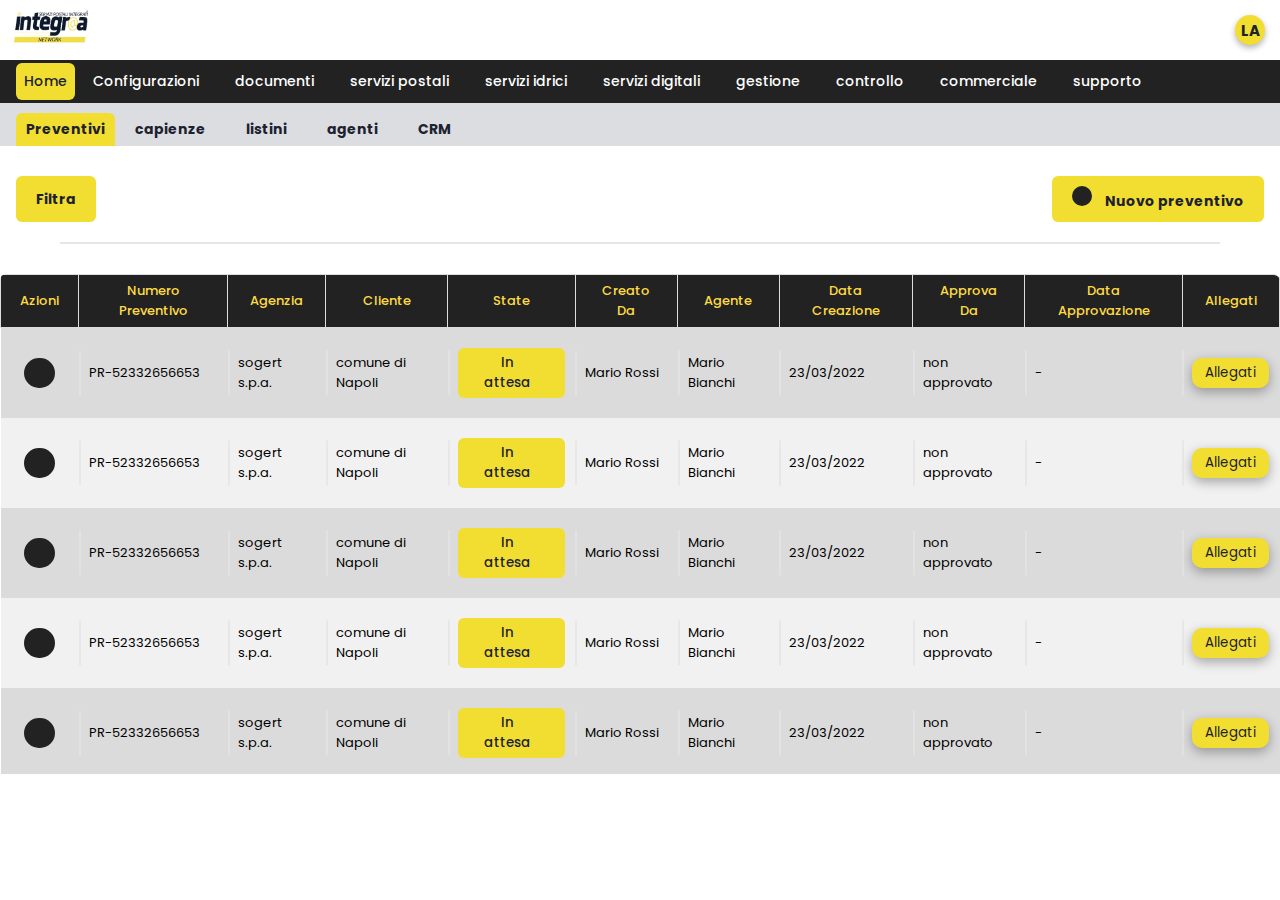
<file: index.html>
<!DOCTYPE html>
<html lang="en">
  <head>
    <meta charset="UTF-8" />
    <meta http-equiv="X-UA-Compatible" content="IE=edge" />
    <meta name="viewport" content="width=device-width, initial-scale=1.0" />
    <title>Integroa</title>
    <link
      rel="stylesheet"
      href="https://cdnjs.cloudflare.com/ajax/libs/font-awesome/6.2.0/css/all.min.css"
      integrity="sha512-xh6O/CkQoPOWDdYTDqeRdPCVd1SpvCA9XXcUnZS2FmJNp1coAFzvtCN9BmamE+4aHK8yyUHUSCcJHgXloTyT2A=="
      crossorigin="anonymous"
      referrerpolicy="no-referrer"
    />
    <link rel="preconnect" href="https://fonts.googleapis.com" />
    <link rel="preconnect" href="https://fonts.gstatic.com" crossorigin />
    <link
      href="https://fonts.googleapis.com/css2?family=Poppins:ital,wght@0,100;0,200;0,300;0,400;0,500;0,600;0,700;0,800;0,900;1,100;1,200;1,300;1,400;1,500;1,600;1,700;1,800;1,900&family=Roboto:ital,wght@0,100;0,300;0,400;0,500;0,700;0,900;1,100;1,300;1,400;1,500;1,700;1,900&display=swap"
      rel="stylesheet"
    />
    <link rel="stylesheet" href="style.css" />
  </head>

  <body>
    <header class="header d-flex justify-space-between">
      <div class="logo-container centerVH">
        <a href=""><img src="images/logo.PNG" width="100" /></a>
      </div>
      <ul class="header-list unstyled-list d-flex centerVH">
        <li class="header-list-item">
          <i class="fa-lg fa-solid fa-clipboard-check"></i>
        </li>
        <li class="header-list-item">
          <i class="fa-lg fa-solid fa-floppy-disk"></i>
        </li>
        <li class="header-list-item">
          <i class="fa-lg fa-solid fa-users"></i>
        </li>
        <li class="header-list-item">
          <i class="fa-lg fa-regular fa-bell"></i>
        </li>
        <li class="header-list-item centerVH profile-avatar">
          <p>LA</p>
        </li>
      </ul>
    </header>
    <nav class="navbar bg-dark container d-flex">
      <div class="menu-btn">
        <i class="fa-solid fa-bars fa-xl"></i>
      </div>
      <ul class="nav-list d-flex unstyled-list">
        <li class="nav-list-item">
          <a class="navbar-link active" href="">Home</a>
        </li>
        <li class="nav-list-item dropdown-item">
          <a href="" class="navbar-link">Configurazioni</a>
          <ul class="dropdown-item-list bg-dark text-center unstyled-list">
            <li class="sub-dropdown">
              <a class="dropdown-link" href="#">Anagrafica</a>
              <ul class="sub-dropdown-list bg-dark unstyled-list">
                <li><a class="dropdown-link" href="#">Cespiti</a></li>
                <li><a class="dropdown-link" href="#">Destinazioni</a></li>
              </ul>
            </li>
            <li><a class="dropdown-link" href="#">Cespiti</a></li>
            <li><a class="dropdown-link" href="#">Destinazioni</a></li>
          </ul>
        </li>
        <li class="nav-list-item dropdown-item">
          <a href="" class="navbar-link">documenti</a>
          <ul class="dropdown-item-list bg-dark text-center unstyled-list">
            <li>
              <a class="dropdown-link" href="#">Anagrafica</a>
            </li>
            <li><a class="dropdown-link" href="#">Cespiti</a></li>
            <li><a class="dropdown-link" href="#">Destinazioni</a></li>
          </ul>
        </li>

        <li class="nav-list-item">
          <a class="navbar-link" href="">servizi postali</a>
        </li>
        <li class="nav-list-item">
          <a class="navbar-link" href="">servizi idrici</a>
        </li>
        <li class="nav-list-item">
          <a class="navbar-link" href="">servizi digitali</a>
        </li>
        <li class="nav-list-item">
          <a class="navbar-link" href="">gestione</a>
        </li>
        <li class="nav-list-item">
          <a class="navbar-link" href="">controllo</a>
        </li>
        <li class="nav-list-item">
          <a class="navbar-link" href="">commerciale</a>
        </li>
        <li class="nav-list-item">
          <a class="navbar-link" href="">supporto</a>
        </li>
      </ul>
      <div class="close-btn">
        <i class="fa-solid fa-circle-xmark fa-2xl"></i>
      </div>
    </nav>
    <nav class="sub-nav container">
      <ul class="sub-nav-list d-flex unstyled-list">
        <li class="list-item d-flex align-items-center">
          <a class="active" href="#">Preventivi</a>
        </li>
        <li class="list-item d-flex align-items-center">
          <a href="#">capienze</a>
        </li>
        <li class="list-item d-flex align-items-center">
          <a href="#">listini</a>
        </li>
        <li class="list-item d-flex align-items-center">
          <a href="#">agenti</a>
        </li>
        <li class="list-item d-flex align-items-center"><a href="#">CRM</a></li>
      </ul>
    </nav>
    <div class="filter-control">
      <div class="container d-flex justify-space-between my-2">
        <button class="btn-primary filter-btn">Filtra</button>
        <button class="btn-primary add-btn">
          <a href="requestForm.html"
            ><span class="add-icon bg-dark"><i class="lni lni-plus"></i></span>
            Nuovo preventivo</a
          >
        </button>
      </div>
      <div class="hr-container">
        <hr />
      </div>
    </div>
    <!-- Starting table -->
    <div class="table-container">
      <table class="details-table">
        <thead>
          <tr>
            <th>azioni</th>
            <th>numero preventivo</th>
            <th>agenzia</th>
            <th>cliente</th>
            <th>state</th>
            <th>creato da</th>
            <th>agente</th>
            <th>data creazione</th>
            <th>approva da</th>
            <th>data approvazione</th>
            <th>allegati</th>
          </tr>
        </thead>
        <tbody>
          <tr>
            <td class="icon-cell">
              <button class="icon-cell-btn centerVH">
                <!-- <i class=" lni lni-line-dotted"></i> -->
                <i
                  class="fa-regular centerVH dotted-icon bg-dark fa-md fa-ellipsis"
                ></i>
              </button>
              <div class="dropdown">
                <div class="list-header">
                  <h2 class="opacity-30 fs-1">Altre opzioni</h2>
                </div>
                <hr />
                <ul class="unstyled-list remove-scroll">
                  <li><a href="#">element</a></li>
                  <li><a href="#">element</a></li>
                  <li><a href="#">element</a></li>
                  <li><a href="#">element</a></li>
                  <li><a href="#">element</a></li>
                  <li><a href="#">element</a></li>
                  <li><a href="#">element</a></li>
                  <li><a href="#">element</a></li>
                  <li><a href="#">element</a></li>
                  <li><a href="#">element</a></li>
                </ul>
              </div>
            </td>
            <td>PR-52332656653</td>
            <td>sogert s.p.a.</td>
            <td>comune di Napoli</td>
            <td class="state-cell">
              <button
                class="btn-primary state-dropdown-btn d-flex align-items-center"
              >
                In attesa <i class="fa-solid fa-caret-down"></i>
              </button>
              <ul class="unstyled-list state-dropdown-list">
                <li class="list-header">Stati</li>
                <hr />
                <li><button data-color="#f2de31">In attesa</button></li>
                <li>
                  <button data-color="#50b957">Approva de repsonsible</button>
                </li>
                <li>
                  <button data-color="#f45564">
                    Rigettato da responsablie
                  </button>
                </li>
                <li>
                  <button data-color="#008dcb">Inviato al celiente</button>
                </li>
                <li>
                  <button data-color="#31a339">Approvato da cliente</button>
                </li>
                <li>
                  <button data-color="#eb1a2d">Rigettato da cliente</button>
                </li>
              </ul>
            </td>
            <td><span>Mario Rossi</span></td>
            <td>Mario Bianchi</td>
            <td>23/03/2022</td>
            <td>non approvato</td>
            <td>-</td>
            <td>
              <button class="btn-primary attatch-btn">Allegati</button>
            </td>
          </tr>
          <tr>
            <td class="icon-cell">
              <button class="icon-cell-btn centerVH">
                <i
                  class="fa-regular centerVH dotted-icon bg-dark fa-md fa-ellipsis"
                ></i>
              </button>
              <div class="dropdown">
                <div class="list-header">
                  <h2 class="opacity-30 fs-1">Altre opzioni</h2>
                </div>
                <hr />
                <ul class="unstyled-list remove-scroll">
                  <li><a href="#">element</a></li>
                  <li><a href="#">element</a></li>
                  <li><a href="#">element</a></li>
                  <li><a href="#">element</a></li>
                  <li><a href="#">element</a></li>
                  <li><a href="#">element</a></li>
                  <li><a href="#">element</a></li>
                  <li><a href="#">element</a></li>
                  <li><a href="#">element</a></li>
                  <li><a href="#">element</a></li>
                </ul>
              </div>
            </td>
            <td>PR-52332656653</td>
            <td>sogert s.p.a.</td>
            <td>comune di Napoli</td>
            <td class="state-cell">
              <button
                class="btn-primary state-dropdown-btn d-flex align-items-center"
              >
                In attesa <i class="fa-solid fa-caret-down"></i>
              </button>
              <ul class="unstyled-list state-dropdown-list">
                <li class="list-header">Stati</li>
                <hr />
                <li><button data-color="#f2de31">In attesa</button></li>
                <li>
                  <button data-color="#50b957">Approva de repsonsible</button>
                </li>
                <li>
                  <button data-color="#f45564">
                    Rigettato da responsablie
                  </button>
                </li>
                <li>
                  <button data-color="#008dcb">Inviato al celiente</button>
                </li>
                <li>
                  <button data-color="#31a339">Approvato da cliente</button>
                </li>
                <li>
                  <button data-color="#eb1a2d">Rigettato da cliente</button>
                </li>
              </ul>
            </td>
            <td><span>Mario Rossi</span></td>
            <td>Mario Bianchi</td>
            <td>23/03/2022</td>
            <td>non approvato</td>
            <td>-</td>
            <td>
              <button class="btn-primary attatch-btn">Allegati</button>
            </td>
          </tr>
          <tr>
            <td class="icon-cell">
              <button class="icon-cell-btn centerVH">
                <i
                  class="fa-regular centerVH dotted-icon bg-dark fa-md fa-ellipsis"
                ></i>
              </button>
              <div class="dropdown">
                <div class="list-header">
                  <h2 class="opacity-30 fs-1">Altre opzioni</h2>
                </div>
                <hr />
                <ul class="unstyled-list remove-scroll">
                  <li><a href="#">element</a></li>
                  <li><a href="#">element</a></li>
                  <li><a href="#">element</a></li>
                  <li><a href="#">element</a></li>
                  <li><a href="#">element</a></li>
                  <li><a href="#">element</a></li>
                  <li><a href="#">element</a></li>
                  <li><a href="#">element</a></li>
                  <li><a href="#">element</a></li>
                  <li><a href="#">element</a></li>
                </ul>
              </div>
            </td>
            <td>PR-52332656653</td>
            <td>sogert s.p.a.</td>
            <td>comune di Napoli</td>
            <td class="state-cell">
              <button
                class="btn-primary state-dropdown-btn d-flex align-items-center"
              >
                In attesa <i class="fa-solid fa-caret-down"></i>
              </button>
              <ul class="unstyled-list state-dropdown-list">
                <li class="list-header">Stati</li>
                <hr />
                <li><button data-color="#f2de31">In attesa</button></li>
                <li>
                  <button data-color="#50b957">Approva de repsonsible</button>
                </li>
                <li>
                  <button data-color="#f45564">
                    Rigettato da responsablie
                  </button>
                </li>
                <li>
                  <button data-color="#008dcb">Inviato al celiente</button>
                </li>
                <li>
                  <button data-color="#31a339">Approvato da cliente</button>
                </li>
                <li>
                  <button data-color="#eb1a2d">Rigettato da cliente</button>
                </li>
              </ul>
            </td>
            <td><span>Mario Rossi</span></td>
            <td>Mario Bianchi</td>
            <td>23/03/2022</td>
            <td>non approvato</td>
            <td>-</td>
            <td>
              <button class="btn-primary attatch-btn">Allegati</button>
            </td>
          </tr>
          <tr>
            <td class="icon-cell">
              <button class="icon-cell-btn centerVH">
                <i
                  class="fa-regular centerVH dotted-icon bg-dark fa-md fa-ellipsis"
                ></i>
              </button>
              <div class="dropdown">
                <div class="list-header">
                  <h2 class="opacity-30 fs-1">Altre opzioni</h2>
                </div>
                <hr />
                <ul class="unstyled-list remove-scroll">
                  <li><a href="#">element</a></li>
                  <li><a href="#">element</a></li>
                  <li><a href="#">element</a></li>
                  <li><a href="#">element</a></li>
                  <li><a href="#">element</a></li>
                  <li><a href="#">element</a></li>
                  <li><a href="#">element</a></li>
                  <li><a href="#">element</a></li>
                  <li><a href="#">element</a></li>
                  <li><a href="#">element</a></li>
                </ul>
              </div>
            </td>
            <td>PR-52332656653</td>
            <td>sogert s.p.a.</td>
            <td>comune di Napoli</td>
            <td class="state-cell">
              <button
                class="btn-primary state-dropdown-btn d-flex align-items-center"
              >
                In attesa <i class="fa-solid fa-caret-down"></i>
              </button>
              <ul class="unstyled-list state-dropdown-list">
                <li class="list-header">Stati</li>
                <hr />
                <li><button data-color="#f2de31">In attesa</button></li>
                <li>
                  <button data-color="#50b957">Approva de repsonsible</button>
                </li>
                <li>
                  <button data-color="#f45564">
                    Rigettato da responsablie
                  </button>
                </li>
                <li>
                  <button data-color="#008dcb">Inviato al celiente</button>
                </li>
                <li>
                  <button data-color="#31a339">Approvato da cliente</button>
                </li>
                <li>
                  <button data-color="#eb1a2d">Rigettato da cliente</button>
                </li>
              </ul>
            </td>
            <td><span>Mario Rossi</span></td>
            <td>Mario Bianchi</td>
            <td>23/03/2022</td>
            <td>non approvato</td>
            <td>-</td>
            <td>
              <button class="btn-primary attatch-btn">Allegati</button>
            </td>
          </tr>
          <tr>
            <td class="icon-cell">
              <button class="icon-cell-btn centerVH">
                <i
                  class="fa-regular centerVH dotted-icon bg-dark fa-md fa-ellipsis"
                ></i>
              </button>
              <div class="dropdown">
                <div class="list-header">
                  <h2 class="opacity-30 fs-1">Altre opzioni</h2>
                </div>
                <hr />
                <ul class="unstyled-list remove-scroll">
                  <li><a href="#">element</a></li>
                  <li><a href="#">element</a></li>
                  <li><a href="#">element</a></li>
                  <li><a href="#">element</a></li>
                  <li><a href="#">element</a></li>
                  <li><a href="#">element</a></li>
                  <li><a href="#">element</a></li>
                  <li><a href="#">element</a></li>
                  <li><a href="#">element</a></li>
                  <li><a href="#">element</a></li>
                </ul>
              </div>
            </td>
            <td>PR-52332656653</td>
            <td>sogert s.p.a.</td>
            <td>comune di Napoli</td>
            <td class="state-cell">
              <button
                class="btn-primary state-dropdown-btn d-flex align-items-center"
              >
                In attesa <i class="fa-solid fa-caret-down"></i>
              </button>
              <ul class="unstyled-list state-dropdown-list">
                <li class="list-header">Stati</li>
                <hr />
                <li><button data-color="#f2de31">In attesa</button></li>
                <li>
                  <button data-color="#50b957">Approva de repsonsible</button>
                </li>
                <li>
                  <button data-color="#f45564">
                    Rigettato da responsablie
                  </button>
                </li>
                <li>
                  <button data-color="#008dcb">Inviato al celiente</button>
                </li>
                <li>
                  <button data-color="#31a339">Approvato da cliente</button>
                </li>
                <li>
                  <button data-color="#eb1a2d">Rigettato da cliente</button>
                </li>
              </ul>
            </td>
            <td><span>Mario Rossi</span></td>
            <td>Mario Bianchi</td>
            <td>23/03/2022</td>
            <td>non approvato</td>
            <td>-</td>
            <td>
              <button class="btn-primary attatch-btn">Allegati</button>
            </td>
          </tr>
          <tr>
            <td class="icon-cell">
              <button class="icon-cell-btn centerVH">
                <i
                  class="fa-regular centerVH dotted-icon bg-dark fa-md fa-ellipsis"
                ></i>
              </button>
              <div class="dropdown">
                <div class="list-header">
                  <h2 class="opacity-30 fs-1">Altre opzioni</h2>
                </div>
                <hr />
                <ul class="unstyled-list remove-scroll">
                  <li><a href="#">element</a></li>
                  <li><a href="#">element</a></li>
                  <li><a href="#">element</a></li>
                  <li><a href="#">element</a></li>
                  <li><a href="#">element</a></li>
                  <li><a href="#">element</a></li>
                  <li><a href="#">element</a></li>
                  <li><a href="#">element</a></li>
                  <li><a href="#">element</a></li>
                  <li><a href="#">element</a></li>
                </ul>
              </div>
            </td>
            <td>PR-52332656653</td>
            <td>sogert s.p.a.</td>
            <td>comune di Napoli</td>
            <td class="state-cell">
              <button
                class="btn-primary state-dropdown-btn d-flex align-items-center"
              >
                In attesa <i class="fa-solid fa-caret-down"></i>
              </button>
              <ul class="unstyled-list state-dropdown-list">
                <li class="list-header">Stati</li>
                <hr />
                <li><button data-color="#f2de31">In attesa</button></li>
                <li>
                  <button data-color="#50b957">Approva de repsonsible</button>
                </li>
                <li>
                  <button data-color="#f45564">
                    Rigettato da responsablie
                  </button>
                </li>
                <li>
                  <button data-color="#008dcb">Inviato al celiente</button>
                </li>
                <li>
                  <button data-color="#31a339">Approvato da cliente</button>
                </li>
                <li>
                  <button data-color="#eb1a2d">Rigettato da cliente</button>
                </li>
              </ul>
            </td>
            <td><span>Mario Rossi</span></td>
            <td>Mario Bianchi</td>
            <td>23/03/2022</td>
            <td>non approvato</td>
            <td>-</td>
            <td>
              <button class="btn-primary attatch-btn">Allegati</button>
            </td>
          </tr>
          <tr>
            <td class="icon-cell">
              <button class="icon-cell-btn centerVH">
                <i
                  class="fa-regular centerVH dotted-icon bg-dark fa-md fa-ellipsis"
                ></i>
              </button>
              <div class="dropdown">
                <div class="list-header">
                  <h2 class="opacity-30 fs-1">Altre opzioni</h2>
                </div>
                <hr />
                <ul class="unstyled-list remove-scroll">
                  <li><a href="#">element</a></li>
                  <li><a href="#">element</a></li>
                  <li><a href="#">element</a></li>
                  <li><a href="#">element</a></li>
                  <li><a href="#">element</a></li>
                  <li><a href="#">element</a></li>
                  <li><a href="#">element</a></li>
                  <li><a href="#">element</a></li>
                  <li><a href="#">element</a></li>
                  <li><a href="#">element</a></li>
                </ul>
              </div>
            </td>
            <td>PR-52332656653</td>
            <td>sogert s.p.a.</td>
            <td>comune di Napoli</td>
            <td class="state-cell">
              <button
                class="btn-primary state-dropdown-btn d-flex align-items-center"
              >
                In attesa <i class="fa-solid fa-caret-down"></i>
              </button>
              <ul class="unstyled-list state-dropdown-list">
                <li class="list-header">Stati</li>
                <hr />
                <li><button data-color="#f2de31">In attesa</button></li>
                <li>
                  <button data-color="#50b957">Approva de repsonsible</button>
                </li>
                <li>
                  <button data-color="#f45564">
                    Rigettato da responsablie
                  </button>
                </li>
                <li>
                  <button data-color="#008dcb">Inviato al celiente</button>
                </li>
                <li>
                  <button data-color="#31a339">Approvato da cliente</button>
                </li>
                <li>
                  <button data-color="#eb1a2d">Rigettato da cliente</button>
                </li>
              </ul>
            </td>
            <td><span>Mario Rossi</span></td>
            <td>Mario Bianchi</td>
            <td>23/03/2022</td>
            <td>non approvato</td>
            <td>-</td>
            <td>
              <button class="btn-primary attatch-btn">Allegati</button>
            </td>
          </tr>
          <tr>
            <td class="icon-cell">
              <button class="icon-cell-btn centerVH">
                <i
                  class="fa-regular centerVH dotted-icon bg-dark fa-md fa-ellipsis"
                ></i>
              </button>
              <div class="dropdown">
                <div class="list-header">
                  <h2 class="opacity-30 fs-1">Altre opzioni</h2>
                </div>
                <hr />
                <ul class="unstyled-list remove-scroll">
                  <li><a href="#">element</a></li>
                  <li><a href="#">element</a></li>
                  <li><a href="#">element</a></li>
                  <li><a href="#">element</a></li>
                  <li><a href="#">element</a></li>
                  <li><a href="#">element</a></li>
                  <li><a href="#">element</a></li>
                  <li><a href="#">element</a></li>
                  <li><a href="#">element</a></li>
                  <li><a href="#">element</a></li>
                </ul>
              </div>
            </td>
            <td>PR-52332656653</td>
            <td>sogert s.p.a.</td>
            <td>comune di Napoli</td>
            <td class="state-cell">
              <button
                class="btn-primary state-dropdown-btn d-flex align-items-center"
              >
                In attesa <i class="fa-solid fa-caret-down"></i>
              </button>
              <ul class="unstyled-list state-dropdown-list">
                <li class="list-header">Stati</li>
                <hr />
                <li><button data-color="#f2de31">In attesa</button></li>
                <li>
                  <button data-color="#50b957">Approva de repsonsible</button>
                </li>
                <li>
                  <button data-color="#f45564">
                    Rigettato da responsablie
                  </button>
                </li>
                <li>
                  <button data-color="#008dcb">Inviato al celiente</button>
                </li>
                <li>
                  <button data-color="#31a339">Approvato da cliente</button>
                </li>
                <li>
                  <button data-color="#eb1a2d">Rigettato da cliente</button>
                </li>
              </ul>
            </td>
            <td><span>Mario Rossi</span></td>
            <td>Mario Bianchi</td>
            <td>23/03/2022</td>
            <td>non approvato</td>
            <td>-</td>
            <td>
              <button class="btn-primary attatch-btn">Allegati</button>
            </td>
          </tr>
          <tr>
            <td class="icon-cell">
              <button class="icon-cell-btn centerVH">
                <i
                  class="fa-regular centerVH dotted-icon bg-dark fa-md fa-ellipsis"
                ></i>
              </button>
              <div class="dropdown">
                <div class="list-header">
                  <h2 class="opacity-30 fs-1">Altre opzioni</h2>
                </div>
                <hr />
                <ul class="unstyled-list remove-scroll">
                  <li><a href="#">element</a></li>
                  <li><a href="#">element</a></li>
                  <li><a href="#">element</a></li>
                  <li><a href="#">element</a></li>
                  <li><a href="#">element</a></li>
                  <li><a href="#">element</a></li>
                  <li><a href="#">element</a></li>
                  <li><a href="#">element</a></li>
                  <li><a href="#">element</a></li>
                  <li><a href="#">element</a></li>
                </ul>
              </div>
            </td>
            <td>PR-52332656653</td>
            <td>sogert s.p.a.</td>
            <td>comune di Napoli</td>
            <td class="state-cell">
              <button
                class="btn-primary state-dropdown-btn d-flex align-items-center"
              >
                In attesa <i class="fa-solid fa-caret-down"></i>
              </button>
              <ul class="unstyled-list state-dropdown-list">
                <li class="list-header">Stati</li>
                <hr />
                <li><button data-color="#f2de31">In attesa</button></li>
                <li>
                  <button data-color="#50b957">Approva de repsonsible</button>
                </li>
                <li>
                  <button data-color="#f45564">
                    Rigettato da responsablie
                  </button>
                </li>
                <li>
                  <button data-color="#008dcb">Inviato al celiente</button>
                </li>
                <li>
                  <button data-color="#31a339">Approvato da cliente</button>
                </li>
                <li>
                  <button data-color="#eb1a2d">Rigettato da cliente</button>
                </li>
              </ul>
            </td>
            <td><span>Mario Rossi</span></td>
            <td>Mario Bianchi</td>
            <td>23/03/2022</td>
            <td>non approvato</td>
            <td>-</td>
            <td>
              <button class="btn-primary attatch-btn">Allegati</button>
            </td>
          </tr>
          <tr>
            <td class="icon-cell">
              <button class="icon-cell-btn centerVH">
                <i
                  class="fa-regular centerVH dotted-icon bg-dark fa-md fa-ellipsis"
                ></i>
              </button>
              <div class="dropdown">
                <div class="list-header">
                  <h2 class="opacity-30 fs-1">Altre opzioni</h2>
                </div>
                <hr />
                <ul class="unstyled-list remove-scroll">
                  <li><a href="#">element</a></li>
                  <li><a href="#">element</a></li>
                  <li><a href="#">element</a></li>
                  <li><a href="#">element</a></li>
                  <li><a href="#">element</a></li>
                  <li><a href="#">element</a></li>
                  <li><a href="#">element</a></li>
                  <li><a href="#">element</a></li>
                  <li><a href="#">element</a></li>
                  <li><a href="#">element</a></li>
                </ul>
              </div>
            </td>
            <td>PR-52332656653</td>
            <td>sogert s.p.a.</td>
            <td>comune di Napoli</td>
            <td class="state-cell">
              <button
                class="btn-primary state-dropdown-btn d-flex align-items-center"
              >
                In attesa <i class="fa-solid fa-caret-down"></i>
              </button>
              <ul class="unstyled-list state-dropdown-list">
                <li class="list-header">Stati</li>
                <hr />
                <li><button data-color="#f2de31">In attesa</button></li>
                <li>
                  <button data-color="#50b957">Approva de repsonsible</button>
                </li>
                <li>
                  <button data-color="#f45564">
                    Rigettato da responsablie
                  </button>
                </li>
                <li>
                  <button data-color="#008dcb">Inviato al celiente</button>
                </li>
                <li>
                  <button data-color="#31a339">Approvato da cliente</button>
                </li>
                <li>
                  <button data-color="#eb1a2d">Rigettato da cliente</button>
                </li>
              </ul>
            </td>
            <td><span>Mario Rossi</span></td>
            <td>Mario Bianchi</td>
            <td>23/03/2022</td>
            <td>non approvato</td>
            <td>-</td>
            <td>
              <button class="btn-primary attatch-btn">Allegati</button>
            </td>
          </tr>
          <tr>
            <td class="icon-cell">
              <button class="icon-cell-btn centerVH">
                <i
                  class="fa-regular centerVH dotted-icon bg-dark fa-md fa-ellipsis"
                ></i>
              </button>
              <div class="dropdown">
                <div class="list-header">
                  <h2 class="opacity-30 fs-1">Altre opzioni</h2>
                </div>
                <hr />
                <ul class="unstyled-list remove-scroll">
                  <li><a href="#">element</a></li>
                  <li><a href="#">element</a></li>
                  <li><a href="#">element</a></li>
                  <li><a href="#">element</a></li>
                  <li><a href="#">element</a></li>
                  <li><a href="#">element</a></li>
                  <li><a href="#">element</a></li>
                  <li><a href="#">element</a></li>
                  <li><a href="#">element</a></li>
                  <li><a href="#">element</a></li>
                </ul>
              </div>
            </td>
            <td>PR-52332656653</td>
            <td>sogert s.p.a.</td>
            <td>comune di Napoli</td>
            <td class="state-cell">
              <button
                class="btn-primary state-dropdown-btn d-flex align-items-center"
              >
                In attesa <i class="fa-solid fa-caret-down"></i>
              </button>
              <ul class="unstyled-list state-dropdown-list">
                <li class="list-header">Stati</li>
                <hr />
                <li><button data-color="#f2de31">In attesa</button></li>
                <li>
                  <button data-color="#50b957">Approva de repsonsible</button>
                </li>
                <li>
                  <button data-color="#f45564">
                    Rigettato da responsablie
                  </button>
                </li>
                <li>
                  <button data-color="#008dcb">Inviato al celiente</button>
                </li>
                <li>
                  <button data-color="#31a339">Approvato da cliente</button>
                </li>
                <li>
                  <button data-color="#eb1a2d">Rigettato da cliente</button>
                </li>
              </ul>
            </td>
            <td><span>Mario Rossi</span></td>
            <td>Mario Bianchi</td>
            <td>23/03/2022</td>
            <td>non approvato</td>
            <td>-</td>
            <td>
              <button class="btn-primary attatch-btn">Allegati</button>
            </td>
          </tr>
          <tr>
            <td class="icon-cell">
              <button class="icon-cell-btn centerVH">
                <i
                  class="fa-regular centerVH dotted-icon bg-dark fa-md fa-ellipsis"
                ></i>
              </button>
              <div class="dropdown">
                <div class="list-header">
                  <h2 class="opacity-30 fs-1">Altre opzioni</h2>
                </div>
                <hr />
                <ul class="unstyled-list remove-scroll">
                  <li><a href="#">element</a></li>
                  <li><a href="#">element</a></li>
                  <li><a href="#">element</a></li>
                  <li><a href="#">element</a></li>
                  <li><a href="#">element</a></li>
                  <li><a href="#">element</a></li>
                  <li><a href="#">element</a></li>
                  <li><a href="#">element</a></li>
                  <li><a href="#">element</a></li>
                  <li><a href="#">element</a></li>
                </ul>
              </div>
            </td>
            <td>PR-52332656653</td>
            <td>sogert s.p.a.</td>
            <td>comune di Napoli</td>
            <td class="state-cell">
              <button
                class="btn-primary state-dropdown-btn d-flex align-items-center"
              >
                In attesa <i class="fa-solid fa-caret-down"></i>
              </button>
              <ul class="unstyled-list state-dropdown-list">
                <li class="list-header">Stati</li>
                <hr />
                <li><button data-color="#f2de31">In attesa</button></li>
                <li>
                  <button data-color="#50b957">Approva de repsonsible</button>
                </li>
                <li>
                  <button data-color="#f45564">
                    Rigettato da responsablie
                  </button>
                </li>
                <li>
                  <button data-color="#008dcb">Inviato al celiente</button>
                </li>
                <li>
                  <button data-color="#31a339">Approvato da cliente</button>
                </li>
                <li>
                  <button data-color="#eb1a2d">Rigettato da cliente</button>
                </li>
              </ul>
            </td>
            <td><span>Mario Rossi</span></td>
            <td>Mario Bianchi</td>
            <td>23/03/2022</td>
            <td>non approvato</td>
            <td>-</td>
            <td>
              <button class="btn-primary attatch-btn">Allegati</button>
            </td>
          </tr>
          <tr>
            <td class="icon-cell">
              <button class="icon-cell-btn centerVH">
                <i
                  class="fa-regular centerVH dotted-icon bg-dark fa-md fa-ellipsis"
                ></i>
              </button>
              <div class="dropdown">
                <div class="list-header">
                  <h2 class="opacity-30 fs-1">Altre opzioni</h2>
                </div>
                <hr />
                <ul class="unstyled-list remove-scroll">
                  <li><a href="#">element</a></li>
                  <li><a href="#">element</a></li>
                  <li><a href="#">element</a></li>
                  <li><a href="#">element</a></li>
                  <li><a href="#">element</a></li>
                  <li><a href="#">element</a></li>
                  <li><a href="#">element</a></li>
                  <li><a href="#">element</a></li>
                  <li><a href="#">element</a></li>
                  <li><a href="#">element</a></li>
                </ul>
              </div>
            </td>
            <td>PR-52332656653</td>
            <td>sogert s.p.a.</td>
            <td>comune di Napoli</td>
            <td class="state-cell">
              <button
                class="btn-primary state-dropdown-btn d-flex align-items-center"
              >
                In attesa <i class="fa-solid fa-caret-down"></i>
              </button>
              <ul class="unstyled-list state-dropdown-list">
                <li class="list-header">Stati</li>
                <hr />
                <li><button data-color="#f2de31">In attesa</button></li>
                <li>
                  <button data-color="#50b957">Approva de repsonsible</button>
                </li>
                <li>
                  <button data-color="#f45564">
                    Rigettato da responsablie
                  </button>
                </li>
                <li>
                  <button data-color="#008dcb">Inviato al celiente</button>
                </li>
                <li>
                  <button data-color="#31a339">Approvato da cliente</button>
                </li>
                <li>
                  <button data-color="#eb1a2d">Rigettato da cliente</button>
                </li>
              </ul>
            </td>
            <td><span>Mario Rossi</span></td>
            <td>Mario Bianchi</td>
            <td>23/03/2022</td>
            <td>non approvato</td>
            <td>-</td>
            <td>
              <button class="btn-primary attatch-btn">Allegati</button>
            </td>
          </tr>
          <tr>
            <td class="icon-cell">
              <button class="icon-cell-btn centerVH">
                <i
                  class="fa-regular centerVH dotted-icon bg-dark fa-md fa-ellipsis"
                ></i>
              </button>
              <div class="dropdown">
                <div class="list-header">
                  <h2 class="opacity-30 fs-1">Altre opzioni</h2>
                </div>
                <hr />
                <ul class="unstyled-list remove-scroll">
                  <li><a href="#">element</a></li>
                  <li><a href="#">element</a></li>
                  <li><a href="#">element</a></li>
                  <li><a href="#">element</a></li>
                  <li><a href="#">element</a></li>
                  <li><a href="#">element</a></li>
                  <li><a href="#">element</a></li>
                  <li><a href="#">element</a></li>
                  <li><a href="#">element</a></li>
                  <li><a href="#">element</a></li>
                </ul>
              </div>
            </td>
            <td>PR-52332656653</td>
            <td>sogert s.p.a.</td>
            <td>comune di Napoli</td>
            <td class="state-cell">
              <button
                class="btn-primary state-dropdown-btn d-flex align-items-center"
              >
                In attesa <i class="fa-solid fa-caret-down"></i>
              </button>
              <ul class="unstyled-list state-dropdown-list">
                <li class="list-header">Stati</li>
                <hr />
                <li><button data-color="#f2de31">In attesa</button></li>
                <li>
                  <button data-color="#50b957">Approva de repsonsible</button>
                </li>
                <li>
                  <button data-color="#f45564">
                    Rigettato da responsablie
                  </button>
                </li>
                <li>
                  <button data-color="#008dcb">Inviato al celiente</button>
                </li>
                <li>
                  <button data-color="#31a339">Approvato da cliente</button>
                </li>
                <li>
                  <button data-color="#eb1a2d">Rigettato da cliente</button>
                </li>
              </ul>
            </td>
            <td><span>Mario Rossi</span></td>
            <td>Mario Bianchi</td>
            <td>23/03/2022</td>
            <td>non approvato</td>
            <td>-</td>
            <td>
              <button class="btn-primary attatch-btn">Allegati</button>
            </td>
          </tr>
          <tr>
            <td class="icon-cell">
              <button class="icon-cell-btn centerVH">
                <i
                  class="fa-regular centerVH dotted-icon bg-dark fa-md fa-ellipsis"
                ></i>
              </button>
              <div class="dropdown">
                <div class="list-header">
                  <h2 class="opacity-30 fs-1">Altre opzioni</h2>
                </div>
                <hr />
                <ul class="unstyled-list remove-scroll">
                  <li><a href="#">element</a></li>
                  <li><a href="#">element</a></li>
                  <li><a href="#">element</a></li>
                  <li><a href="#">element</a></li>
                  <li><a href="#">element</a></li>
                  <li><a href="#">element</a></li>
                  <li><a href="#">element</a></li>
                  <li><a href="#">element</a></li>
                  <li><a href="#">element</a></li>
                  <li><a href="#">element</a></li>
                </ul>
              </div>
            </td>
            <td>PR-52332656653</td>
            <td>sogert s.p.a.</td>
            <td>comune di Napoli</td>
            <td class="state-cell">
              <button
                class="btn-primary state-dropdown-btn d-flex align-items-center"
              >
                In attesa <i class="fa-solid fa-caret-down"></i>
              </button>
              <ul class="unstyled-list state-dropdown-list">
                <li class="list-header">Stati</li>
                <hr />
                <li><button data-color="#f2de31">In attesa</button></li>
                <li>
                  <button data-color="#50b957">Approva de repsonsible</button>
                </li>
                <li>
                  <button data-color="#f45564">
                    Rigettato da responsablie
                  </button>
                </li>
                <li>
                  <button data-color="#008dcb">Inviato al celiente</button>
                </li>
                <li>
                  <button data-color="#31a339">Approvato da cliente</button>
                </li>
                <li>
                  <button data-color="#eb1a2d">Rigettato da cliente</button>
                </li>
              </ul>
            </td>
            <td><span>Mario Rossi</span></td>
            <td>Mario Bianchi</td>
            <td>23/03/2022</td>
            <td>non approvato</td>
            <td>-</td>
            <td>
              <button class="btn-primary attatch-btn">Allegati</button>
            </td>
          </tr>
          <tr>
            <td class="icon-cell">
              <button class="icon-cell-btn centerVH">
                <i
                  class="fa-regular centerVH dotted-icon bg-dark fa-md fa-ellipsis"
                ></i>
              </button>
              <div class="dropdown">
                <div class="list-header">
                  <h2 class="opacity-30 fs-1">Altre opzioni</h2>
                </div>
                <hr />
                <ul class="unstyled-list remove-scroll">
                  <li><a href="#">element</a></li>
                  <li><a href="#">element</a></li>
                  <li><a href="#">element</a></li>
                  <li><a href="#">element</a></li>
                  <li><a href="#">element</a></li>
                  <li><a href="#">element</a></li>
                  <li><a href="#">element</a></li>
                  <li><a href="#">element</a></li>
                  <li><a href="#">element</a></li>
                  <li><a href="#">element</a></li>
                </ul>
              </div>
            </td>
            <td>PR-52332656653</td>
            <td>sogert s.p.a.</td>
            <td>comune di Napoli</td>
            <td class="state-cell">
              <button
                class="btn-primary state-dropdown-btn d-flex align-items-center"
              >
                In attesa <i class="fa-solid fa-caret-down"></i>
              </button>
              <ul class="unstyled-list state-dropdown-list">
                <li class="list-header">Stati</li>
                <hr />
                <li><button data-color="#f2de31">In attesa</button></li>
                <li>
                  <button data-color="#50b957">Approva de repsonsible</button>
                </li>
                <li>
                  <button data-color="#f45564">
                    Rigettato da responsablie
                  </button>
                </li>
                <li>
                  <button data-color="#008dcb">Inviato al celiente</button>
                </li>
                <li>
                  <button data-color="#31a339">Approvato da cliente</button>
                </li>
                <li>
                  <button data-color="#eb1a2d">Rigettato da cliente</button>
                </li>
              </ul>
            </td>
            <td><span>Mario Rossi</span></td>
            <td>Mario Bianchi</td>
            <td>23/03/2022</td>
            <td>non approvato</td>
            <td>-</td>
            <td>
              <button class="btn-primary attatch-btn">Allegati</button>
            </td>
          </tr>
          <tr>
            <td class="icon-cell">
              <button class="icon-cell-btn centerVH">
                <i
                  class="fa-regular centerVH dotted-icon bg-dark fa-md fa-ellipsis"
                ></i>
              </button>
              <div class="dropdown">
                <div class="list-header">
                  <h2 class="opacity-30 fs-1">Altre opzioni</h2>
                </div>
                <hr />
                <ul class="unstyled-list remove-scroll">
                  <li><a href="#">element</a></li>
                  <li><a href="#">element</a></li>
                  <li><a href="#">element</a></li>
                  <li><a href="#">element</a></li>
                  <li><a href="#">element</a></li>
                  <li><a href="#">element</a></li>
                  <li><a href="#">element</a></li>
                  <li><a href="#">element</a></li>
                  <li><a href="#">element</a></li>
                  <li><a href="#">element</a></li>
                </ul>
              </div>
            </td>
            <td>PR-52332656653</td>
            <td>sogert s.p.a.</td>
            <td>comune di Napoli</td>
            <td class="state-cell">
              <button
                class="btn-primary state-dropdown-btn d-flex align-items-center"
              >
                In attesa <i class="fa-solid fa-caret-down"></i>
              </button>
              <ul class="unstyled-list state-dropdown-list">
                <li class="list-header">Stati</li>
                <hr />
                <li><button data-color="#f2de31">In attesa</button></li>
                <li>
                  <button data-color="#50b957">Approva de repsonsible</button>
                </li>
                <li>
                  <button data-color="#f45564">
                    Rigettato da responsablie
                  </button>
                </li>
                <li>
                  <button data-color="#008dcb">Inviato al celiente</button>
                </li>
                <li>
                  <button data-color="#31a339">Approvato da cliente</button>
                </li>
                <li>
                  <button data-color="#eb1a2d">Rigettato da cliente</button>
                </li>
              </ul>
            </td>
            <td><span>Mario Rossi</span></td>
            <td>Mario Bianchi</td>
            <td>23/03/2022</td>
            <td>non approvato</td>
            <td>-</td>
            <td>
              <button class="btn-primary attatch-btn">Allegati</button>
            </td>
          </tr>
          <tr>
            <td class="icon-cell">
              <button class="icon-cell-btn centerVH">
                <i
                  class="fa-regular centerVH dotted-icon bg-dark fa-md fa-ellipsis"
                ></i>
              </button>
              <div class="dropdown">
                <div class="list-header">
                  <h2 class="opacity-30 fs-1">Altre opzioni</h2>
                </div>
                <hr />
                <ul class="unstyled-list remove-scroll">
                  <li><a href="#">element</a></li>
                  <li><a href="#">element</a></li>
                  <li><a href="#">element</a></li>
                  <li><a href="#">element</a></li>
                  <li><a href="#">element</a></li>
                  <li><a href="#">element</a></li>
                  <li><a href="#">element</a></li>
                  <li><a href="#">element</a></li>
                  <li><a href="#">element</a></li>
                  <li><a href="#">element</a></li>
                </ul>
              </div>
            </td>
            <td>PR-52332656653</td>
            <td>sogert s.p.a.</td>
            <td>comune di Napoli</td>
            <td class="state-cell">
              <button
                class="btn-primary state-dropdown-btn d-flex align-items-center"
              >
                In attesa <i class="fa-solid fa-caret-down"></i>
              </button>
              <ul class="unstyled-list state-dropdown-list">
                <li class="list-header">Stati</li>
                <hr />
                <li><button data-color="#f2de31">In attesa</button></li>
                <li>
                  <button data-color="#50b957">Approva de repsonsible</button>
                </li>
                <li>
                  <button data-color="#f45564">
                    Rigettato da responsablie
                  </button>
                </li>
                <li>
                  <button data-color="#008dcb">Inviato al celiente</button>
                </li>
                <li>
                  <button data-color="#31a339">Approvato da cliente</button>
                </li>
                <li>
                  <button data-color="#eb1a2d">Rigettato da cliente</button>
                </li>
              </ul>
            </td>
            <td><span>Mario Rossi</span></td>
            <td>Mario Bianchi</td>
            <td>23/03/2022</td>
            <td>non approvato</td>
            <td>-</td>
            <td>
              <button class="btn-primary attatch-btn">Allegati</button>
            </td>
          </tr>
        </tbody>
        <tfoot>
          <tr>
            <td colspan="11">
              <div class="table-footer d-flex">
                <div class="pagination-result">
                  <span>Risultati per pagina</span>
                  <span>20</span>
                </div>
                <div class="pagination-nums d-flex">
                  <span><i class="fa-solid fa-caret-down"></i></span>
                  <a href="#" class="active">1</a>
                  <a href="#" class="">2</a>
                  <span>...</span>
                  <a href="#" class="">22</a>
                  <a href="#" class="">23</a>
                </div>
              </div>
            </td>
          </tr>
        </tfoot>
      </table>
    </div>
    <!-- ending table -->

    <!-- Starting item details -->
    <div class="overlay">
      <section class="item-details">
        <div class="d-flex justify-space-between my-2 upper centerV">
          <div class="icon-left close-icon">
            <i class="fa-solid fa-chevron-left"></i>
          </div>
          <a href="#">April il prevetivo con un'altro tab</a>
        </div>
        <div class="details d-flex justify-space-between my-2">
          <div class="left">
            <h1>Sogert S.p.a</h1>
            <ul class="unstyled-list">
              <li>IT534864546421</li>
              <li>Via Napoli, 80010 Napoli (NA)</li>
              <li>+201282848843</li>
              <li>+201208804130</li>
              <li>storex@gamil.com</li>
            </ul>
          </div>
          <div class="right">
            <ul class="unstyled-list">
              <li>
                <h1>N Preventivo <span>562354</span></h1>
              </li>
              <li>
                <h1>Creato da <span>Mario Rossi</span></h1>
              </li>
              <li>
                <h1>Approvato da: <span>Giuseppe Miragila</span></h1>
              </li>
            </ul>
          </div>
        </div>
        <div class="hr-container"><hr /></div>
        <section class="products-list d-flex">
          <div class="table-container">
            <h1 class="text-center">
              Lista prodotti <i class="fa-solid fa-print"></i>
            </h1>
            <table class="products-table">
              <thead>
                <tr>
                  <th>Azioni</th>
                  <th>Prodotto</th>
                  <th>Cordice prodotto Tipologia</th>
                  <th>Categoria Servizio</th>
                  <th>IVA sconto</th>
                  <th>Prezzo netto Quantita</th>
                </tr>
              </thead>
              <tbody>
                <tr>
                  <td colspan="6 " class="td-address">
                    Commessa N 20220630112016-62BD86F02
                  </td>
                </tr>
                <tr>
                  <td class="icons-cell text-center">
                    <div
                      class="icons-container filled-bullet line-left half-line-bottom"
                    >
                      <i class="centerVH fa-solid fa-ellipsis bg-dark"></i>
                      <i class="centerVH fa-solid fa-caret-down bg-dark"></i>
                    </div>
                  </td>
                  <td>tari -1 fg f</td>
                  <td>tari22 combinato</td>
                  <td>Postale servici stampe</td>
                  <td>22% 0%</td>
                  <td>1000,15 E</td>
                </tr>
                <tr>
                  <td class="icons-cell text-center">
                    <div class="icons-container line-left">
                      <i class="centerVH fa-solid fa-ellipsis bg-dark"></i>
                      <i class="centerVH fa-solid fa-caret-down bg-dark"></i>
                    </div>
                  </td>
                  <td>tari -1 fg f</td>
                  <td>tari22 combinato</td>
                  <td>Postale servici stampe</td>
                  <td>22% 0%</td>
                  <td>1000,15 E</td>
                </tr>
                <tr>
                  <td class="icons-cell text-center">
                    <div class="icons-container line-left">
                      <i class="centerVH fa-solid fa-ellipsis bg-dark"></i>
                      <i class="centerVH fa-solid fa-caret-down bg-dark"></i>
                    </div>
                  </td>
                  <td>tari -1 fg f</td>
                  <td>tari22 combinato</td>
                  <td>Postale servici stampe</td>
                  <td>22% 0%</td>
                  <td>1000,15 E</td>
                </tr>
                <tr>
                  <td class="icons-cell text-center">
                    <div class="icons-container line-left half-line-top">
                      <i class="centerVH fa-solid fa-ellipsis bg-dark"></i>
                      <i class="centerVH fa-solid fa-caret-down bg-dark"></i>
                    </div>
                  </td>
                  <td>tari -1 fg f</td>
                  <td>tari22 combinato</td>
                  <td>Postale servici stampe</td>
                  <td>22% 0%</td>
                  <td>1000,15 E</td>
                </tr>
                <tr>
                  <td class="icons-cell text-center">
                    <div class="icons-container">
                      <i class="centerVH fa-solid fa-ellipsis bg-dark"></i>
                      <i class="centerVH fa-solid fa-caret-down bg-dark"></i>
                    </div>
                  </td>
                  <td>tari -1 fg f</td>
                  <td>tari22 combinato</td>
                  <td>Postale servici stampe</td>
                  <td>22% 0%</td>
                  <td>1000,15 E</td>
                </tr>
                <tr>
                  <td colspan="6" class="td-address">
                    Commessa N 20220630112016-62BD86F02
                  </td>
                </tr>
                <tr>
                  <td class="icons-cell text-center">
                    <div
                      class="icons-container filled-bullet line-left half-line-bottom"
                    >
                      <i class="centerVH fa-solid fa-ellipsis bg-dark"></i>
                      <i class="centerVH fa-solid fa-caret-down bg-dark"></i>
                    </div>
                  </td>
                  <td>tari -1 fg f</td>
                  <td>tari22 combinato</td>
                  <td>Postale servici stampe</td>
                  <td>22% 0%</td>
                  <td>1000,15 E</td>
                </tr>
                <tr>
                  <td class="icons-cell text-center">
                    <div class="icons-container line-left">
                      <i class="centerVH fa-solid fa-ellipsis bg-dark"></i>
                      <i class="centerVH fa-solid fa-caret-down bg-dark"></i>
                    </div>
                  </td>
                  <td>tari -1 fg f</td>
                  <td>tari22 combinato</td>
                  <td>Postale servici stampe</td>
                  <td>22% 0%</td>
                  <td>1000,15 E</td>
                </tr>
                <tr>
                  <td class="icons-cell text-center">
                    <div class="icons-container line-left">
                      <i class="centerVH fa-solid fa-ellipsis bg-dark"></i>
                      <i class="centerVH fa-solid fa-caret-down bg-dark"></i>
                    </div>
                  </td>
                  <td>tari -1 fg f</td>
                  <td>tari22 combinato</td>
                  <td>Postale servici stampe</td>
                  <td>22% 0%</td>
                  <td>1000,15 E</td>
                </tr>
                <tr>
                  <td class="icons-cell text-center">
                    <div class="icons-container line-left half-line-top">
                      <i class="centerVH fa-solid fa-ellipsis bg-dark"></i>
                      <i class="centerVH fa-solid fa-caret-down bg-dark"></i>
                    </div>
                  </td>
                  <td>tari -1 fg f</td>
                  <td>tari22 combinato</td>
                  <td>Postale servici stampe</td>
                  <td>22% 0%</td>
                  <td>1000,15 E</td>
                </tr>
                <tr>
                  <td class="icons-cell text-center">
                    <div class="icons-container">
                      <i class="centerVH fa-solid fa-ellipsis bg-dark"></i>
                      <i class="centerVH fa-solid fa-caret-down bg-dark"></i>
                    </div>
                  </td>
                  <td>tari -1 fg f</td>
                  <td>tari22 combinato</td>
                  <td>Postale servici stampe</td>
                  <td>22% 0%</td>
                  <td>1000,15 E</td>
                </tr>
              </tbody>
              <tfoot>
                <tr>
                  <td colspan="6">_</td>
                </tr>
              </tfoot>
            </table>
          </div>
          <div class="checkout-section">
            <h1 class="text-center">Azioni</h1>
            <div class="border-left">
              <div class="btns-container d-flex-column">
                <button>Approva</button>
                <button>Regetta</button>
                <button>Modifica</button>
              </div>
              <h1 class="text-center">Rieplogo</h1>
              <ul class="unstyled-list checkout-list">
                <li class="d-flex justify-space-between my-2">
                  <span>Competenze</span>
                  <span class="text-blue">565,00 £</span>
                </li>
                <li class="d-flex justify-space-between my-2">
                  <span>IVA <span class="text-blue">525</span></span>
                  <span class="text-blue">115,50 £</span>
                </li>
                <li class="d-flex justify-space-between my-2">
                  <span>total da pagare</span
                  ><span class="text-blue">64,50 £</span>
                </li>
                <li class="d-flex justify-space-between my-2">
                  <span>item</span> <span class="text-green">565£</span>
                </li>
                <li class="d-flex justify-space-between my-2">
                  <span>item</span> <span class="text-orange">565£</span>
                </li>
              </ul>
            </div>
          </div>
        </section>
        <section class="information-section">
          <button class="expand-controller">
            <i class="fa-solid fa-caret-right"></i>Info aggiuntive
          </button>
          <div class="information-table-container remove-scroll">
            <table class="information-table">
              <tbody>
                <tr>
                  <td>Fatturazione</td>
                </tr>
                <tr>
                  <td>Fatturaz</td>
                  <td>Si</td>
                  <td>Forza fatturazione</td>
                  <td>Si</td>
                </tr>
                <tr>
                  <td>Accettazione</td>
                </tr>
                <tr>
                  <td>Data accettazone</td>
                  <td>Si</td>
                  <td>Data Accettazione</td>
                  <td>
                    <i class="fa-regular fa-calendar-days mr-sm"></i>12/3/1998
                  </td>
                </tr>
                <tr>
                  <td>Periodicaite</td>
                  <td>Si</td>
                </tr>
                <tr>
                  <td class="table-header">Richiesta d'ordine</td>
                </tr>
                <tr>
                  <td>ODA</td>
                  <td>
                    <button class="btn-primary attatch-btn">Scarica</button>
                  </td>
                  <td>ODA data</td>
                  <td>Valore</td>
                </tr>
                <tr>
                  <td>TD allgato</td>
                  <td>
                    <button class="btn-primary attatch-btn">Scarica</button>
                  </td>
                </tr>
                <tr>
                  <td class="table-header">Tempi di prodzione</td>
                </tr>
                <tr>
                  <td>Elaborazione</td>
                  <td>Da:Valore gg. | A: Valore gg.</td>
                  <td>Stampa</td>
                  <td>Da: Valore gg | A:valore egg.</td>
                </tr>
                <tr>
                  <td>Inbustamento</td>
                  <td>Da:Valore gg. | A: Valore gg.</td>
                  <td>Stampa</td>
                  <td>Da: Valore gg | A:valore egg.</td>
                </tr>
                <tr>
                  <td>Personalizzato 1</td>
                  <td>Da:Valore gg. | A: Valore gg.</td>
                  <td>Stampa</td>
                  <td>Da: Valore gg | A:valore egg.</td>
                </tr>
              </tbody>
            </table>
          </div>
          <div class="information-sections d-flex justify-space-between my-2">
            <div>
              <h1>Condiizoni</h1>
              <div class="info-section centerV">
                <div
                  class="d-flex justify-space-between my-2 align-items-center"
                >
                  <p>
                    <i
                      class="mr-sm fa-regular fa-clipboard text-green fa-md"
                    ></i>
                    Contdizione sogert
                  </p>
                  <i class="fa-solid fa-xmark fa-xl text-red"></i>
                </div>
              </div>
            </div>
            <div class="mt-lg">
              <h1>Note</h1>
              <div class="info-section centerV">
                <div
                  class="d-flex justify-space-between my-2 align-items-center"
                >
                  <p>
                    <i class="text-red fa-solid fa-notes-medical"></i>
                    Contdizione sogert
                  </p>
                  <i class="fa-solid fa-xmark fa-xl text-red"></i>
                </div>
              </div>
            </div>
            <div class="mt-lg">
              <h1>Elementi Personalizzato</h1>
              <div class="info-section centerV">
                <div
                  class="d-flex justify-space-between my-2 align-items-center"
                >
                  <p>
                    <i class="fa-regular fa-square-plus text-orange"></i>
                    Contdizione sogert
                  </p>
                  <i class="fa-solid fa-xmark fa-xl text-red"></i>
                </div>
              </div>
            </div>
          </div>
        </section>
      </section>
    </div>
    <script src="index.js"></script>
  </body>
</html>
</file>
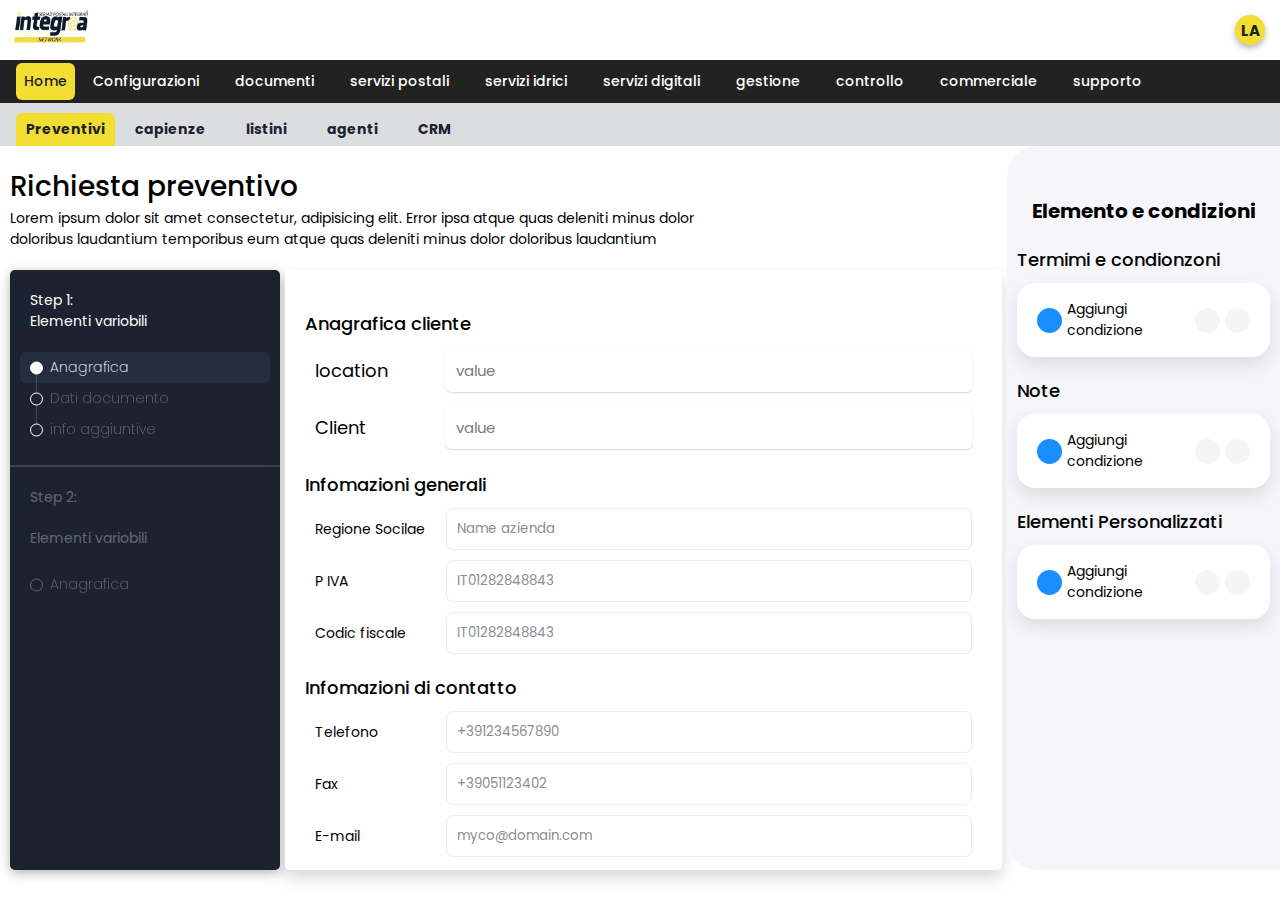
<file: requestForm.html>
<!DOCTYPE html>
<html lang="en">
  <head>
    <meta charset="UTF-8" />
    <meta http-equiv="X-UA-Compatible" content="IE=edge" />
    <meta name="viewport" content="width=device-width, initial-scale=1.0" />
    <title>request form</title>
    <link
      rel="stylesheet"
      href="https://cdnjs.cloudflare.com/ajax/libs/font-awesome/6.2.0/css/all.min.css"
      integrity="sha512-xh6O/CkQoPOWDdYTDqeRdPCVd1SpvCA9XXcUnZS2FmJNp1coAFzvtCN9BmamE+4aHK8yyUHUSCcJHgXloTyT2A=="
      crossorigin="anonymous"
      referrerpolicy="no-referrer"
    />
    <link rel="preconnect" href="https://fonts.googleapis.com" />
    <link rel="preconnect" href="https://fonts.gstatic.com" crossorigin />
    <link
      href="https://fonts.googleapis.com/css2?family=Poppins:ital,wght@0,100;0,200;0,300;0,400;0,500;0,600;0,700;0,800;0,900;1,100;1,200;1,300;1,400;1,500;1,600;1,700;1,800;1,900&family=Roboto:ital,wght@0,100;0,300;0,400;0,500;0,700;0,900;1,100;1,300;1,400;1,500;1,700;1,900&display=swap"
      rel="stylesheet"
    />
    <link rel="stylesheet" href="style.css" />
  </head>
  <body>
    <header class="header d-flex justify-space-between">
      <div class="logo-container centerVH">
        <a href=""><img src="images/logo.PNG" width="100" /></a>
      </div>
      <ul class="header-list unstyled-list d-flex centerVH">
        <li class="header-list-item">
          <i class="fa-lg fa-solid fa-clipboard-check"></i>
        </li>
        <li class="header-list-item">
          <i class="fa-lg fa-solid fa-floppy-disk"></i>
        </li>
        <li class="header-list-item">
          <i class="fa-lg fa-solid fa-users"></i>
        </li>
        <li class="header-list-item">
          <i class="fa-lg fa-regular fa-bell"></i>
        </li>
        <li class="header-list-item centerVH profile-avatar">
          <p>LA</p>
        </li>
      </ul>
    </header>
    <nav class="navbar bg-dark container d-flex">
      <div class="menu-btn">
        <i class="fa-solid fa-bars fa-xl"></i>
      </div>
      <ul class="nav-list d-flex unstyled-list">
        <li class="nav-list-item">
          <a class="navbar-link active" href="">Home</a>
        </li>
        <li class="nav-list-item dropdown-item">
          <a href="" class="navbar-link">Configurazioni</a>
          <ul class="dropdown-item-list bg-dark text-center unstyled-list">
            <li class="sub-dropdown">
              <a class="dropdown-link" href="#">Anagrafica</a>
              <ul class="sub-dropdown-list bg-dark unstyled-list">
                <li><a class="dropdown-link" href="#">Cespiti</a></li>
                <li><a class="dropdown-link" href="#">Destinazioni</a></li>
              </ul>
            </li>
            <li><a class="dropdown-link" href="#">Cespiti</a></li>
            <li><a class="dropdown-link" href="#">Destinazioni</a></li>
          </ul>
        </li>
        <li class="nav-list-item dropdown-item">
          <a href="" class="navbar-link">documenti</a>
          <ul class="dropdown-item-list bg-dark text-center unstyled-list">
            <li>
              <a class="dropdown-link" href="#">Anagrafica</a>
            </li>
            <li><a class="dropdown-link" href="#">Cespiti</a></li>
            <li><a class="dropdown-link" href="#">Destinazioni</a></li>
          </ul>
        </li>

        <li class="nav-list-item">
          <a class="navbar-link" href="">servizi postali</a>
        </li>
        <li class="nav-list-item">
          <a class="navbar-link" href="">servizi idrici</a>
        </li>
        <li class="nav-list-item">
          <a class="navbar-link" href="">servizi digitali</a>
        </li>
        <li class="nav-list-item">
          <a class="navbar-link" href="">gestione</a>
        </li>
        <li class="nav-list-item">
          <a class="navbar-link" href="">controllo</a>
        </li>
        <li class="nav-list-item">
          <a class="navbar-link" href="">commerciale</a>
        </li>
        <li class="nav-list-item">
          <a class="navbar-link" href="">supporto</a>
        </li>
      </ul>
      <div class="close-btn">
        <i class="fa-solid fa-circle-xmark fa-2xl"></i>
      </div>
    </nav>
    <nav class="sub-nav container">
      <ul class="sub-nav-list d-flex unstyled-list">
        <li class="list-item d-flex align-items-center">
          <a class="active" href="#">Preventivi</a>
        </li>
        <li class="list-item d-flex align-items-center">
          <a href="#">capienze</a>
        </li>
        <li class="list-item d-flex align-items-center">
          <a href="#">listini</a>
        </li>
        <li class="list-item d-flex align-items-center">
          <a href="#">agenti</a>
        </li>
        <li class="list-item d-flex align-items-center"><a href="#">CRM</a></li>
      </ul>
    </nav>
    <div class="grid">
      <div class="description">
        <h1>Richiesta preventivo</h1>
        <p>
          Lorem ipsum dolor sit amet consectetur, adipisicing elit. Error ipsa
          atque quas deleniti minus dolor doloribus laudantium temporibus eum
          atque quas deleniti minus dolor doloribus laudantium
        </p>
      </div>
      <div class="sidebar">
        <div class="sidebar-step">
          <p>Step 1:</p>
          <p>Elementi variobili</p>
        </div>
        <ul class="sidebar-list unstyled-list">
          <li class="filled-bullet line half-line-bottom active">Anagrafica</li>
          <li class="line">
            <span class="opacity-30">Dati documento</span>
          </li>
          <li class="half-line-top line">
            <span class="opacity-30">info aggiuntive</span>
          </li>
        </ul>
        <hr />
        <div class="sidebar-step">
          <p class="opacity-30">Step 2:</p>
          <p class="opacity-30 my-2">Elementi variobili</p>
        </div>
        <ul class="sidebar-list unstyled-list">
          <li class="opacity-30">Anagrafica</li>
        </ul>
      </div>
      <form class="remove-scroll">
        <div class="inputs-group">
          <h1 class="fw-medium fs-2">Anagrafica cliente</h1>
          <div class="inputs-control d-flex justify-space-between centerV">
            <label class="fs-2 fw-md" for="location">location</label>
            <div class="flex-grow" id="location">
              <div class="value d-flex justify-space-between">
                <p class="text-value">value</p>
                <i class="fa-solid fa-caret-down"></i>
                <ul class="select-list unstyled-list">
                  <li>item1</li>
                  <li>item2</li>
                  <li>item3</li>
                  <li>item4</li>
                  <li>item5</li>
                  <li>item6</li>
                  <li>item7</li>
                  <li>item8</li>
                  <li>item9</li>
                  <li>item10</li>
                </ul>
              </div>
            </div>
          </div>
          <div class="inputs-control d-flex justify-space-between centerV">
            <label class="fs-2 fw-md" for="location">Client</label>
            <div class="flex-grow" id="location">
              <div class="value d-flex justify-space-between">
                <p class="text-value">value</p>
                <i class="fa-solid fa-caret-down"></i>
                <ul class="select-list unstyled-list">
                  <li>item1</li>
                  <li>item2</li>
                  <li>item3</li>
                  <li>item4</li>
                  <li>item5</li>
                  <li>item6</li>
                  <li>item7</li>
                  <li>item8</li>
                  <li>item9</li>
                  <li>item10</li>
                </ul>
              </div>
            </div>
          </div>
        </div>
        <div class="inputs-group">
          <h1 class="fw-medium fs-2">Infomazioni generali</h1>
          <div class="inputs-control d-flex justify-space-between centerV">
            <label class="fs-1 fw-md" for="location">Regione Socilae</label>
            <input class="flex-grow" type="text" placeholder="Name azienda" />
          </div>
          <div class="inputs-control d-flex justify-space-between centerV">
            <label class="fs-1 fw-md" for="location">P IVA</label>
            <input class="flex-grow" type="text" placeholder="IT01282848843" />
          </div>
          <div class="inputs-control d-flex justify-space-between centerV">
            <label class="fs-1 fw-md" for="location">Codic fiscale</label>
            <input class="flex-grow" type="text" placeholder="IT01282848843" />
          </div>
        </div>
        <div class="inputs-group">
          <h1 class="fw-medium fs-2">Infomazioni di contatto</h1>
          <div class="inputs-control d-flex justify-space-between centerV">
            <label class="fs-1 fw-md" for="location">Telefono</label>
            <input class="flex-grow" type="tel" placeholder="+391234567890" />
          </div>
          <div class="inputs-control d-flex justify-space-between centerV">
            <label class="fs-1 fw-md" for="location">Fax</label>
            <input class="flex-grow" type="text" placeholder="+39051123402" />
          </div>
          <div class="inputs-control d-flex justify-space-between centerV">
            <label class="fs-1 fw-md" for="location">E-mail</label>
            <input
              class="flex-grow"
              type="text"
              placeholder="myco@domain.com"
            />
          </div>
        </div>
        <div class="inputs-group">
          <h1 class="fw-medium fs-2">Referente</h1>
          <div class="inputs-control d-flex justify-space-between centerV">
            <label class="fs-1 fw-md" for="location">Telefono</label>
            <div class="flex-grow" id="location">
              <div class="value d-flex justify-space-between">
                <p class="text-value">value</p>
                <i class="fa-solid fa-caret-down"></i>
                <ul class="select-list unstyled-list">
                  <li>item1</li>
                  <li>item2</li>
                  <li>item3</li>
                  <li>item4</li>
                  <li>item5</li>
                  <li>item6</li>
                  <li>item7</li>
                  <li>item8</li>
                  <li>item9</li>
                  <li>item10</li>
                </ul>
              </div>
            </div>
            <button class="btn-primary attatch-btn ml-md">
              crea nuovo contatto
            </button>
          </div>
          <div class="inputs control d-flex justify-content-end">
            <button class="btn-primary attatch-btn dark">Annulla</button>
            <button class="btn-primary attatch-btn ml-md">Avanti</button>
          </div>
        </div>
      </form>
      <div class="right-part">
        <h1 class="text-center">Elemento e condizioni</h1>
        <div class="right-part-element">
          <h1 class="fs-2 fw-medium">Termimi e condionzoni</h1>
          <div
            class="element-card d-flex justify-space-between rounded-5 centerV fs-1"
          >
            <p class="d-flex centerV">
              <i class="fa-solid fa-plus centerVH mr-sm"></i> Aggiungi
              condizione
            </p>
            <span class="d-flex"
              ><i class="fa-solid centerVH fa-ellipsis"></i>
              <i class="centerVH fa-solid fa-caret-down ml-sm"></i
            ></span>
          </div>
        </div>
        <div class="right-part-element">
          <h1 class="fs-2 fw-medium">Note</h1>
          <div class="element-card d-flex justify-space-between centerV fs-1">
            <p class="d-flex centerV">
              <i class="fa-solid fa-plus centerVH mr-sm"></i> Aggiungi
              condizione
            </p>
            <span class="d-flex"
              ><i class="fa-solid centerVH fa-ellipsis"></i>
              <i class="centerVH fa-solid fa-caret-down ml-sm"></i
            ></span>
          </div>
        </div>
        <div class="right-part-element">
          <h1 class="fs-2 fw-medium">Elementi Personalizzati</h1>
          <div
            class="element-card d-flex justify-space-between rounded-5 centerV fs-1"
          >
            <p class="d-flex centerV">
              <i class="fa-solid fa-plus centerVH mr-sm"></i> Aggiungi
              condizione
            </p>
            <span class="d-flex"
              ><i class="fa-solid centerVH fa-ellipsis"></i>
              <i class="centerVH fa-solid fa-caret-down ml-sm"></i
            ></span>
          </div>
        </div>
      </div>
    </div>
    <div class="overlay">
      <section class="item-details">
        <div class="d-flex justify-space-between upper centerV">
          <div class="icon-left close-icon">
            <i class="fa-solid fa-chevron-left"></i>
          </div>
          <a href="#">April il prevetivo con un'altro tab</a>
        </div>
        <div class="details d-flex justify-space-between">
          <div class="left">
            <h1>Sogert S.p.a</h1>
            <ul class="unstyled-list">
              <li>IT534864546421</li>
              <li>Via Napoli, 80010 Napoli (NA)</li>
              <li>+201282848843</li>
              <li>+201208804130</li>
              <li>storex@gamil.com</li>
            </ul>
          </div>
          <div class="right">
            <ul class="unstyled-list">
              <li>
                <h1>N Preventivo <span>562354</span></h1>
              </li>
              <li>
                <h1>Approvato da: <span>Giuseppe Miragila</span></h1>
              </li>
            </ul>
          </div>
        </div>
        <div class="hr-container"><hr /></div>
        <section class="products-list d-flex">
          <div class="table-container">
            <h1 class="text-center">
              Lista prodotti <i class="fa-solid fa-print"></i>
            </h1>
            <table class="products-table">
              <thead>
                <tr>
                  <th>Azioni</th>
                  <th>Prodotto</th>
                  <th>Cordice prodotto Tipologia</th>
                  <th>Categoria Servizio</th>
                  <th>IVA sconto</th>
                  <th>Prezzo netto Quantita</th>
                </tr>
              </thead>
              <tbody>
                <tr>
                  <td colspan="6 " class="td-address">
                    Commessa N 20220630112016-62BD86F02
                  </td>
                </tr>
                <tr>
                  <td class="icons-cell text-center">
                    <div
                      class="icons-container filled-bullet line-left half-line-bottom"
                    >
                      <i class="centerVH fa-solid fa-ellipsis"></i>
                      <i class="centerVH fa-solid fa-caret-down"></i>
                    </div>
                  </td>
                  <td>tari -1 fg f</td>
                  <td>tari22 combinato</td>
                  <td>Postale servici stampe</td>
                  <td>22% 0%</td>
                  <td>1000,15 E</td>
                </tr>
                <tr>
                  <td class="icons-cell text-center">
                    <div class="icons-container line-left">
                      <i class="centerVH fa-solid fa-ellipsis"></i>
                      <i class="centerVH fa-solid fa-caret-down"></i>
                    </div>
                  </td>
                  <td>tari -1 fg f</td>
                  <td>tari22 combinato</td>
                  <td>Postale servici stampe</td>
                  <td>22% 0%</td>
                  <td>1000,15 E</td>
                </tr>
                <tr>
                  <td class="icons-cell text-center">
                    <div class="icons-container line-left">
                      <i class="centerVH fa-solid fa-ellipsis"></i>
                      <i class="centerVH fa-solid fa-caret-down"></i>
                    </div>
                  </td>
                  <td>tari -1 fg f</td>
                  <td>tari22 combinato</td>
                  <td>Postale servici stampe</td>
                  <td>22% 0%</td>
                  <td>1000,15 E</td>
                </tr>
                <tr>
                  <td class="icons-cell text-center">
                    <div class="icons-container line-left half-line-top">
                      <i class="centerVH fa-solid fa-ellipsis"></i>
                      <i class="centerVH fa-solid fa-caret-down"></i>
                    </div>
                  </td>
                  <td>tari -1 fg f</td>
                  <td>tari22 combinato</td>
                  <td>Postale servici stampe</td>
                  <td>22% 0%</td>
                  <td>1000,15 E</td>
                </tr>
                <tr>
                  <td class="icons-cell text-center">
                    <div class="icons-container">
                      <i class="centerVH fa-solid fa-ellipsis"></i>
                      <i class="centerVH fa-solid fa-caret-down"></i>
                    </div>
                  </td>
                  <td>tari -1 fg f</td>
                  <td>tari22 combinato</td>
                  <td>Postale servici stampe</td>
                  <td>22% 0%</td>
                  <td>1000,15 E</td>
                </tr>
                <tr>
                  <td colspan="6" class="td-address">
                    Commessa N 20220630112016-62BD86F02
                  </td>
                </tr>
                <tr>
                  <td class="icons-cell text-center">
                    <div
                      class="icons-container filled-bullet line-left half-line-bottom"
                    >
                      <i class="centerVH fa-solid fa-ellipsis"></i>
                      <i class="centerVH fa-solid fa-caret-down"></i>
                    </div>
                  </td>
                  <td>tari -1 fg f</td>
                  <td>tari22 combinato</td>
                  <td>Postale servici stampe</td>
                  <td>22% 0%</td>
                  <td>1000,15 E</td>
                </tr>
                <tr>
                  <td class="icons-cell text-center">
                    <div class="icons-container line-left">
                      <i class="centerVH fa-solid fa-ellipsis"></i>
                      <i class="centerVH fa-solid fa-caret-down"></i>
                    </div>
                  </td>
                  <td>tari -1 fg f</td>
                  <td>tari22 combinato</td>
                  <td>Postale servici stampe</td>
                  <td>22% 0%</td>
                  <td>1000,15 E</td>
                </tr>
                <tr>
                  <td class="icons-cell text-center">
                    <div class="icons-container line-left">
                      <i class="centerVH fa-solid fa-ellipsis"></i>
                      <i class="centerVH fa-solid fa-caret-down"></i>
                    </div>
                  </td>
                  <td>tari -1 fg f</td>
                  <td>tari22 combinato</td>
                  <td>Postale servici stampe</td>
                  <td>22% 0%</td>
                  <td>1000,15 E</td>
                </tr>
                <tr>
                  <td class="icons-cell text-center">
                    <div class="icons-container line-left half-line-top">
                      <i class="centerVH fa-solid fa-ellipsis"></i>
                      <i class="centerVH fa-solid fa-caret-down"></i>
                    </div>
                  </td>
                  <td>tari -1 fg f</td>
                  <td>tari22 combinato</td>
                  <td>Postale servici stampe</td>
                  <td>22% 0%</td>
                  <td>1000,15 E</td>
                </tr>
                <tr>
                  <td class="icons-cell text-center">
                    <div class="icons-container">
                      <i class="centerVH fa-solid fa-ellipsis"></i>
                      <i class="centerVH fa-solid fa-caret-down"></i>
                    </div>
                  </td>
                  <td>tari -1 fg f</td>
                  <td>tari22 combinato</td>
                  <td>Postale servici stampe</td>
                  <td>22% 0%</td>
                  <td>1000,15 E</td>
                </tr>
              </tbody>
              <tfoot>
                <tr>
                  <td colspan="6">_</td>
                </tr>
              </tfoot>
            </table>
          </div>
          <div class="checkout-section">
            <h1 class="text-center">Azioni</h1>
            <div class="border-left">
              <div class="btns-container d-flex-column">
                <button>Approva</button>
                <button>Regetta</button>
                <button>Modifica</button>
              </div>
              <h1 class="text-center">Rieplogo</h1>
              <ul class="unstyled-list checkout-list">
                <li class="d-flex justify-space-between">
                  <span>Competenze</span>
                  <span class="text-blue">565,00 £</span>
                </li>
                <li class="d-flex justify-space-between">
                  <span>IVA <span class="text-blue">525</span></span>
                  <span class="text-blue">115,50 £</span>
                </li>
                <li class="d-flex justify-space-between">
                  <span>total da pagare</span
                  ><span class="text-blue">64,50 £</span>
                </li>
                <li class="d-flex justify-space-between">
                  <span>item</span> <span class="text-green">565£</span>
                </li>
                <li class="d-flex justify-space-between">
                  <span>item</span> <span class="text-orange">565£</span>
                </li>
              </ul>
            </div>
          </div>
        </section>
        <section class="information-section">
          <button class="expand-controller">
            <i class="fa-solid fa-caret-right"></i>Info aggiuntive
          </button>
          <div class="information-table-container remove-scroll">
            <table class="information-table">
              <tbody>
                <tr>
                  <td>Fatturazione</td>
                </tr>
                <tr>
                  <td>Fatturaz</td>
                  <td>Si</td>
                  <td>Forza fatturazione</td>
                  <td>Si</td>
                </tr>
                <tr>
                  <td>Accettazione</td>
                </tr>
                <tr>
                  <td>Data accettazone</td>
                  <td>Si</td>
                  <td>Data Accettazione</td>
                  <td>
                    <i class="fa-regular fa-calendar-days mr-sm"></i>12/3/1998
                  </td>
                </tr>
                <tr>
                  <td>Periodicaite</td>
                  <td>Si</td>
                </tr>
                <tr>
                  <td class="table-header">Richiesta d'ordine</td>
                </tr>
                <tr>
                  <td>ODA</td>
                  <td>
                    <button class="btn-primary attatch-btn">Scarica</button>
                  </td>
                  <td>ODA data</td>
                  <td>Valore</td>
                </tr>
                <tr>
                  <td>TD allgato</td>
                  <td>
                    <button class="btn-primary attatch-btn">Scarica</button>
                  </td>
                </tr>
                <tr>
                  <td class="table-header">Tempi di prodzione</td>
                </tr>
                <tr>
                  <td>Elaborazione</td>
                  <td>Da:Valore gg. | A: Valore gg.</td>
                  <td>Stampa</td>
                  <td>Da: Valore gg | A:valore egg.</td>
                </tr>
                <tr>
                  <td>Inbustamento</td>
                  <td>Da:Valore gg. | A: Valore gg.</td>
                  <td>Stampa</td>
                  <td>Da: Valore gg | A:valore egg.</td>
                </tr>
                <tr>
                  <td>Personalizzato 1</td>
                  <td>Da:Valore gg. | A: Valore gg.</td>
                  <td>Stampa</td>
                  <td>Da: Valore gg | A:valore egg.</td>
                </tr>
              </tbody>
            </table>
          </div>
          <div class="information-sections d-flex justify-space-between">
            <div>
              <h1>Condiizoni</h1>
              <div class="info-section centerV">
                <div class="d-flex justify-space-between align-items-center">
                  <p>
                    <i
                      class="mr-sm fa-regular fa-clipboard text-green fa-md"
                    ></i>
                    Contdizione sogert
                  </p>
                  <i class="fa-solid fa-xmark fa-xl text-red"></i>
                </div>
              </div>
            </div>
            <div class="mt-lg">
              <h1>Note</h1>
              <div class="info-section centerV">
                <div class="d-flex justify-space-between align-items-center">
                  <p>
                    <i class="text-red fa-solid fa-notes-medical"></i>
                    Contdizione sogert
                  </p>
                  <i class="fa-solid fa-xmark fa-xl text-red"></i>
                </div>
              </div>
            </div>
            <div class="mt-lg">
              <h1>Elementi Personalizzato</h1>
              <div class="info-section centerV">
                <div class="d-flex justify-space-between align-items-center">
                  <p>
                    <i class="fa-regular fa-square-plus text-orange"></i>
                    Contdizione sogert
                  </p>
                  <i class="fa-solid fa-xmark fa-xl text-red"></i>
                </div>
              </div>
            </div>
          </div>
        </section>
      </section>
    </div>
    <script src="index.js"></script>
  </body>
</html>
</file>
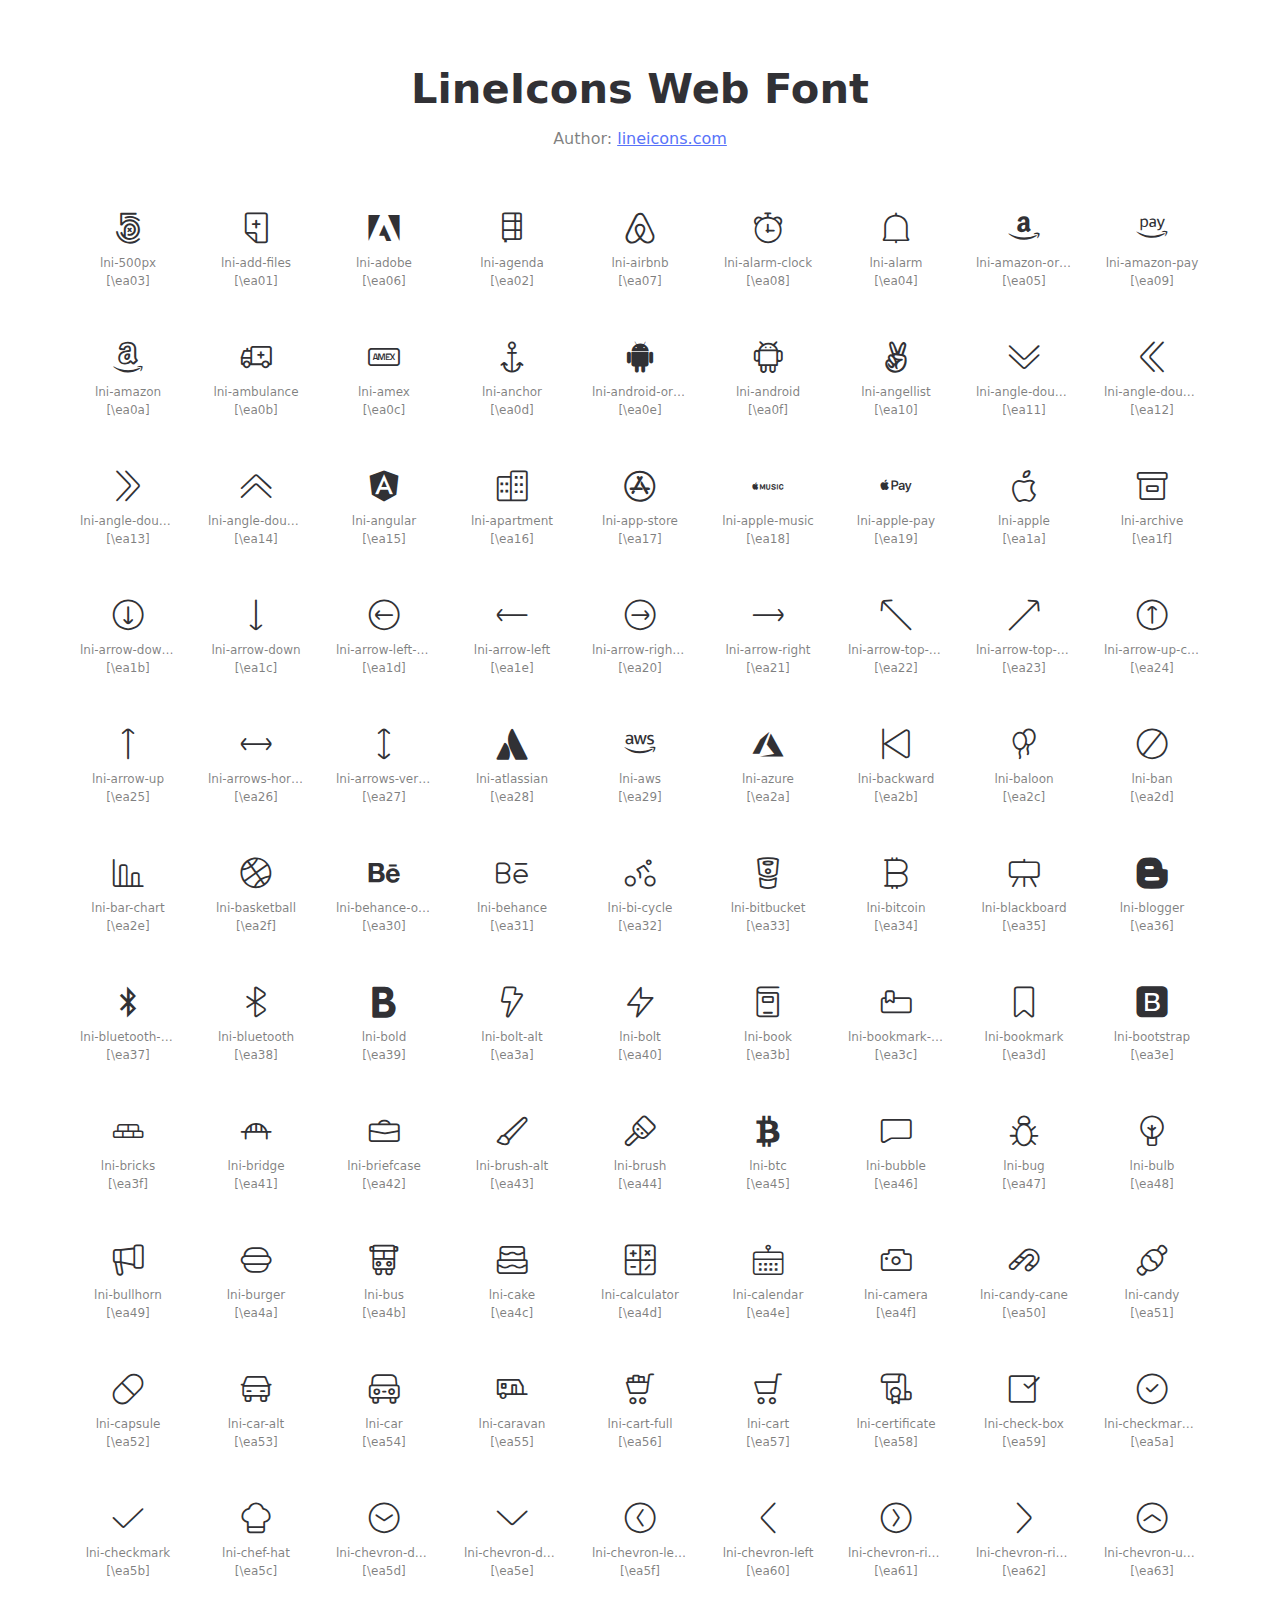
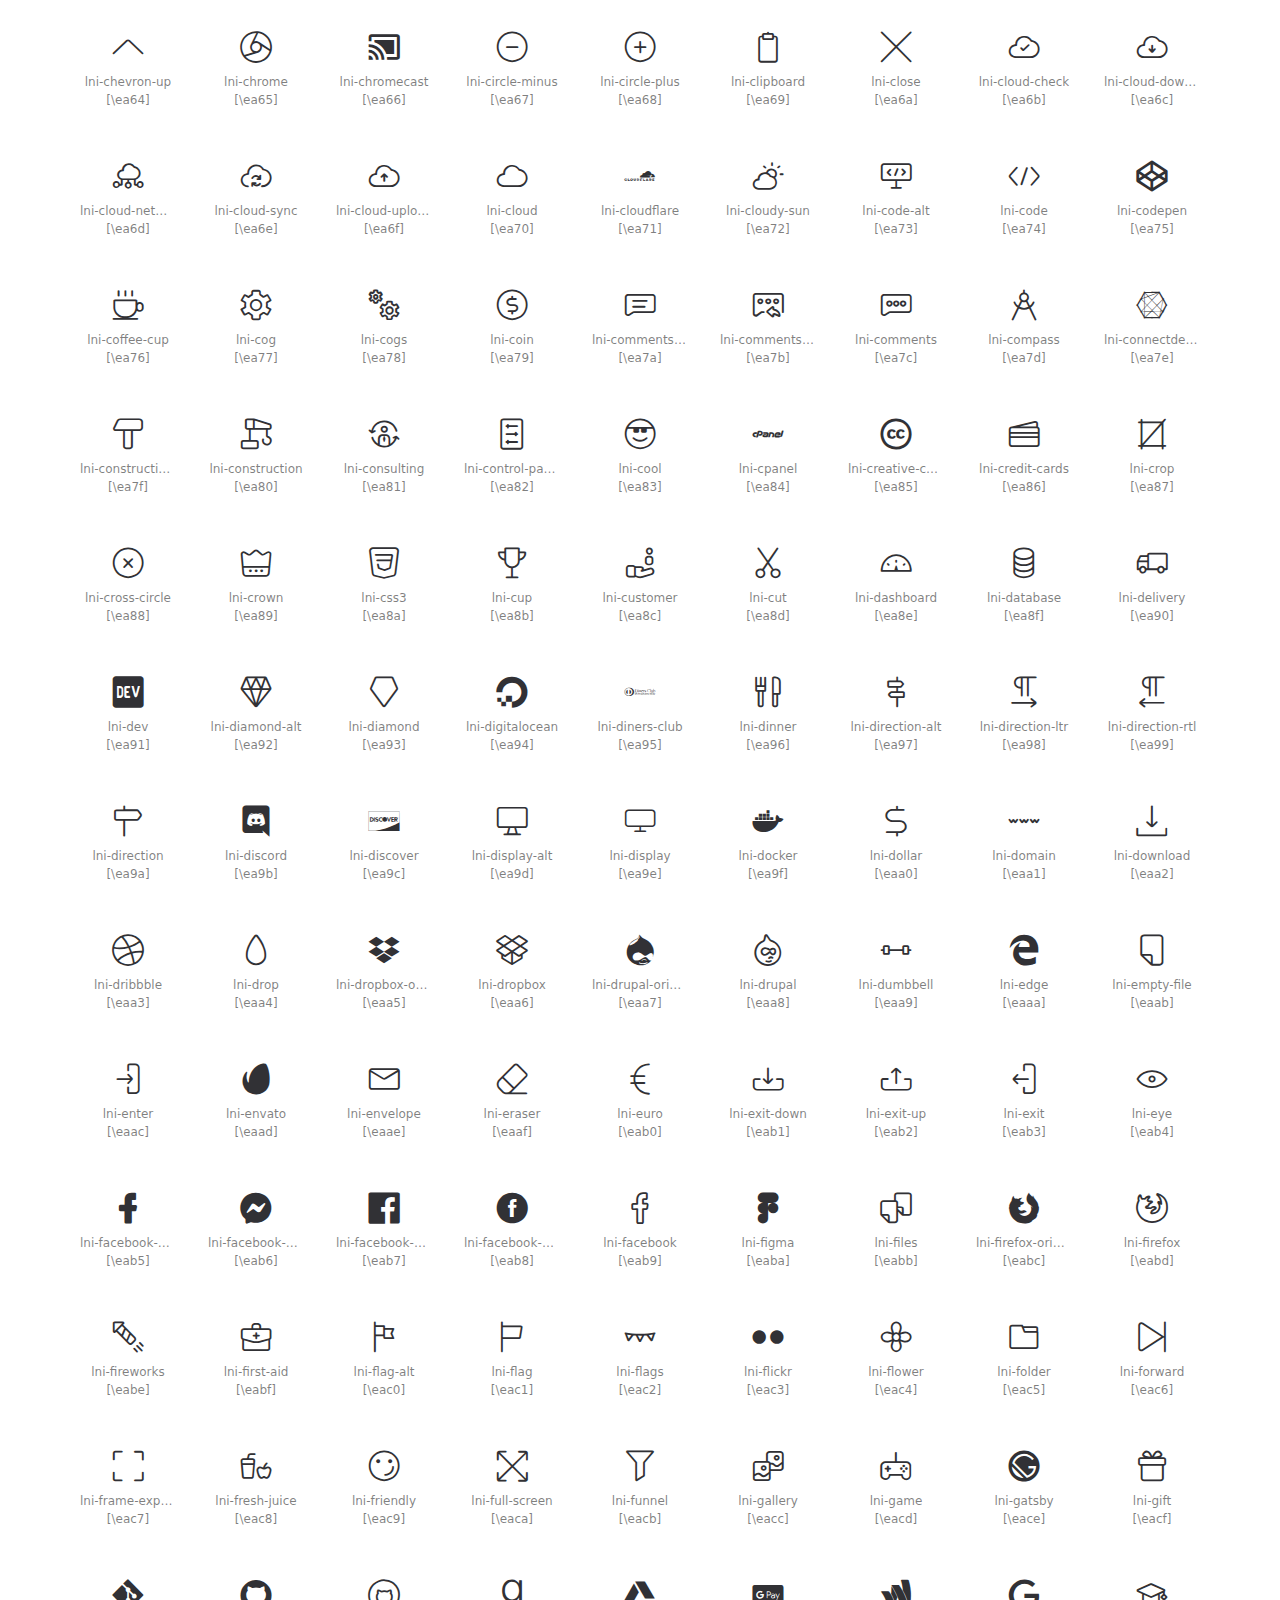
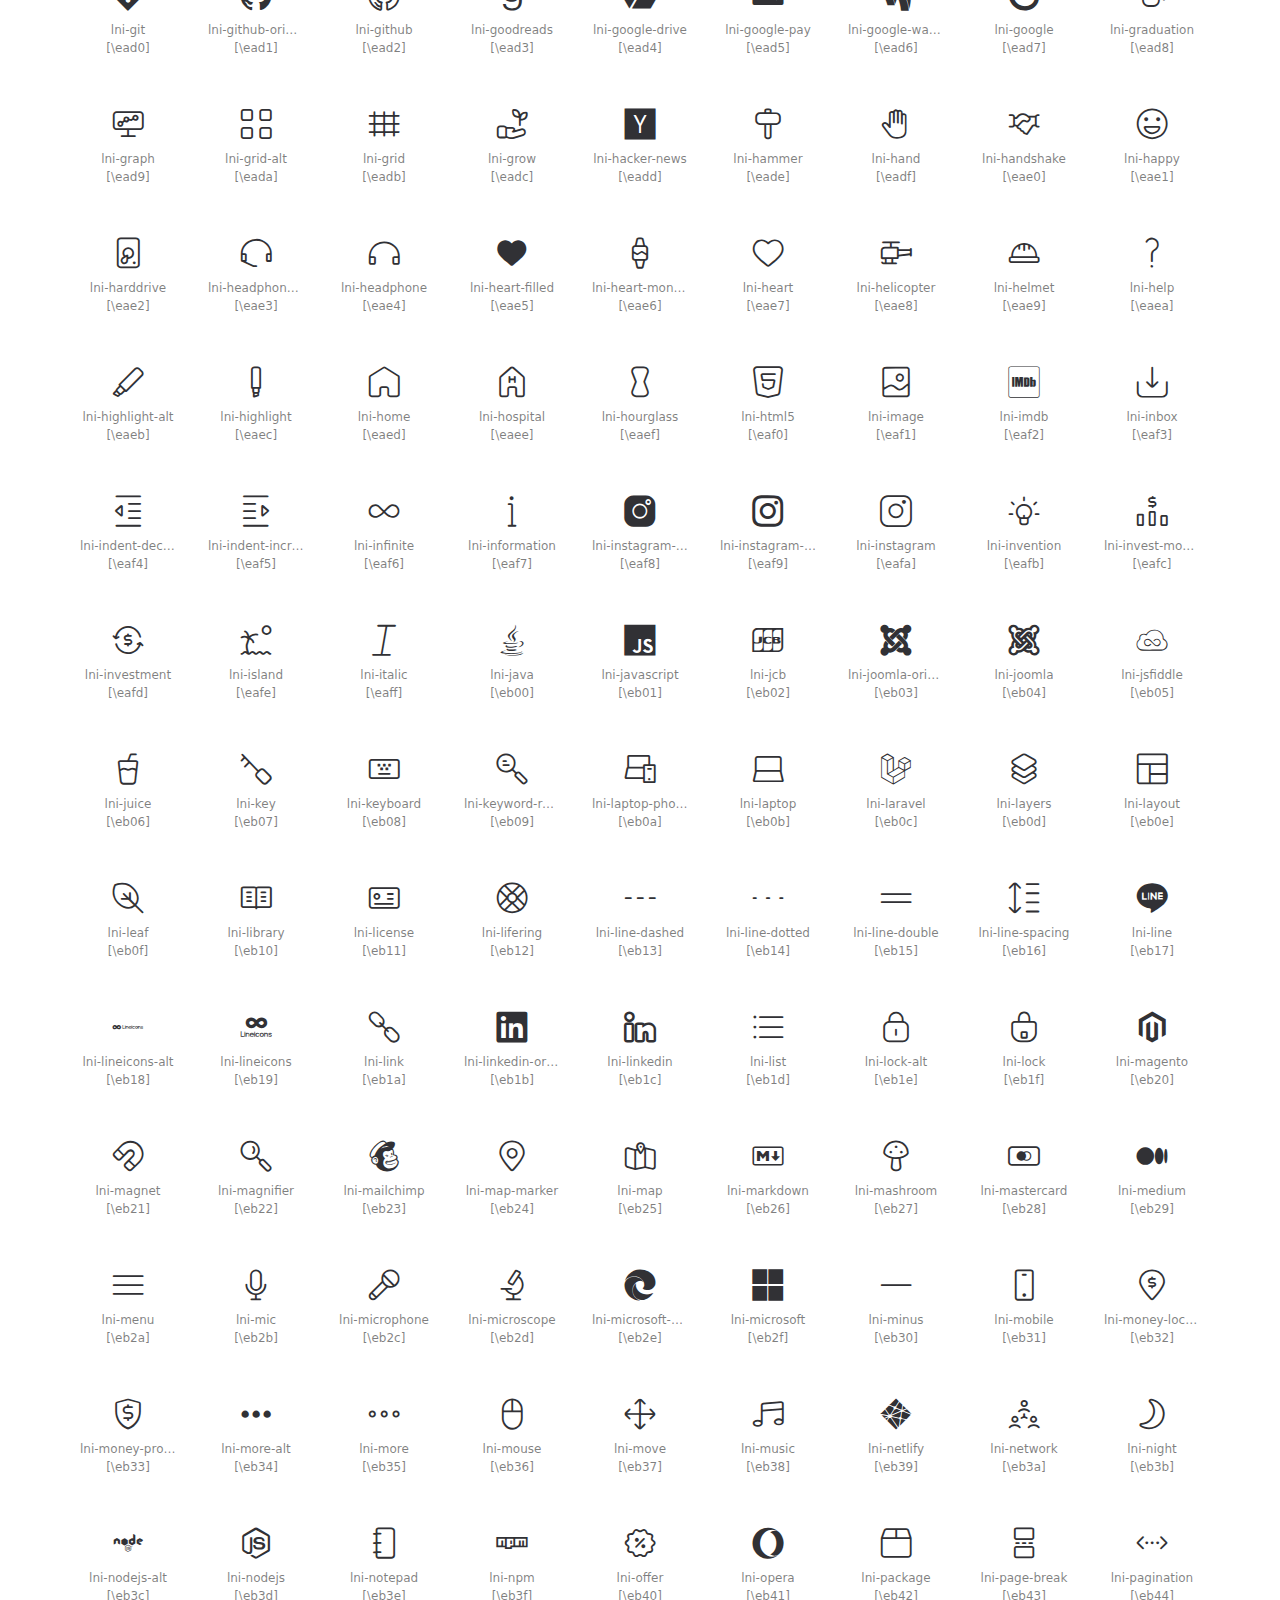
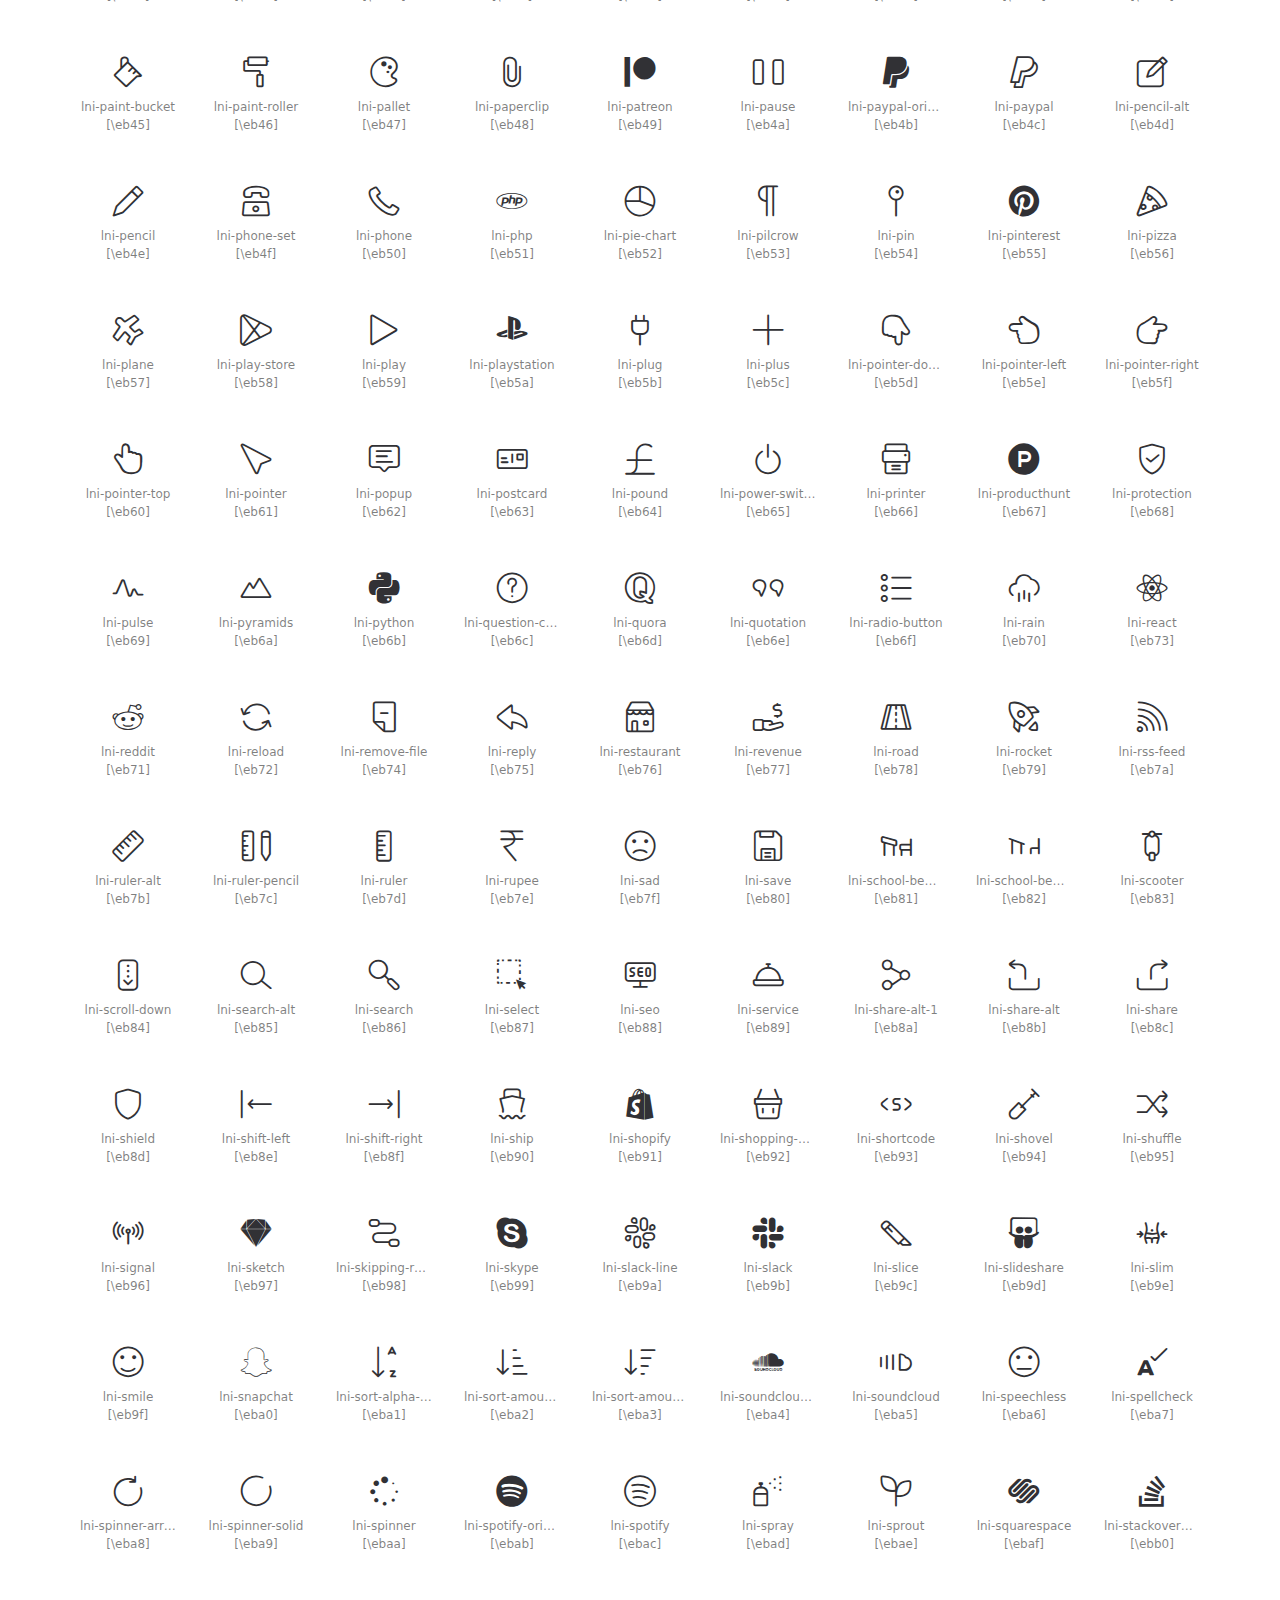
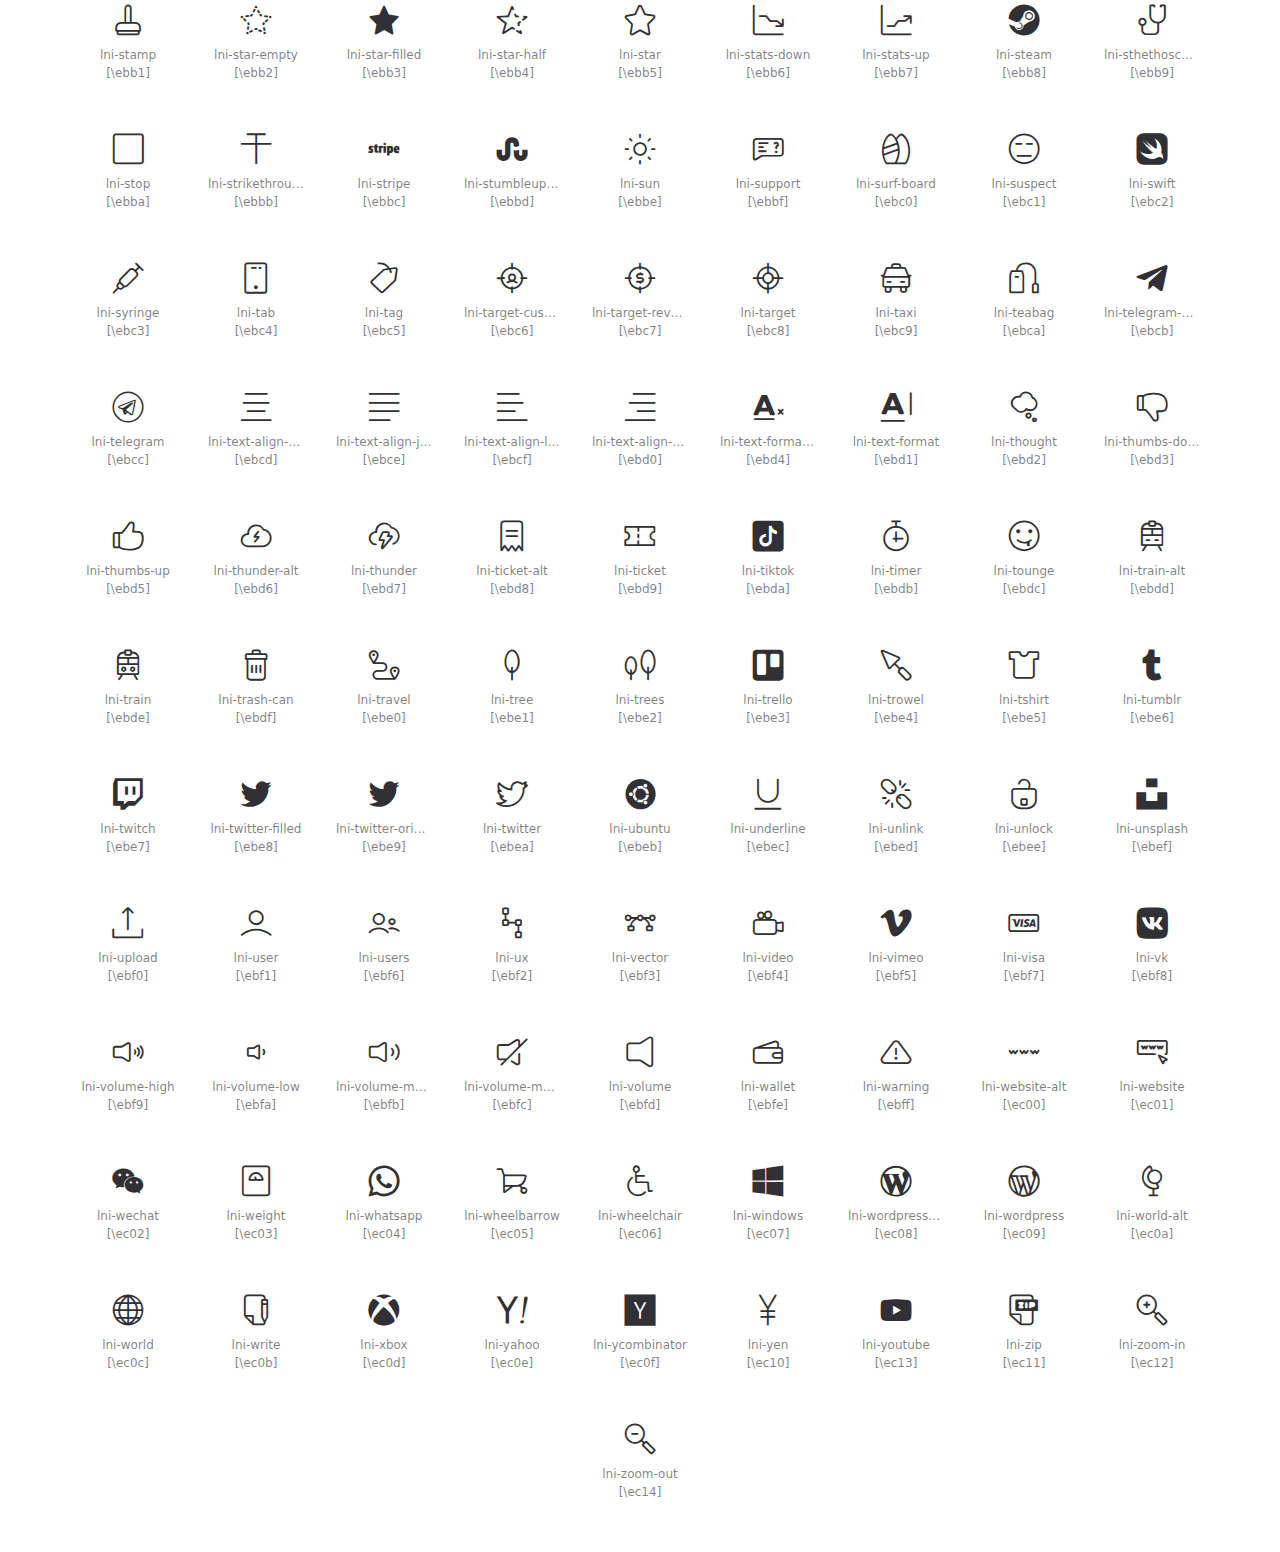
<file: icon-font/demo.html>
<!doctype html>
<html lang="en">
<head>
	<meta charset="UTF-8">
	<meta name="viewport" content="width=device-width, initial-scale=1">
	<link rel="stylesheet" href="demo/css/style.css">
	<link rel="icon" type="image/svg+xml" href="demo/favicon.svg">
	<title>LineIcons Web Font</title>
</head>
<body>
	<header>
		<h1>LineIcons Web Font</h1>
		<p>Author: <a href="https://lineicons.com">lineicons.com</a></p>
	</header>

	<div id="icons-wrapper">
		<section>
			<ul>
                
                    <li>
                        <i class="lni lni-500px"></i>
                        <p>lni-500px</p>
                    </li>
                
                    <li>
                        <i class="lni lni-add-files"></i>
                        <p>lni-add-files</p>
                    </li>
                
                    <li>
                        <i class="lni lni-adobe"></i>
                        <p>lni-adobe</p>
                    </li>
                
                    <li>
                        <i class="lni lni-agenda"></i>
                        <p>lni-agenda</p>
                    </li>
                
                    <li>
                        <i class="lni lni-airbnb"></i>
                        <p>lni-airbnb</p>
                    </li>
                
                    <li>
                        <i class="lni lni-alarm-clock"></i>
                        <p>lni-alarm-clock</p>
                    </li>
                
                    <li>
                        <i class="lni lni-alarm"></i>
                        <p>lni-alarm</p>
                    </li>
                
                    <li>
                        <i class="lni lni-amazon-original"></i>
                        <p>lni-amazon-original</p>
                    </li>
                
                    <li>
                        <i class="lni lni-amazon-pay"></i>
                        <p>lni-amazon-pay</p>
                    </li>
                
                    <li>
                        <i class="lni lni-amazon"></i>
                        <p>lni-amazon</p>
                    </li>
                
                    <li>
                        <i class="lni lni-ambulance"></i>
                        <p>lni-ambulance</p>
                    </li>
                
                    <li>
                        <i class="lni lni-amex"></i>
                        <p>lni-amex</p>
                    </li>
                
                    <li>
                        <i class="lni lni-anchor"></i>
                        <p>lni-anchor</p>
                    </li>
                
                    <li>
                        <i class="lni lni-android-original"></i>
                        <p>lni-android-original</p>
                    </li>
                
                    <li>
                        <i class="lni lni-android"></i>
                        <p>lni-android</p>
                    </li>
                
                    <li>
                        <i class="lni lni-angellist"></i>
                        <p>lni-angellist</p>
                    </li>
                
                    <li>
                        <i class="lni lni-angle-double-down"></i>
                        <p>lni-angle-double-down</p>
                    </li>
                
                    <li>
                        <i class="lni lni-angle-double-left"></i>
                        <p>lni-angle-double-left</p>
                    </li>
                
                    <li>
                        <i class="lni lni-angle-double-right"></i>
                        <p>lni-angle-double-right</p>
                    </li>
                
                    <li>
                        <i class="lni lni-angle-double-up"></i>
                        <p>lni-angle-double-up</p>
                    </li>
                
                    <li>
                        <i class="lni lni-angular"></i>
                        <p>lni-angular</p>
                    </li>
                
                    <li>
                        <i class="lni lni-apartment"></i>
                        <p>lni-apartment</p>
                    </li>
                
                    <li>
                        <i class="lni lni-app-store"></i>
                        <p>lni-app-store</p>
                    </li>
                
                    <li>
                        <i class="lni lni-apple-music"></i>
                        <p>lni-apple-music</p>
                    </li>
                
                    <li>
                        <i class="lni lni-apple-pay"></i>
                        <p>lni-apple-pay</p>
                    </li>
                
                    <li>
                        <i class="lni lni-apple"></i>
                        <p>lni-apple</p>
                    </li>
                
                    <li>
                        <i class="lni lni-archive"></i>
                        <p>lni-archive</p>
                    </li>
                
                    <li>
                        <i class="lni lni-arrow-down-circle"></i>
                        <p>lni-arrow-down-circle</p>
                    </li>
                
                    <li>
                        <i class="lni lni-arrow-down"></i>
                        <p>lni-arrow-down</p>
                    </li>
                
                    <li>
                        <i class="lni lni-arrow-left-circle"></i>
                        <p>lni-arrow-left-circle</p>
                    </li>
                
                    <li>
                        <i class="lni lni-arrow-left"></i>
                        <p>lni-arrow-left</p>
                    </li>
                
                    <li>
                        <i class="lni lni-arrow-right-circle"></i>
                        <p>lni-arrow-right-circle</p>
                    </li>
                
                    <li>
                        <i class="lni lni-arrow-right"></i>
                        <p>lni-arrow-right</p>
                    </li>
                
                    <li>
                        <i class="lni lni-arrow-top-left"></i>
                        <p>lni-arrow-top-left</p>
                    </li>
                
                    <li>
                        <i class="lni lni-arrow-top-right"></i>
                        <p>lni-arrow-top-right</p>
                    </li>
                
                    <li>
                        <i class="lni lni-arrow-up-circle"></i>
                        <p>lni-arrow-up-circle</p>
                    </li>
                
                    <li>
                        <i class="lni lni-arrow-up"></i>
                        <p>lni-arrow-up</p>
                    </li>
                
                    <li>
                        <i class="lni lni-arrows-horizontal"></i>
                        <p>lni-arrows-horizontal</p>
                    </li>
                
                    <li>
                        <i class="lni lni-arrows-vertical"></i>
                        <p>lni-arrows-vertical</p>
                    </li>
                
                    <li>
                        <i class="lni lni-atlassian"></i>
                        <p>lni-atlassian</p>
                    </li>
                
                    <li>
                        <i class="lni lni-aws"></i>
                        <p>lni-aws</p>
                    </li>
                
                    <li>
                        <i class="lni lni-azure"></i>
                        <p>lni-azure</p>
                    </li>
                
                    <li>
                        <i class="lni lni-backward"></i>
                        <p>lni-backward</p>
                    </li>
                
                    <li>
                        <i class="lni lni-baloon"></i>
                        <p>lni-baloon</p>
                    </li>
                
                    <li>
                        <i class="lni lni-ban"></i>
                        <p>lni-ban</p>
                    </li>
                
                    <li>
                        <i class="lni lni-bar-chart"></i>
                        <p>lni-bar-chart</p>
                    </li>
                
                    <li>
                        <i class="lni lni-basketball"></i>
                        <p>lni-basketball</p>
                    </li>
                
                    <li>
                        <i class="lni lni-behance-original"></i>
                        <p>lni-behance-original</p>
                    </li>
                
                    <li>
                        <i class="lni lni-behance"></i>
                        <p>lni-behance</p>
                    </li>
                
                    <li>
                        <i class="lni lni-bi-cycle"></i>
                        <p>lni-bi-cycle</p>
                    </li>
                
                    <li>
                        <i class="lni lni-bitbucket"></i>
                        <p>lni-bitbucket</p>
                    </li>
                
                    <li>
                        <i class="lni lni-bitcoin"></i>
                        <p>lni-bitcoin</p>
                    </li>
                
                    <li>
                        <i class="lni lni-blackboard"></i>
                        <p>lni-blackboard</p>
                    </li>
                
                    <li>
                        <i class="lni lni-blogger"></i>
                        <p>lni-blogger</p>
                    </li>
                
                    <li>
                        <i class="lni lni-bluetooth-original"></i>
                        <p>lni-bluetooth-original</p>
                    </li>
                
                    <li>
                        <i class="lni lni-bluetooth"></i>
                        <p>lni-bluetooth</p>
                    </li>
                
                    <li>
                        <i class="lni lni-bold"></i>
                        <p>lni-bold</p>
                    </li>
                
                    <li>
                        <i class="lni lni-bolt-alt"></i>
                        <p>lni-bolt-alt</p>
                    </li>
                
                    <li>
                        <i class="lni lni-bolt"></i>
                        <p>lni-bolt</p>
                    </li>
                
                    <li>
                        <i class="lni lni-book"></i>
                        <p>lni-book</p>
                    </li>
                
                    <li>
                        <i class="lni lni-bookmark-alt"></i>
                        <p>lni-bookmark-alt</p>
                    </li>
                
                    <li>
                        <i class="lni lni-bookmark"></i>
                        <p>lni-bookmark</p>
                    </li>
                
                    <li>
                        <i class="lni lni-bootstrap"></i>
                        <p>lni-bootstrap</p>
                    </li>
                
                    <li>
                        <i class="lni lni-bricks"></i>
                        <p>lni-bricks</p>
                    </li>
                
                    <li>
                        <i class="lni lni-bridge"></i>
                        <p>lni-bridge</p>
                    </li>
                
                    <li>
                        <i class="lni lni-briefcase"></i>
                        <p>lni-briefcase</p>
                    </li>
                
                    <li>
                        <i class="lni lni-brush-alt"></i>
                        <p>lni-brush-alt</p>
                    </li>
                
                    <li>
                        <i class="lni lni-brush"></i>
                        <p>lni-brush</p>
                    </li>
                
                    <li>
                        <i class="lni lni-btc"></i>
                        <p>lni-btc</p>
                    </li>
                
                    <li>
                        <i class="lni lni-bubble"></i>
                        <p>lni-bubble</p>
                    </li>
                
                    <li>
                        <i class="lni lni-bug"></i>
                        <p>lni-bug</p>
                    </li>
                
                    <li>
                        <i class="lni lni-bulb"></i>
                        <p>lni-bulb</p>
                    </li>
                
                    <li>
                        <i class="lni lni-bullhorn"></i>
                        <p>lni-bullhorn</p>
                    </li>
                
                    <li>
                        <i class="lni lni-burger"></i>
                        <p>lni-burger</p>
                    </li>
                
                    <li>
                        <i class="lni lni-bus"></i>
                        <p>lni-bus</p>
                    </li>
                
                    <li>
                        <i class="lni lni-cake"></i>
                        <p>lni-cake</p>
                    </li>
                
                    <li>
                        <i class="lni lni-calculator"></i>
                        <p>lni-calculator</p>
                    </li>
                
                    <li>
                        <i class="lni lni-calendar"></i>
                        <p>lni-calendar</p>
                    </li>
                
                    <li>
                        <i class="lni lni-camera"></i>
                        <p>lni-camera</p>
                    </li>
                
                    <li>
                        <i class="lni lni-candy-cane"></i>
                        <p>lni-candy-cane</p>
                    </li>
                
                    <li>
                        <i class="lni lni-candy"></i>
                        <p>lni-candy</p>
                    </li>
                
                    <li>
                        <i class="lni lni-capsule"></i>
                        <p>lni-capsule</p>
                    </li>
                
                    <li>
                        <i class="lni lni-car-alt"></i>
                        <p>lni-car-alt</p>
                    </li>
                
                    <li>
                        <i class="lni lni-car"></i>
                        <p>lni-car</p>
                    </li>
                
                    <li>
                        <i class="lni lni-caravan"></i>
                        <p>lni-caravan</p>
                    </li>
                
                    <li>
                        <i class="lni lni-cart-full"></i>
                        <p>lni-cart-full</p>
                    </li>
                
                    <li>
                        <i class="lni lni-cart"></i>
                        <p>lni-cart</p>
                    </li>
                
                    <li>
                        <i class="lni lni-certificate"></i>
                        <p>lni-certificate</p>
                    </li>
                
                    <li>
                        <i class="lni lni-check-box"></i>
                        <p>lni-check-box</p>
                    </li>
                
                    <li>
                        <i class="lni lni-checkmark-circle"></i>
                        <p>lni-checkmark-circle</p>
                    </li>
                
                    <li>
                        <i class="lni lni-checkmark"></i>
                        <p>lni-checkmark</p>
                    </li>
                
                    <li>
                        <i class="lni lni-chef-hat"></i>
                        <p>lni-chef-hat</p>
                    </li>
                
                    <li>
                        <i class="lni lni-chevron-down-circle"></i>
                        <p>lni-chevron-down-circle</p>
                    </li>
                
                    <li>
                        <i class="lni lni-chevron-down"></i>
                        <p>lni-chevron-down</p>
                    </li>
                
                    <li>
                        <i class="lni lni-chevron-left-circle"></i>
                        <p>lni-chevron-left-circle</p>
                    </li>
                
                    <li>
                        <i class="lni lni-chevron-left"></i>
                        <p>lni-chevron-left</p>
                    </li>
                
                    <li>
                        <i class="lni lni-chevron-right-circle"></i>
                        <p>lni-chevron-right-circle</p>
                    </li>
                
                    <li>
                        <i class="lni lni-chevron-right"></i>
                        <p>lni-chevron-right</p>
                    </li>
                
                    <li>
                        <i class="lni lni-chevron-up-circle"></i>
                        <p>lni-chevron-up-circle</p>
                    </li>
                
                    <li>
                        <i class="lni lni-chevron-up"></i>
                        <p>lni-chevron-up</p>
                    </li>
                
                    <li>
                        <i class="lni lni-chrome"></i>
                        <p>lni-chrome</p>
                    </li>
                
                    <li>
                        <i class="lni lni-chromecast"></i>
                        <p>lni-chromecast</p>
                    </li>
                
                    <li>
                        <i class="lni lni-circle-minus"></i>
                        <p>lni-circle-minus</p>
                    </li>
                
                    <li>
                        <i class="lni lni-circle-plus"></i>
                        <p>lni-circle-plus</p>
                    </li>
                
                    <li>
                        <i class="lni lni-clipboard"></i>
                        <p>lni-clipboard</p>
                    </li>
                
                    <li>
                        <i class="lni lni-close"></i>
                        <p>lni-close</p>
                    </li>
                
                    <li>
                        <i class="lni lni-cloud-check"></i>
                        <p>lni-cloud-check</p>
                    </li>
                
                    <li>
                        <i class="lni lni-cloud-download"></i>
                        <p>lni-cloud-download</p>
                    </li>
                
                    <li>
                        <i class="lni lni-cloud-network"></i>
                        <p>lni-cloud-network</p>
                    </li>
                
                    <li>
                        <i class="lni lni-cloud-sync"></i>
                        <p>lni-cloud-sync</p>
                    </li>
                
                    <li>
                        <i class="lni lni-cloud-upload"></i>
                        <p>lni-cloud-upload</p>
                    </li>
                
                    <li>
                        <i class="lni lni-cloud"></i>
                        <p>lni-cloud</p>
                    </li>
                
                    <li>
                        <i class="lni lni-cloudflare"></i>
                        <p>lni-cloudflare</p>
                    </li>
                
                    <li>
                        <i class="lni lni-cloudy-sun"></i>
                        <p>lni-cloudy-sun</p>
                    </li>
                
                    <li>
                        <i class="lni lni-code-alt"></i>
                        <p>lni-code-alt</p>
                    </li>
                
                    <li>
                        <i class="lni lni-code"></i>
                        <p>lni-code</p>
                    </li>
                
                    <li>
                        <i class="lni lni-codepen"></i>
                        <p>lni-codepen</p>
                    </li>
                
                    <li>
                        <i class="lni lni-coffee-cup"></i>
                        <p>lni-coffee-cup</p>
                    </li>
                
                    <li>
                        <i class="lni lni-cog"></i>
                        <p>lni-cog</p>
                    </li>
                
                    <li>
                        <i class="lni lni-cogs"></i>
                        <p>lni-cogs</p>
                    </li>
                
                    <li>
                        <i class="lni lni-coin"></i>
                        <p>lni-coin</p>
                    </li>
                
                    <li>
                        <i class="lni lni-comments-alt"></i>
                        <p>lni-comments-alt</p>
                    </li>
                
                    <li>
                        <i class="lni lni-comments-reply"></i>
                        <p>lni-comments-reply</p>
                    </li>
                
                    <li>
                        <i class="lni lni-comments"></i>
                        <p>lni-comments</p>
                    </li>
                
                    <li>
                        <i class="lni lni-compass"></i>
                        <p>lni-compass</p>
                    </li>
                
                    <li>
                        <i class="lni lni-connectdevelop"></i>
                        <p>lni-connectdevelop</p>
                    </li>
                
                    <li>
                        <i class="lni lni-construction-hammer"></i>
                        <p>lni-construction-hammer</p>
                    </li>
                
                    <li>
                        <i class="lni lni-construction"></i>
                        <p>lni-construction</p>
                    </li>
                
                    <li>
                        <i class="lni lni-consulting"></i>
                        <p>lni-consulting</p>
                    </li>
                
                    <li>
                        <i class="lni lni-control-panel"></i>
                        <p>lni-control-panel</p>
                    </li>
                
                    <li>
                        <i class="lni lni-cool"></i>
                        <p>lni-cool</p>
                    </li>
                
                    <li>
                        <i class="lni lni-cpanel"></i>
                        <p>lni-cpanel</p>
                    </li>
                
                    <li>
                        <i class="lni lni-creative-commons"></i>
                        <p>lni-creative-commons</p>
                    </li>
                
                    <li>
                        <i class="lni lni-credit-cards"></i>
                        <p>lni-credit-cards</p>
                    </li>
                
                    <li>
                        <i class="lni lni-crop"></i>
                        <p>lni-crop</p>
                    </li>
                
                    <li>
                        <i class="lni lni-cross-circle"></i>
                        <p>lni-cross-circle</p>
                    </li>
                
                    <li>
                        <i class="lni lni-crown"></i>
                        <p>lni-crown</p>
                    </li>
                
                    <li>
                        <i class="lni lni-css3"></i>
                        <p>lni-css3</p>
                    </li>
                
                    <li>
                        <i class="lni lni-cup"></i>
                        <p>lni-cup</p>
                    </li>
                
                    <li>
                        <i class="lni lni-customer"></i>
                        <p>lni-customer</p>
                    </li>
                
                    <li>
                        <i class="lni lni-cut"></i>
                        <p>lni-cut</p>
                    </li>
                
                    <li>
                        <i class="lni lni-dashboard"></i>
                        <p>lni-dashboard</p>
                    </li>
                
                    <li>
                        <i class="lni lni-database"></i>
                        <p>lni-database</p>
                    </li>
                
                    <li>
                        <i class="lni lni-delivery"></i>
                        <p>lni-delivery</p>
                    </li>
                
                    <li>
                        <i class="lni lni-dev"></i>
                        <p>lni-dev</p>
                    </li>
                
                    <li>
                        <i class="lni lni-diamond-alt"></i>
                        <p>lni-diamond-alt</p>
                    </li>
                
                    <li>
                        <i class="lni lni-diamond"></i>
                        <p>lni-diamond</p>
                    </li>
                
                    <li>
                        <i class="lni lni-digitalocean"></i>
                        <p>lni-digitalocean</p>
                    </li>
                
                    <li>
                        <i class="lni lni-diners-club"></i>
                        <p>lni-diners-club</p>
                    </li>
                
                    <li>
                        <i class="lni lni-dinner"></i>
                        <p>lni-dinner</p>
                    </li>
                
                    <li>
                        <i class="lni lni-direction-alt"></i>
                        <p>lni-direction-alt</p>
                    </li>
                
                    <li>
                        <i class="lni lni-direction-ltr"></i>
                        <p>lni-direction-ltr</p>
                    </li>
                
                    <li>
                        <i class="lni lni-direction-rtl"></i>
                        <p>lni-direction-rtl</p>
                    </li>
                
                    <li>
                        <i class="lni lni-direction"></i>
                        <p>lni-direction</p>
                    </li>
                
                    <li>
                        <i class="lni lni-discord"></i>
                        <p>lni-discord</p>
                    </li>
                
                    <li>
                        <i class="lni lni-discover"></i>
                        <p>lni-discover</p>
                    </li>
                
                    <li>
                        <i class="lni lni-display-alt"></i>
                        <p>lni-display-alt</p>
                    </li>
                
                    <li>
                        <i class="lni lni-display"></i>
                        <p>lni-display</p>
                    </li>
                
                    <li>
                        <i class="lni lni-docker"></i>
                        <p>lni-docker</p>
                    </li>
                
                    <li>
                        <i class="lni lni-dollar"></i>
                        <p>lni-dollar</p>
                    </li>
                
                    <li>
                        <i class="lni lni-domain"></i>
                        <p>lni-domain</p>
                    </li>
                
                    <li>
                        <i class="lni lni-download"></i>
                        <p>lni-download</p>
                    </li>
                
                    <li>
                        <i class="lni lni-dribbble"></i>
                        <p>lni-dribbble</p>
                    </li>
                
                    <li>
                        <i class="lni lni-drop"></i>
                        <p>lni-drop</p>
                    </li>
                
                    <li>
                        <i class="lni lni-dropbox-original"></i>
                        <p>lni-dropbox-original</p>
                    </li>
                
                    <li>
                        <i class="lni lni-dropbox"></i>
                        <p>lni-dropbox</p>
                    </li>
                
                    <li>
                        <i class="lni lni-drupal-original"></i>
                        <p>lni-drupal-original</p>
                    </li>
                
                    <li>
                        <i class="lni lni-drupal"></i>
                        <p>lni-drupal</p>
                    </li>
                
                    <li>
                        <i class="lni lni-dumbbell"></i>
                        <p>lni-dumbbell</p>
                    </li>
                
                    <li>
                        <i class="lni lni-edge"></i>
                        <p>lni-edge</p>
                    </li>
                
                    <li>
                        <i class="lni lni-empty-file"></i>
                        <p>lni-empty-file</p>
                    </li>
                
                    <li>
                        <i class="lni lni-enter"></i>
                        <p>lni-enter</p>
                    </li>
                
                    <li>
                        <i class="lni lni-envato"></i>
                        <p>lni-envato</p>
                    </li>
                
                    <li>
                        <i class="lni lni-envelope"></i>
                        <p>lni-envelope</p>
                    </li>
                
                    <li>
                        <i class="lni lni-eraser"></i>
                        <p>lni-eraser</p>
                    </li>
                
                    <li>
                        <i class="lni lni-euro"></i>
                        <p>lni-euro</p>
                    </li>
                
                    <li>
                        <i class="lni lni-exit-down"></i>
                        <p>lni-exit-down</p>
                    </li>
                
                    <li>
                        <i class="lni lni-exit-up"></i>
                        <p>lni-exit-up</p>
                    </li>
                
                    <li>
                        <i class="lni lni-exit"></i>
                        <p>lni-exit</p>
                    </li>
                
                    <li>
                        <i class="lni lni-eye"></i>
                        <p>lni-eye</p>
                    </li>
                
                    <li>
                        <i class="lni lni-facebook-filled"></i>
                        <p>lni-facebook-filled</p>
                    </li>
                
                    <li>
                        <i class="lni lni-facebook-messenger"></i>
                        <p>lni-facebook-messenger</p>
                    </li>
                
                    <li>
                        <i class="lni lni-facebook-original"></i>
                        <p>lni-facebook-original</p>
                    </li>
                
                    <li>
                        <i class="lni lni-facebook-oval"></i>
                        <p>lni-facebook-oval</p>
                    </li>
                
                    <li>
                        <i class="lni lni-facebook"></i>
                        <p>lni-facebook</p>
                    </li>
                
                    <li>
                        <i class="lni lni-figma"></i>
                        <p>lni-figma</p>
                    </li>
                
                    <li>
                        <i class="lni lni-files"></i>
                        <p>lni-files</p>
                    </li>
                
                    <li>
                        <i class="lni lni-firefox-original"></i>
                        <p>lni-firefox-original</p>
                    </li>
                
                    <li>
                        <i class="lni lni-firefox"></i>
                        <p>lni-firefox</p>
                    </li>
                
                    <li>
                        <i class="lni lni-fireworks"></i>
                        <p>lni-fireworks</p>
                    </li>
                
                    <li>
                        <i class="lni lni-first-aid"></i>
                        <p>lni-first-aid</p>
                    </li>
                
                    <li>
                        <i class="lni lni-flag-alt"></i>
                        <p>lni-flag-alt</p>
                    </li>
                
                    <li>
                        <i class="lni lni-flag"></i>
                        <p>lni-flag</p>
                    </li>
                
                    <li>
                        <i class="lni lni-flags"></i>
                        <p>lni-flags</p>
                    </li>
                
                    <li>
                        <i class="lni lni-flickr"></i>
                        <p>lni-flickr</p>
                    </li>
                
                    <li>
                        <i class="lni lni-flower"></i>
                        <p>lni-flower</p>
                    </li>
                
                    <li>
                        <i class="lni lni-folder"></i>
                        <p>lni-folder</p>
                    </li>
                
                    <li>
                        <i class="lni lni-forward"></i>
                        <p>lni-forward</p>
                    </li>
                
                    <li>
                        <i class="lni lni-frame-expand"></i>
                        <p>lni-frame-expand</p>
                    </li>
                
                    <li>
                        <i class="lni lni-fresh-juice"></i>
                        <p>lni-fresh-juice</p>
                    </li>
                
                    <li>
                        <i class="lni lni-friendly"></i>
                        <p>lni-friendly</p>
                    </li>
                
                    <li>
                        <i class="lni lni-full-screen"></i>
                        <p>lni-full-screen</p>
                    </li>
                
                    <li>
                        <i class="lni lni-funnel"></i>
                        <p>lni-funnel</p>
                    </li>
                
                    <li>
                        <i class="lni lni-gallery"></i>
                        <p>lni-gallery</p>
                    </li>
                
                    <li>
                        <i class="lni lni-game"></i>
                        <p>lni-game</p>
                    </li>
                
                    <li>
                        <i class="lni lni-gatsby"></i>
                        <p>lni-gatsby</p>
                    </li>
                
                    <li>
                        <i class="lni lni-gift"></i>
                        <p>lni-gift</p>
                    </li>
                
                    <li>
                        <i class="lni lni-git"></i>
                        <p>lni-git</p>
                    </li>
                
                    <li>
                        <i class="lni lni-github-original"></i>
                        <p>lni-github-original</p>
                    </li>
                
                    <li>
                        <i class="lni lni-github"></i>
                        <p>lni-github</p>
                    </li>
                
                    <li>
                        <i class="lni lni-goodreads"></i>
                        <p>lni-goodreads</p>
                    </li>
                
                    <li>
                        <i class="lni lni-google-drive"></i>
                        <p>lni-google-drive</p>
                    </li>
                
                    <li>
                        <i class="lni lni-google-pay"></i>
                        <p>lni-google-pay</p>
                    </li>
                
                    <li>
                        <i class="lni lni-google-wallet"></i>
                        <p>lni-google-wallet</p>
                    </li>
                
                    <li>
                        <i class="lni lni-google"></i>
                        <p>lni-google</p>
                    </li>
                
                    <li>
                        <i class="lni lni-graduation"></i>
                        <p>lni-graduation</p>
                    </li>
                
                    <li>
                        <i class="lni lni-graph"></i>
                        <p>lni-graph</p>
                    </li>
                
                    <li>
                        <i class="lni lni-grid-alt"></i>
                        <p>lni-grid-alt</p>
                    </li>
                
                    <li>
                        <i class="lni lni-grid"></i>
                        <p>lni-grid</p>
                    </li>
                
                    <li>
                        <i class="lni lni-grow"></i>
                        <p>lni-grow</p>
                    </li>
                
                    <li>
                        <i class="lni lni-hacker-news"></i>
                        <p>lni-hacker-news</p>
                    </li>
                
                    <li>
                        <i class="lni lni-hammer"></i>
                        <p>lni-hammer</p>
                    </li>
                
                    <li>
                        <i class="lni lni-hand"></i>
                        <p>lni-hand</p>
                    </li>
                
                    <li>
                        <i class="lni lni-handshake"></i>
                        <p>lni-handshake</p>
                    </li>
                
                    <li>
                        <i class="lni lni-happy"></i>
                        <p>lni-happy</p>
                    </li>
                
                    <li>
                        <i class="lni lni-harddrive"></i>
                        <p>lni-harddrive</p>
                    </li>
                
                    <li>
                        <i class="lni lni-headphone-alt"></i>
                        <p>lni-headphone-alt</p>
                    </li>
                
                    <li>
                        <i class="lni lni-headphone"></i>
                        <p>lni-headphone</p>
                    </li>
                
                    <li>
                        <i class="lni lni-heart-filled"></i>
                        <p>lni-heart-filled</p>
                    </li>
                
                    <li>
                        <i class="lni lni-heart-monitor"></i>
                        <p>lni-heart-monitor</p>
                    </li>
                
                    <li>
                        <i class="lni lni-heart"></i>
                        <p>lni-heart</p>
                    </li>
                
                    <li>
                        <i class="lni lni-helicopter"></i>
                        <p>lni-helicopter</p>
                    </li>
                
                    <li>
                        <i class="lni lni-helmet"></i>
                        <p>lni-helmet</p>
                    </li>
                
                    <li>
                        <i class="lni lni-help"></i>
                        <p>lni-help</p>
                    </li>
                
                    <li>
                        <i class="lni lni-highlight-alt"></i>
                        <p>lni-highlight-alt</p>
                    </li>
                
                    <li>
                        <i class="lni lni-highlight"></i>
                        <p>lni-highlight</p>
                    </li>
                
                    <li>
                        <i class="lni lni-home"></i>
                        <p>lni-home</p>
                    </li>
                
                    <li>
                        <i class="lni lni-hospital"></i>
                        <p>lni-hospital</p>
                    </li>
                
                    <li>
                        <i class="lni lni-hourglass"></i>
                        <p>lni-hourglass</p>
                    </li>
                
                    <li>
                        <i class="lni lni-html5"></i>
                        <p>lni-html5</p>
                    </li>
                
                    <li>
                        <i class="lni lni-image"></i>
                        <p>lni-image</p>
                    </li>
                
                    <li>
                        <i class="lni lni-imdb"></i>
                        <p>lni-imdb</p>
                    </li>
                
                    <li>
                        <i class="lni lni-inbox"></i>
                        <p>lni-inbox</p>
                    </li>
                
                    <li>
                        <i class="lni lni-indent-decrease"></i>
                        <p>lni-indent-decrease</p>
                    </li>
                
                    <li>
                        <i class="lni lni-indent-increase"></i>
                        <p>lni-indent-increase</p>
                    </li>
                
                    <li>
                        <i class="lni lni-infinite"></i>
                        <p>lni-infinite</p>
                    </li>
                
                    <li>
                        <i class="lni lni-information"></i>
                        <p>lni-information</p>
                    </li>
                
                    <li>
                        <i class="lni lni-instagram-filled"></i>
                        <p>lni-instagram-filled</p>
                    </li>
                
                    <li>
                        <i class="lni lni-instagram-original"></i>
                        <p>lni-instagram-original</p>
                    </li>
                
                    <li>
                        <i class="lni lni-instagram"></i>
                        <p>lni-instagram</p>
                    </li>
                
                    <li>
                        <i class="lni lni-invention"></i>
                        <p>lni-invention</p>
                    </li>
                
                    <li>
                        <i class="lni lni-invest-monitor"></i>
                        <p>lni-invest-monitor</p>
                    </li>
                
                    <li>
                        <i class="lni lni-investment"></i>
                        <p>lni-investment</p>
                    </li>
                
                    <li>
                        <i class="lni lni-island"></i>
                        <p>lni-island</p>
                    </li>
                
                    <li>
                        <i class="lni lni-italic"></i>
                        <p>lni-italic</p>
                    </li>
                
                    <li>
                        <i class="lni lni-java"></i>
                        <p>lni-java</p>
                    </li>
                
                    <li>
                        <i class="lni lni-javascript"></i>
                        <p>lni-javascript</p>
                    </li>
                
                    <li>
                        <i class="lni lni-jcb"></i>
                        <p>lni-jcb</p>
                    </li>
                
                    <li>
                        <i class="lni lni-joomla-original"></i>
                        <p>lni-joomla-original</p>
                    </li>
                
                    <li>
                        <i class="lni lni-joomla"></i>
                        <p>lni-joomla</p>
                    </li>
                
                    <li>
                        <i class="lni lni-jsfiddle"></i>
                        <p>lni-jsfiddle</p>
                    </li>
                
                    <li>
                        <i class="lni lni-juice"></i>
                        <p>lni-juice</p>
                    </li>
                
                    <li>
                        <i class="lni lni-key"></i>
                        <p>lni-key</p>
                    </li>
                
                    <li>
                        <i class="lni lni-keyboard"></i>
                        <p>lni-keyboard</p>
                    </li>
                
                    <li>
                        <i class="lni lni-keyword-research"></i>
                        <p>lni-keyword-research</p>
                    </li>
                
                    <li>
                        <i class="lni lni-laptop-phone"></i>
                        <p>lni-laptop-phone</p>
                    </li>
                
                    <li>
                        <i class="lni lni-laptop"></i>
                        <p>lni-laptop</p>
                    </li>
                
                    <li>
                        <i class="lni lni-laravel"></i>
                        <p>lni-laravel</p>
                    </li>
                
                    <li>
                        <i class="lni lni-layers"></i>
                        <p>lni-layers</p>
                    </li>
                
                    <li>
                        <i class="lni lni-layout"></i>
                        <p>lni-layout</p>
                    </li>
                
                    <li>
                        <i class="lni lni-leaf"></i>
                        <p>lni-leaf</p>
                    </li>
                
                    <li>
                        <i class="lni lni-library"></i>
                        <p>lni-library</p>
                    </li>
                
                    <li>
                        <i class="lni lni-license"></i>
                        <p>lni-license</p>
                    </li>
                
                    <li>
                        <i class="lni lni-lifering"></i>
                        <p>lni-lifering</p>
                    </li>
                
                    <li>
                        <i class="lni lni-line-dashed"></i>
                        <p>lni-line-dashed</p>
                    </li>
                
                    <li>
                        <i class="lni lni-line-dotted"></i>
                        <p>lni-line-dotted</p>
                    </li>
                
                    <li>
                        <i class="lni lni-line-double"></i>
                        <p>lni-line-double</p>
                    </li>
                
                    <li>
                        <i class="lni lni-line-spacing"></i>
                        <p>lni-line-spacing</p>
                    </li>
                
                    <li>
                        <i class="lni lni-line"></i>
                        <p>lni-line</p>
                    </li>
                
                    <li>
                        <i class="lni lni-lineicons-alt"></i>
                        <p>lni-lineicons-alt</p>
                    </li>
                
                    <li>
                        <i class="lni lni-lineicons"></i>
                        <p>lni-lineicons</p>
                    </li>
                
                    <li>
                        <i class="lni lni-link"></i>
                        <p>lni-link</p>
                    </li>
                
                    <li>
                        <i class="lni lni-linkedin-original"></i>
                        <p>lni-linkedin-original</p>
                    </li>
                
                    <li>
                        <i class="lni lni-linkedin"></i>
                        <p>lni-linkedin</p>
                    </li>
                
                    <li>
                        <i class="lni lni-list"></i>
                        <p>lni-list</p>
                    </li>
                
                    <li>
                        <i class="lni lni-lock-alt"></i>
                        <p>lni-lock-alt</p>
                    </li>
                
                    <li>
                        <i class="lni lni-lock"></i>
                        <p>lni-lock</p>
                    </li>
                
                    <li>
                        <i class="lni lni-magento"></i>
                        <p>lni-magento</p>
                    </li>
                
                    <li>
                        <i class="lni lni-magnet"></i>
                        <p>lni-magnet</p>
                    </li>
                
                    <li>
                        <i class="lni lni-magnifier"></i>
                        <p>lni-magnifier</p>
                    </li>
                
                    <li>
                        <i class="lni lni-mailchimp"></i>
                        <p>lni-mailchimp</p>
                    </li>
                
                    <li>
                        <i class="lni lni-map-marker"></i>
                        <p>lni-map-marker</p>
                    </li>
                
                    <li>
                        <i class="lni lni-map"></i>
                        <p>lni-map</p>
                    </li>
                
                    <li>
                        <i class="lni lni-markdown"></i>
                        <p>lni-markdown</p>
                    </li>
                
                    <li>
                        <i class="lni lni-mashroom"></i>
                        <p>lni-mashroom</p>
                    </li>
                
                    <li>
                        <i class="lni lni-mastercard"></i>
                        <p>lni-mastercard</p>
                    </li>
                
                    <li>
                        <i class="lni lni-medium"></i>
                        <p>lni-medium</p>
                    </li>
                
                    <li>
                        <i class="lni lni-menu"></i>
                        <p>lni-menu</p>
                    </li>
                
                    <li>
                        <i class="lni lni-mic"></i>
                        <p>lni-mic</p>
                    </li>
                
                    <li>
                        <i class="lni lni-microphone"></i>
                        <p>lni-microphone</p>
                    </li>
                
                    <li>
                        <i class="lni lni-microscope"></i>
                        <p>lni-microscope</p>
                    </li>
                
                    <li>
                        <i class="lni lni-microsoft-edge"></i>
                        <p>lni-microsoft-edge</p>
                    </li>
                
                    <li>
                        <i class="lni lni-microsoft"></i>
                        <p>lni-microsoft</p>
                    </li>
                
                    <li>
                        <i class="lni lni-minus"></i>
                        <p>lni-minus</p>
                    </li>
                
                    <li>
                        <i class="lni lni-mobile"></i>
                        <p>lni-mobile</p>
                    </li>
                
                    <li>
                        <i class="lni lni-money-location"></i>
                        <p>lni-money-location</p>
                    </li>
                
                    <li>
                        <i class="lni lni-money-protection"></i>
                        <p>lni-money-protection</p>
                    </li>
                
                    <li>
                        <i class="lni lni-more-alt"></i>
                        <p>lni-more-alt</p>
                    </li>
                
                    <li>
                        <i class="lni lni-more"></i>
                        <p>lni-more</p>
                    </li>
                
                    <li>
                        <i class="lni lni-mouse"></i>
                        <p>lni-mouse</p>
                    </li>
                
                    <li>
                        <i class="lni lni-move"></i>
                        <p>lni-move</p>
                    </li>
                
                    <li>
                        <i class="lni lni-music"></i>
                        <p>lni-music</p>
                    </li>
                
                    <li>
                        <i class="lni lni-netlify"></i>
                        <p>lni-netlify</p>
                    </li>
                
                    <li>
                        <i class="lni lni-network"></i>
                        <p>lni-network</p>
                    </li>
                
                    <li>
                        <i class="lni lni-night"></i>
                        <p>lni-night</p>
                    </li>
                
                    <li>
                        <i class="lni lni-nodejs-alt"></i>
                        <p>lni-nodejs-alt</p>
                    </li>
                
                    <li>
                        <i class="lni lni-nodejs"></i>
                        <p>lni-nodejs</p>
                    </li>
                
                    <li>
                        <i class="lni lni-notepad"></i>
                        <p>lni-notepad</p>
                    </li>
                
                    <li>
                        <i class="lni lni-npm"></i>
                        <p>lni-npm</p>
                    </li>
                
                    <li>
                        <i class="lni lni-offer"></i>
                        <p>lni-offer</p>
                    </li>
                
                    <li>
                        <i class="lni lni-opera"></i>
                        <p>lni-opera</p>
                    </li>
                
                    <li>
                        <i class="lni lni-package"></i>
                        <p>lni-package</p>
                    </li>
                
                    <li>
                        <i class="lni lni-page-break"></i>
                        <p>lni-page-break</p>
                    </li>
                
                    <li>
                        <i class="lni lni-pagination"></i>
                        <p>lni-pagination</p>
                    </li>
                
                    <li>
                        <i class="lni lni-paint-bucket"></i>
                        <p>lni-paint-bucket</p>
                    </li>
                
                    <li>
                        <i class="lni lni-paint-roller"></i>
                        <p>lni-paint-roller</p>
                    </li>
                
                    <li>
                        <i class="lni lni-pallet"></i>
                        <p>lni-pallet</p>
                    </li>
                
                    <li>
                        <i class="lni lni-paperclip"></i>
                        <p>lni-paperclip</p>
                    </li>
                
                    <li>
                        <i class="lni lni-patreon"></i>
                        <p>lni-patreon</p>
                    </li>
                
                    <li>
                        <i class="lni lni-pause"></i>
                        <p>lni-pause</p>
                    </li>
                
                    <li>
                        <i class="lni lni-paypal-original"></i>
                        <p>lni-paypal-original</p>
                    </li>
                
                    <li>
                        <i class="lni lni-paypal"></i>
                        <p>lni-paypal</p>
                    </li>
                
                    <li>
                        <i class="lni lni-pencil-alt"></i>
                        <p>lni-pencil-alt</p>
                    </li>
                
                    <li>
                        <i class="lni lni-pencil"></i>
                        <p>lni-pencil</p>
                    </li>
                
                    <li>
                        <i class="lni lni-phone-set"></i>
                        <p>lni-phone-set</p>
                    </li>
                
                    <li>
                        <i class="lni lni-phone"></i>
                        <p>lni-phone</p>
                    </li>
                
                    <li>
                        <i class="lni lni-php"></i>
                        <p>lni-php</p>
                    </li>
                
                    <li>
                        <i class="lni lni-pie-chart"></i>
                        <p>lni-pie-chart</p>
                    </li>
                
                    <li>
                        <i class="lni lni-pilcrow"></i>
                        <p>lni-pilcrow</p>
                    </li>
                
                    <li>
                        <i class="lni lni-pin"></i>
                        <p>lni-pin</p>
                    </li>
                
                    <li>
                        <i class="lni lni-pinterest"></i>
                        <p>lni-pinterest</p>
                    </li>
                
                    <li>
                        <i class="lni lni-pizza"></i>
                        <p>lni-pizza</p>
                    </li>
                
                    <li>
                        <i class="lni lni-plane"></i>
                        <p>lni-plane</p>
                    </li>
                
                    <li>
                        <i class="lni lni-play-store"></i>
                        <p>lni-play-store</p>
                    </li>
                
                    <li>
                        <i class="lni lni-play"></i>
                        <p>lni-play</p>
                    </li>
                
                    <li>
                        <i class="lni lni-playstation"></i>
                        <p>lni-playstation</p>
                    </li>
                
                    <li>
                        <i class="lni lni-plug"></i>
                        <p>lni-plug</p>
                    </li>
                
                    <li>
                        <i class="lni lni-plus"></i>
                        <p>lni-plus</p>
                    </li>
                
                    <li>
                        <i class="lni lni-pointer-down"></i>
                        <p>lni-pointer-down</p>
                    </li>
                
                    <li>
                        <i class="lni lni-pointer-left"></i>
                        <p>lni-pointer-left</p>
                    </li>
                
                    <li>
                        <i class="lni lni-pointer-right"></i>
                        <p>lni-pointer-right</p>
                    </li>
                
                    <li>
                        <i class="lni lni-pointer-top"></i>
                        <p>lni-pointer-top</p>
                    </li>
                
                    <li>
                        <i class="lni lni-pointer"></i>
                        <p>lni-pointer</p>
                    </li>
                
                    <li>
                        <i class="lni lni-popup"></i>
                        <p>lni-popup</p>
                    </li>
                
                    <li>
                        <i class="lni lni-postcard"></i>
                        <p>lni-postcard</p>
                    </li>
                
                    <li>
                        <i class="lni lni-pound"></i>
                        <p>lni-pound</p>
                    </li>
                
                    <li>
                        <i class="lni lni-power-switch"></i>
                        <p>lni-power-switch</p>
                    </li>
                
                    <li>
                        <i class="lni lni-printer"></i>
                        <p>lni-printer</p>
                    </li>
                
                    <li>
                        <i class="lni lni-producthunt"></i>
                        <p>lni-producthunt</p>
                    </li>
                
                    <li>
                        <i class="lni lni-protection"></i>
                        <p>lni-protection</p>
                    </li>
                
                    <li>
                        <i class="lni lni-pulse"></i>
                        <p>lni-pulse</p>
                    </li>
                
                    <li>
                        <i class="lni lni-pyramids"></i>
                        <p>lni-pyramids</p>
                    </li>
                
                    <li>
                        <i class="lni lni-python"></i>
                        <p>lni-python</p>
                    </li>
                
                    <li>
                        <i class="lni lni-question-circle"></i>
                        <p>lni-question-circle</p>
                    </li>
                
                    <li>
                        <i class="lni lni-quora"></i>
                        <p>lni-quora</p>
                    </li>
                
                    <li>
                        <i class="lni lni-quotation"></i>
                        <p>lni-quotation</p>
                    </li>
                
                    <li>
                        <i class="lni lni-radio-button"></i>
                        <p>lni-radio-button</p>
                    </li>
                
                    <li>
                        <i class="lni lni-rain"></i>
                        <p>lni-rain</p>
                    </li>
                
                    <li>
                        <i class="lni lni-react"></i>
                        <p>lni-react</p>
                    </li>
                
                    <li>
                        <i class="lni lni-reddit"></i>
                        <p>lni-reddit</p>
                    </li>
                
                    <li>
                        <i class="lni lni-reload"></i>
                        <p>lni-reload</p>
                    </li>
                
                    <li>
                        <i class="lni lni-remove-file"></i>
                        <p>lni-remove-file</p>
                    </li>
                
                    <li>
                        <i class="lni lni-reply"></i>
                        <p>lni-reply</p>
                    </li>
                
                    <li>
                        <i class="lni lni-restaurant"></i>
                        <p>lni-restaurant</p>
                    </li>
                
                    <li>
                        <i class="lni lni-revenue"></i>
                        <p>lni-revenue</p>
                    </li>
                
                    <li>
                        <i class="lni lni-road"></i>
                        <p>lni-road</p>
                    </li>
                
                    <li>
                        <i class="lni lni-rocket"></i>
                        <p>lni-rocket</p>
                    </li>
                
                    <li>
                        <i class="lni lni-rss-feed"></i>
                        <p>lni-rss-feed</p>
                    </li>
                
                    <li>
                        <i class="lni lni-ruler-alt"></i>
                        <p>lni-ruler-alt</p>
                    </li>
                
                    <li>
                        <i class="lni lni-ruler-pencil"></i>
                        <p>lni-ruler-pencil</p>
                    </li>
                
                    <li>
                        <i class="lni lni-ruler"></i>
                        <p>lni-ruler</p>
                    </li>
                
                    <li>
                        <i class="lni lni-rupee"></i>
                        <p>lni-rupee</p>
                    </li>
                
                    <li>
                        <i class="lni lni-sad"></i>
                        <p>lni-sad</p>
                    </li>
                
                    <li>
                        <i class="lni lni-save"></i>
                        <p>lni-save</p>
                    </li>
                
                    <li>
                        <i class="lni lni-school-bench-alt"></i>
                        <p>lni-school-bench-alt</p>
                    </li>
                
                    <li>
                        <i class="lni lni-school-bench"></i>
                        <p>lni-school-bench</p>
                    </li>
                
                    <li>
                        <i class="lni lni-scooter"></i>
                        <p>lni-scooter</p>
                    </li>
                
                    <li>
                        <i class="lni lni-scroll-down"></i>
                        <p>lni-scroll-down</p>
                    </li>
                
                    <li>
                        <i class="lni lni-search-alt"></i>
                        <p>lni-search-alt</p>
                    </li>
                
                    <li>
                        <i class="lni lni-search"></i>
                        <p>lni-search</p>
                    </li>
                
                    <li>
                        <i class="lni lni-select"></i>
                        <p>lni-select</p>
                    </li>
                
                    <li>
                        <i class="lni lni-seo"></i>
                        <p>lni-seo</p>
                    </li>
                
                    <li>
                        <i class="lni lni-service"></i>
                        <p>lni-service</p>
                    </li>
                
                    <li>
                        <i class="lni lni-share-alt-1"></i>
                        <p>lni-share-alt-1</p>
                    </li>
                
                    <li>
                        <i class="lni lni-share-alt"></i>
                        <p>lni-share-alt</p>
                    </li>
                
                    <li>
                        <i class="lni lni-share"></i>
                        <p>lni-share</p>
                    </li>
                
                    <li>
                        <i class="lni lni-shield"></i>
                        <p>lni-shield</p>
                    </li>
                
                    <li>
                        <i class="lni lni-shift-left"></i>
                        <p>lni-shift-left</p>
                    </li>
                
                    <li>
                        <i class="lni lni-shift-right"></i>
                        <p>lni-shift-right</p>
                    </li>
                
                    <li>
                        <i class="lni lni-ship"></i>
                        <p>lni-ship</p>
                    </li>
                
                    <li>
                        <i class="lni lni-shopify"></i>
                        <p>lni-shopify</p>
                    </li>
                
                    <li>
                        <i class="lni lni-shopping-basket"></i>
                        <p>lni-shopping-basket</p>
                    </li>
                
                    <li>
                        <i class="lni lni-shortcode"></i>
                        <p>lni-shortcode</p>
                    </li>
                
                    <li>
                        <i class="lni lni-shovel"></i>
                        <p>lni-shovel</p>
                    </li>
                
                    <li>
                        <i class="lni lni-shuffle"></i>
                        <p>lni-shuffle</p>
                    </li>
                
                    <li>
                        <i class="lni lni-signal"></i>
                        <p>lni-signal</p>
                    </li>
                
                    <li>
                        <i class="lni lni-sketch"></i>
                        <p>lni-sketch</p>
                    </li>
                
                    <li>
                        <i class="lni lni-skipping-rope"></i>
                        <p>lni-skipping-rope</p>
                    </li>
                
                    <li>
                        <i class="lni lni-skype"></i>
                        <p>lni-skype</p>
                    </li>
                
                    <li>
                        <i class="lni lni-slack-line"></i>
                        <p>lni-slack-line</p>
                    </li>
                
                    <li>
                        <i class="lni lni-slack"></i>
                        <p>lni-slack</p>
                    </li>
                
                    <li>
                        <i class="lni lni-slice"></i>
                        <p>lni-slice</p>
                    </li>
                
                    <li>
                        <i class="lni lni-slideshare"></i>
                        <p>lni-slideshare</p>
                    </li>
                
                    <li>
                        <i class="lni lni-slim"></i>
                        <p>lni-slim</p>
                    </li>
                
                    <li>
                        <i class="lni lni-smile"></i>
                        <p>lni-smile</p>
                    </li>
                
                    <li>
                        <i class="lni lni-snapchat"></i>
                        <p>lni-snapchat</p>
                    </li>
                
                    <li>
                        <i class="lni lni-sort-alpha-asc"></i>
                        <p>lni-sort-alpha-asc</p>
                    </li>
                
                    <li>
                        <i class="lni lni-sort-amount-asc"></i>
                        <p>lni-sort-amount-asc</p>
                    </li>
                
                    <li>
                        <i class="lni lni-sort-amount-dsc"></i>
                        <p>lni-sort-amount-dsc</p>
                    </li>
                
                    <li>
                        <i class="lni lni-soundcloud-original"></i>
                        <p>lni-soundcloud-original</p>
                    </li>
                
                    <li>
                        <i class="lni lni-soundcloud"></i>
                        <p>lni-soundcloud</p>
                    </li>
                
                    <li>
                        <i class="lni lni-speechless"></i>
                        <p>lni-speechless</p>
                    </li>
                
                    <li>
                        <i class="lni lni-spellcheck"></i>
                        <p>lni-spellcheck</p>
                    </li>
                
                    <li>
                        <i class="lni lni-spinner-arrow"></i>
                        <p>lni-spinner-arrow</p>
                    </li>
                
                    <li>
                        <i class="lni lni-spinner-solid"></i>
                        <p>lni-spinner-solid</p>
                    </li>
                
                    <li>
                        <i class="lni lni-spinner"></i>
                        <p>lni-spinner</p>
                    </li>
                
                    <li>
                        <i class="lni lni-spotify-original"></i>
                        <p>lni-spotify-original</p>
                    </li>
                
                    <li>
                        <i class="lni lni-spotify"></i>
                        <p>lni-spotify</p>
                    </li>
                
                    <li>
                        <i class="lni lni-spray"></i>
                        <p>lni-spray</p>
                    </li>
                
                    <li>
                        <i class="lni lni-sprout"></i>
                        <p>lni-sprout</p>
                    </li>
                
                    <li>
                        <i class="lni lni-squarespace"></i>
                        <p>lni-squarespace</p>
                    </li>
                
                    <li>
                        <i class="lni lni-stackoverflow"></i>
                        <p>lni-stackoverflow</p>
                    </li>
                
                    <li>
                        <i class="lni lni-stamp"></i>
                        <p>lni-stamp</p>
                    </li>
                
                    <li>
                        <i class="lni lni-star-empty"></i>
                        <p>lni-star-empty</p>
                    </li>
                
                    <li>
                        <i class="lni lni-star-filled"></i>
                        <p>lni-star-filled</p>
                    </li>
                
                    <li>
                        <i class="lni lni-star-half"></i>
                        <p>lni-star-half</p>
                    </li>
                
                    <li>
                        <i class="lni lni-star"></i>
                        <p>lni-star</p>
                    </li>
                
                    <li>
                        <i class="lni lni-stats-down"></i>
                        <p>lni-stats-down</p>
                    </li>
                
                    <li>
                        <i class="lni lni-stats-up"></i>
                        <p>lni-stats-up</p>
                    </li>
                
                    <li>
                        <i class="lni lni-steam"></i>
                        <p>lni-steam</p>
                    </li>
                
                    <li>
                        <i class="lni lni-sthethoscope"></i>
                        <p>lni-sthethoscope</p>
                    </li>
                
                    <li>
                        <i class="lni lni-stop"></i>
                        <p>lni-stop</p>
                    </li>
                
                    <li>
                        <i class="lni lni-strikethrough"></i>
                        <p>lni-strikethrough</p>
                    </li>
                
                    <li>
                        <i class="lni lni-stripe"></i>
                        <p>lni-stripe</p>
                    </li>
                
                    <li>
                        <i class="lni lni-stumbleupon"></i>
                        <p>lni-stumbleupon</p>
                    </li>
                
                    <li>
                        <i class="lni lni-sun"></i>
                        <p>lni-sun</p>
                    </li>
                
                    <li>
                        <i class="lni lni-support"></i>
                        <p>lni-support</p>
                    </li>
                
                    <li>
                        <i class="lni lni-surf-board"></i>
                        <p>lni-surf-board</p>
                    </li>
                
                    <li>
                        <i class="lni lni-suspect"></i>
                        <p>lni-suspect</p>
                    </li>
                
                    <li>
                        <i class="lni lni-swift"></i>
                        <p>lni-swift</p>
                    </li>
                
                    <li>
                        <i class="lni lni-syringe"></i>
                        <p>lni-syringe</p>
                    </li>
                
                    <li>
                        <i class="lni lni-tab"></i>
                        <p>lni-tab</p>
                    </li>
                
                    <li>
                        <i class="lni lni-tag"></i>
                        <p>lni-tag</p>
                    </li>
                
                    <li>
                        <i class="lni lni-target-customer"></i>
                        <p>lni-target-customer</p>
                    </li>
                
                    <li>
                        <i class="lni lni-target-revenue"></i>
                        <p>lni-target-revenue</p>
                    </li>
                
                    <li>
                        <i class="lni lni-target"></i>
                        <p>lni-target</p>
                    </li>
                
                    <li>
                        <i class="lni lni-taxi"></i>
                        <p>lni-taxi</p>
                    </li>
                
                    <li>
                        <i class="lni lni-teabag"></i>
                        <p>lni-teabag</p>
                    </li>
                
                    <li>
                        <i class="lni lni-telegram-original"></i>
                        <p>lni-telegram-original</p>
                    </li>
                
                    <li>
                        <i class="lni lni-telegram"></i>
                        <p>lni-telegram</p>
                    </li>
                
                    <li>
                        <i class="lni lni-text-align-center"></i>
                        <p>lni-text-align-center</p>
                    </li>
                
                    <li>
                        <i class="lni lni-text-align-justify"></i>
                        <p>lni-text-align-justify</p>
                    </li>
                
                    <li>
                        <i class="lni lni-text-align-left"></i>
                        <p>lni-text-align-left</p>
                    </li>
                
                    <li>
                        <i class="lni lni-text-align-right"></i>
                        <p>lni-text-align-right</p>
                    </li>
                
                    <li>
                        <i class="lni lni-text-format-remove"></i>
                        <p>lni-text-format-remove</p>
                    </li>
                
                    <li>
                        <i class="lni lni-text-format"></i>
                        <p>lni-text-format</p>
                    </li>
                
                    <li>
                        <i class="lni lni-thought"></i>
                        <p>lni-thought</p>
                    </li>
                
                    <li>
                        <i class="lni lni-thumbs-down"></i>
                        <p>lni-thumbs-down</p>
                    </li>
                
                    <li>
                        <i class="lni lni-thumbs-up"></i>
                        <p>lni-thumbs-up</p>
                    </li>
                
                    <li>
                        <i class="lni lni-thunder-alt"></i>
                        <p>lni-thunder-alt</p>
                    </li>
                
                    <li>
                        <i class="lni lni-thunder"></i>
                        <p>lni-thunder</p>
                    </li>
                
                    <li>
                        <i class="lni lni-ticket-alt"></i>
                        <p>lni-ticket-alt</p>
                    </li>
                
                    <li>
                        <i class="lni lni-ticket"></i>
                        <p>lni-ticket</p>
                    </li>
                
                    <li>
                        <i class="lni lni-tiktok"></i>
                        <p>lni-tiktok</p>
                    </li>
                
                    <li>
                        <i class="lni lni-timer"></i>
                        <p>lni-timer</p>
                    </li>
                
                    <li>
                        <i class="lni lni-tounge"></i>
                        <p>lni-tounge</p>
                    </li>
                
                    <li>
                        <i class="lni lni-train-alt"></i>
                        <p>lni-train-alt</p>
                    </li>
                
                    <li>
                        <i class="lni lni-train"></i>
                        <p>lni-train</p>
                    </li>
                
                    <li>
                        <i class="lni lni-trash-can"></i>
                        <p>lni-trash-can</p>
                    </li>
                
                    <li>
                        <i class="lni lni-travel"></i>
                        <p>lni-travel</p>
                    </li>
                
                    <li>
                        <i class="lni lni-tree"></i>
                        <p>lni-tree</p>
                    </li>
                
                    <li>
                        <i class="lni lni-trees"></i>
                        <p>lni-trees</p>
                    </li>
                
                    <li>
                        <i class="lni lni-trello"></i>
                        <p>lni-trello</p>
                    </li>
                
                    <li>
                        <i class="lni lni-trowel"></i>
                        <p>lni-trowel</p>
                    </li>
                
                    <li>
                        <i class="lni lni-tshirt"></i>
                        <p>lni-tshirt</p>
                    </li>
                
                    <li>
                        <i class="lni lni-tumblr"></i>
                        <p>lni-tumblr</p>
                    </li>
                
                    <li>
                        <i class="lni lni-twitch"></i>
                        <p>lni-twitch</p>
                    </li>
                
                    <li>
                        <i class="lni lni-twitter-filled"></i>
                        <p>lni-twitter-filled</p>
                    </li>
                
                    <li>
                        <i class="lni lni-twitter-original"></i>
                        <p>lni-twitter-original</p>
                    </li>
                
                    <li>
                        <i class="lni lni-twitter"></i>
                        <p>lni-twitter</p>
                    </li>
                
                    <li>
                        <i class="lni lni-ubuntu"></i>
                        <p>lni-ubuntu</p>
                    </li>
                
                    <li>
                        <i class="lni lni-underline"></i>
                        <p>lni-underline</p>
                    </li>
                
                    <li>
                        <i class="lni lni-unlink"></i>
                        <p>lni-unlink</p>
                    </li>
                
                    <li>
                        <i class="lni lni-unlock"></i>
                        <p>lni-unlock</p>
                    </li>
                
                    <li>
                        <i class="lni lni-unsplash"></i>
                        <p>lni-unsplash</p>
                    </li>
                
                    <li>
                        <i class="lni lni-upload"></i>
                        <p>lni-upload</p>
                    </li>
                
                    <li>
                        <i class="lni lni-user"></i>
                        <p>lni-user</p>
                    </li>
                
                    <li>
                        <i class="lni lni-users"></i>
                        <p>lni-users</p>
                    </li>
                
                    <li>
                        <i class="lni lni-ux"></i>
                        <p>lni-ux</p>
                    </li>
                
                    <li>
                        <i class="lni lni-vector"></i>
                        <p>lni-vector</p>
                    </li>
                
                    <li>
                        <i class="lni lni-video"></i>
                        <p>lni-video</p>
                    </li>
                
                    <li>
                        <i class="lni lni-vimeo"></i>
                        <p>lni-vimeo</p>
                    </li>
                
                    <li>
                        <i class="lni lni-visa"></i>
                        <p>lni-visa</p>
                    </li>
                
                    <li>
                        <i class="lni lni-vk"></i>
                        <p>lni-vk</p>
                    </li>
                
                    <li>
                        <i class="lni lni-volume-high"></i>
                        <p>lni-volume-high</p>
                    </li>
                
                    <li>
                        <i class="lni lni-volume-low"></i>
                        <p>lni-volume-low</p>
                    </li>
                
                    <li>
                        <i class="lni lni-volume-medium"></i>
                        <p>lni-volume-medium</p>
                    </li>
                
                    <li>
                        <i class="lni lni-volume-mute"></i>
                        <p>lni-volume-mute</p>
                    </li>
                
                    <li>
                        <i class="lni lni-volume"></i>
                        <p>lni-volume</p>
                    </li>
                
                    <li>
                        <i class="lni lni-wallet"></i>
                        <p>lni-wallet</p>
                    </li>
                
                    <li>
                        <i class="lni lni-warning"></i>
                        <p>lni-warning</p>
                    </li>
                
                    <li>
                        <i class="lni lni-website-alt"></i>
                        <p>lni-website-alt</p>
                    </li>
                
                    <li>
                        <i class="lni lni-website"></i>
                        <p>lni-website</p>
                    </li>
                
                    <li>
                        <i class="lni lni-wechat"></i>
                        <p>lni-wechat</p>
                    </li>
                
                    <li>
                        <i class="lni lni-weight"></i>
                        <p>lni-weight</p>
                    </li>
                
                    <li>
                        <i class="lni lni-whatsapp"></i>
                        <p>lni-whatsapp</p>
                    </li>
                
                    <li>
                        <i class="lni lni-wheelbarrow"></i>
                        <p>lni-wheelbarrow</p>
                    </li>
                
                    <li>
                        <i class="lni lni-wheelchair"></i>
                        <p>lni-wheelchair</p>
                    </li>
                
                    <li>
                        <i class="lni lni-windows"></i>
                        <p>lni-windows</p>
                    </li>
                
                    <li>
                        <i class="lni lni-wordpress-filled"></i>
                        <p>lni-wordpress-filled</p>
                    </li>
                
                    <li>
                        <i class="lni lni-wordpress"></i>
                        <p>lni-wordpress</p>
                    </li>
                
                    <li>
                        <i class="lni lni-world-alt"></i>
                        <p>lni-world-alt</p>
                    </li>
                
                    <li>
                        <i class="lni lni-world"></i>
                        <p>lni-world</p>
                    </li>
                
                    <li>
                        <i class="lni lni-write"></i>
                        <p>lni-write</p>
                    </li>
                
                    <li>
                        <i class="lni lni-xbox"></i>
                        <p>lni-xbox</p>
                    </li>
                
                    <li>
                        <i class="lni lni-yahoo"></i>
                        <p>lni-yahoo</p>
                    </li>
                
                    <li>
                        <i class="lni lni-ycombinator"></i>
                        <p>lni-ycombinator</p>
                    </li>
                
                    <li>
                        <i class="lni lni-yen"></i>
                        <p>lni-yen</p>
                    </li>
                
                    <li>
                        <i class="lni lni-youtube"></i>
                        <p>lni-youtube</p>
                    </li>
                
                    <li>
                        <i class="lni lni-zip"></i>
                        <p>lni-zip</p>
                    </li>
                
                    <li>
                        <i class="lni lni-zoom-in"></i>
                        <p>lni-zoom-in</p>
                    </li>
                
                    <li>
                        <i class="lni lni-zoom-out"></i>
                        <p>lni-zoom-out</p>
                    </li>
                
				<!-- list of icons here with the proper class-->
			</ul>
		</section>
	</div>
<script>
    function SelectText(element) {
	    var doc = document
	        , text = element
	        , range, selection;
	    if (doc.body.createTextRange) {
	        range = document.body.createTextRange();
	        range.moveToElementText(text);
	        range.select();
	    } else if (window.getSelection) {
	        selection = window.getSelection();
	        range = document.createRange();
	        range.selectNodeContents(text);
	        selection.removeAllRanges();
	        selection.addRange(range);
	    }
	}
    window.onload = function() {
    	var iconsWrapper = document.getElementById('icons-wrapper'),
    		listItems = iconsWrapper.getElementsByTagName('li');
        for (var i = 0; i < listItems.length; i++) {
		    listItems[i].onclick  = function fun(event) {
		    	var selectedTagName = event.target.tagName.toLowerCase();
		    	if( selectedTagName == 'p' || selectedTagName == 'em' ) {
		    		SelectText(event.target);
		    	} else if( selectedTagName == 'input' ) {
		    		event.target.setSelectionRange(0, event.target.value.length);
		    	}
		    }

		    var beforeContentChar = window.getComputedStyle(listItems[i].getElementsByTagName('i')[0], '::before').getPropertyValue('content').replace(/'/g, "").replace(/"/g, ""),
		    	beforeContent = beforeContentChar.codePointAt(0).toString(16);
		    var beforeContentElement = document.createElement("em");
		    beforeContentElement.textContent = "\\"+beforeContent;
		    listItems[i].appendChild(beforeContentElement);

		    //create input element to copy/paste chart
		    var charCharac = document.createElement('input');
		    charCharac.setAttribute('type', 'text');
		    charCharac.setAttribute('maxlength', '1');
		    charCharac.setAttribute('readonly', 'true');
		    charCharac.setAttribute('value', beforeContentChar);
		    listItems[i].appendChild(charCharac);
		}
    }
</script>
</body>
</html>
</file>
<file: style.css>
* {
  padding: 0;
  margin: 0;
  box-sizing: border-box;
  font-family: "poppins", sans-serif;
}

:root {
  /* colors */
  --bg-primary: #f2de31;
  --bg-dark: #222222;
  --color-primary: #feda44; /*for font color*/
  --color-dark: #1c2230;
  --trans-sm: all ease-in-out 0.3s;
  --trans-md: all ease-in-out 0.5s;
  --trans-lg: all ease-in-out 0.8s;
}

html {
  font-size: 10px; /*customizing font 10px for 1rem*/
}
/* utitlities classes */

.container {
  padding-left: 16px !important;
  padding-right: 16px !important;
}

.bg-dark {
  background-color: var(--bg-dark);
}

.btn-primary {
  background-color: var(--bg-primary);
  color: var(--color-dark);
  border: none;
}

/*center horizontally and vertically*/
.centerVH {
  display: flex;
  justify-content: center;
  align-items: center;
}

.centerV {
  display: flex;
  align-items: center;
}

.centerH {
  display: flex;
  justify-content: center;
}

.d-flex {
  display: flex;
}

.d-flex-column {
  display: flex;
  flex-direction: column;
}

.justify-content-center {
  justify-content: center;
}

.justify-content-end {
  justify-content: flex-end;
}

.flex-grow {
  flex-grow: 1;
}

.align-items-center {
  align-items: center;
}

.justify-space-between {
  justify-content: space-between;
}

.justify-space-around {
  justify-content: space-around;
}

.unstyled-list {
  list-style: none;
}

.text-center {
  text-align: center;
}

.text-blue {
  color: #188eff;
}

.text-green {
  color: #67ad21;
}

.text-orange {
  color: #ffa700;
}

.text-red {
  color: #f45564;
}

.fw-bold {
  font-weight: bold;
}

.fw-medium {
  font-weight: 500;
}

.fw-normal {
  font-weight: 300;
}

.fs-1 {
  font-size: 1.4rem;
}

.fs-2 {
  font-size: 1.8rem;
}
.fs-3 {
  font-size: 2.2rem;
}

.show {
  visibility: visible !important;
  opacity: 1 !important;
}

.rounded-5 {
  border-radius: 5px;
}

.mr-sm {
  margin-right: 0.5rem;
}
.ml-sm {
  margin-left: 0.5rem;
}

.ml-md {
  margin-left: 2rem;
}
.mt-md {
  margin-top: 1rem;
}

.mt-lg {
  margin-top: 2rem;
}

.my-1 {
  margin: 1rem 0;
}
.my-2 {
  margin: 2rem 0;
}
.my-3 {
  margin: 3rem 0;
}

.remove-scroll {
  -ms-overflow-style: none !important;
  scrollbar-width: none !important;
}
.remove-scroll::-webkit-scrollbar {
  display: none !important;
}

/* header */

.header {
  height: 6rem;
}

.header ul {
  font-size: 1.5rem;
  font-weight: bold;
}
.header-list-item {
  margin: 0 1.5rem;
}

.header-list-item.profile-avatar {
  width: 3rem;
  height: 3rem;
  background-color: var(--bg-primary);
  color: var(--color-dark);
  border-radius: 50%;
  box-shadow: 0px 3px 6px #0000004d;
}

/* -------------------------------------------------------- */
/* navbar */

.navbar {
  position: relative;
  font-size: 1.4rem;
  font-weight: 500;
  min-height: 4rem;
  display: flex;
  align-items: center;
}

.navbar .nav-list {
  transition: var(--trans-sm);
}

.navbar .nav-list-item {
  position: relative;
}

/* navbar dropdown */

.navbar .dropdown-item .dropdown-item-list,
.navbar .dropdown-item .sub-dropdown-list {
  transition: var(--trans-sm);
  opacity: 0;
  visibility: hidden;
  border: 1px solid rgba(255, 255, 255, 0.315);
}

.navbar .dropdown-item:hover .dropdown-item-list {
  opacity: 1;
  visibility: visible;
}

.navbar .dropdown-item-list {
  position: absolute;
  min-width: 80px;
  padding: 0.5rem;
  z-index: 100;
}

.navbar .dropdown-link {
  padding: 0.5rem 1.8rem;
}

.sub-dropdown-list {
  position: absolute;
  left: 100%;
  top: 0;
  border: 1px solid white;
  width: 0;
}
.sub-dropdown:hover .sub-dropdown-list {
  visibility: visible;
  opacity: 1;
  padding: 0.4rem;
  left: 100%;
  width: 100%;
}

/* end dropdown */

.nav-list-item a {
  text-align: center;
  color: white;
  text-decoration: none;
  transition: var(--trans-sm);
  border-radius: 6px;
  display: inline-block;
  width: 100%;
}
.nav-list-item .navbar-link {
  margin: 0.3rem 0;
  padding: 0.8rem;
}

.nav-list-item a:hover,
.nav-list-item a.active {
  background-color: var(--bg-primary);
  color: var(--color-dark);
}

.nav-list-item:not(:first-child) {
  margin: 0 1rem;
}

.sub-nav {
  background-color: #dbdde1;
  font-size: 1.4rem;
}

.sub-nav .list-item {
  margin-top: 1rem;
  height: 3.3rem;
}

.sub-nav .list-item a {
  padding: 1rem;
  color: var(--color-dark);
  text-decoration: none;
  font-weight: bold;
  display: inline-block;
  width: 100%;
  height: 100%;
  display: flex;
  align-items: center;
  border-top-left-radius: 6px;
  border-top-right-radius: 6px;
}

.sub-nav .list-item a.active,
.sub-nav .list-item a:hover {
  background-color: var(--bg-primary) !important;
}

.sub-nav .list-item:not(:first-child) {
  margin-left: 1rem;
  margin-right: 1rem;
}

/* filter control section */
.filter-control {
  width: 100%;
  margin: 3rem 0;
}
.filter-control .container {
  margin-bottom: 2rem;
}
.filter-control button {
  padding: 1rem 2rem;
  cursor: pointer;
  font-weight: bold;
  font-size: 1.4rem;
  border-radius: 6px;
}

.filter-control .add-icon {
  display: inline-block;
  width: 20px;
  height: 20px;
  border-radius: 100%;
  color: white;
  margin-right: 1rem;
}

.add-btn a {
  text-decoration: none;
  color: var(--color-dark);
}

.hr-container {
  padding: 0 6rem;
}

hr {
  border: 1px solid #e6e6e6;
}

/* Table */

.table-container {
  height: 500px;
  overflow-y: scroll;
}

table {
  border-collapse: collapse;
  border-radius: 6px;
  font-size: 1.3rem;
}

.details-table tbody tr {
  cursor: pointer;
}

.details-table {
  height: 500px;
  margin: 0 auto;
  overflow: hidden;
}

.table-container::-webkit-scrollbar {
  display: none !important; /* Safari and Chrome */
}

.table tr th:first-of-type {
  border-top-left-radius: 6px;
}
table tr th:last-of-type {
  border-top-right-radius: 6px;
}

.details-table tbody td
/* ,.products-table tbody td  */ {
  padding: 2rem 1rem !important;
  position: relative;
}

thead th {
  border: 1px solid #dddddd;
  text-align: left;
  padding: 8px;

  color: var(--color-primary);
}
.details-table tbody tr:nth-child(odd) {
  background-color: #dbdbdb;
}

.details-table tr:nth-child(even) {
  background-color: #f1f1f1;
}

tbody tr td:not(:first-child)::after {
  content: "";
  height: 50%;
  position: absolute;
  left: 0;
  top: 50%;
  transform: translateY(-50%);
  width: 2px;
}

/* adding border to the left of cells */
tbody tr:nth-child(even) td:not(:first-child)::after {
  background-color: #dbdbdb71;
}

tbody tr:nth-child(odd) td:not(:first-child)::after {
  background-color: #f1f1f154;
}

table th {
  padding: 0.6rem 1.9rem;
  text-transform: capitalize;
  font-weight: 500;
  text-align: center;
}

table thead tr {
  background: var(--bg-dark);
  color: white;
}

.icon-cell {
  position: relative;
}

.dotted-icon {
  /* padding: 5rem; */
  border-radius: 50%;
  color: white;
  font-weight: bold;
  cursor: pointer;
  height: 30.5px;
  width: 30.5px;
}

.icon-cell .dropdown {
  position: absolute;
  left: 10px;
  background-color: white;
  z-index: 1000;
  width: 230px;
  box-shadow: 0px 8px 16px #8b8c8f66;
  border-radius: 12px;
  font-size: 1.5rem;
  transition: var(--trans-sm);
  opacity: 0;
  visibility: hidden;
}

.icon-cell .unstyled-list {
  padding: 1rem;
  overflow: scroll;
  height: 228px;
}

.icon-cell .dropdown .unstyled-list li {
  margin: 1rem;
}

.icon-cell .unstyled-list li {
  margin: 1rem 0;
}

.icon-cell .unstyled-list a {
  text-decoration: none;
  color: var(--color-dark);
  font-weight: 600;
}

.dropdown .list-header {
  padding: 1.5rem 1rem;
}

/* .icon-cell .dropdown {
  z-index: 1000;
  position: absolute;
  left: 25%;
  width: 230px;
  background-color: white;
  box-shadow: 0px 8px 16px #8b8c8f66;
  padding: 1rem;
  overflow: scroll;
  visibility: hidden;
  opacity: 0;
} */
/* .icon-cell .dropdown {
  -ms-overflow-style: none !important; 
  scrollbar-width: none !important; 
}
.icon-cell .dropdown::-webkit-scrollbar {
  display: none !important; 
}

.icon-cell .dropdown li {
  margin: 1rem;
}

.icon-cell .dropdown li a {
  text-decoration: none;
  color: var(--color-dark);
  font-weight: 500;
}

.icon-cell .dropdown li:nth-child(2) {
  margin-top: 1rem;
}

.icon-cell .list-header {
  color: #8b8c8f;
  position: relative;
}

.icon-cell .list-header-container {
  position: relative; /*problem here*/
/* left: 0;
} */
.icon-cell-btn {
  border: none;
  width: 100%;
  background: transparent;
}
.icon-cell-btn:focus ~ ul {
  visibility: visible !important;
  opacity: 1 !important;
}

/* state dropdown */
.state-cell {
  position: relative;
}

.state-dropdown-btn {
  padding: 0.5rem 2rem;
  border-radius: 6px;
  font-weight: 500;
  cursor: pointer;
}

.state-dropdown-btn:focus ~ ul {
  visibility: visible;
  opacity: 1;
}

.state-dropdown-list {
  position: absolute;
  left: 12%;
  background-color: white;
  box-shadow: 0px 8px 16px #8b8c8f66;
  width: 230px;
  border-radius: 12px;
  visibility: hidden;
  opacity: 0;
  transition: var(--trans-sm);
  padding: 2rem;
  z-index: 100;
}

.state-dropdown-list .list-header {
  color: #8b8c8f;
  font-weight: 500;
  font-size: 1.8rem;
  padding-bottom: 1rem;
}

.state-dropdown-btn i {
  margin-left: 0.9rem;
}
.state-dropdown-list button {
  border: none;
  padding: 0.5rem 0.7rem;
  border-radius: 6px;
  margin: 0.7rem 0;
  cursor: pointer;
  color: white;
}

.state-dropdown-list li:nth-of-type(2) button {
  background-color: var(--bg-primary);
  color: var(--color-dark);
  margin-top: 2rem;
}
.state-dropdown-list li:nth-of-type(3) button {
  background-color: #50b957;
}
.state-dropdown-list li:nth-of-type(4) button {
  background-color: #f45564;
}
.state-dropdown-list li:nth-of-type(5) button {
  background-color: #008dcb;
}
.state-dropdown-list li:nth-of-type(6) button {
  background-color: #31a339;
}
.state-dropdown-list li:nth-of-type(7) button {
  background-color: #eb1a2d;
}

.attatch-btn {
  padding: 0.5rem 1.3rem;
  box-shadow: 0px 4px 12px #00000052;
  border-radius: 10px;
  cursor: pointer;
}

/* table footer */
tfoot td {
  background-color: var(--bg-dark);
  border-bottom-left-radius: 6px;
  border-bottom-right-radius: 6px;
}

.table-footer {
  justify-content: flex-end;
  padding: 0.5rem 1.5rem;
  color: white;
}

.pagination-result {
  margin-right: 2rem;
}

.pagination-nums a {
  text-decoration: none;
  color: white;
  width: 2.2rem;
  height: 2.2rem;
  text-align: center;
  border: 1px solid white;
  border-radius: 50%;
  display: flex;
  justify-content: center;
  align-items: center;
  margin: 0 0.2rem;
  transition: var(--trans-sm);
}

.pagination-nums a:hover,
.pagination-nums a.active {
  background-color: var(--bg-primary);
  color: var(--color-dark);
}

/* Starting item details */
.overlay {
  position: fixed;
  background-color: rgba(0, 0, 0, 0.301);
  top: 0;
  right: -100%;
  z-index: 1000;
  width: 100%;
  height: 100vh;
  overflow-y: scroll;
}

.item-details {
  position: absolute;
  background-color: #f6f5fa;
  width: 80%;
  height: 100%;
  right: -100%;
  border-top-left-radius: 12px;
  border-bottom-left-radius: 12px;
  overflow: scroll;
}

.overlay,
.item-details {
  transition: var(--trans-sm);
}

.overlay.show,
.overlay.show .item-details {
  right: 0;
}

.item-details .upper {
  padding: 3rem 2rem;
  background-color: white;
}

.item-details .upper a {
  text-decoration: none;
  color: #188eff;
  font-size: 1.3rem;
  font-weight: 500;
}

.item-details .upper i {
  font-size: 2rem;
  cursor: pointer;
}

/* ending item details */

.item-details::-webkit-scrollbar {
  display: none !important; /* Safari and Chrome */
}

.overlay::-webkit-scrollbar {
  display: none !important; /* Safari and Chrome */
}

.overlay .details {
  padding: 3rem 3rem 2rem;
  font-size: 1.5rem;
  font-weight: 500;
}

.overlay .left ul li {
  margin: 0.7rem 0;
}

.overlay h1 {
  font-size: 1.8rem;
  margin-bottom: 1rem;
  font-weight: 500;
}

.overlay .right {
  text-align: right;
}

.overlay .right span {
  font-size: 1.7rem;
  font-weight: 300;
}

/* products list */

.products-list {
  padding: 1rem;
}

.products-list h1 {
  position: relative;
  font-weight: bold;
  padding: 1rem;
}

/* checkout section */

.checkout-section {
  flex-basis: 30%;
  padding: 0 1rem;
}

div.border-left {
  border-left: 2px solid rgba(129, 129, 129, 0.308);
  padding-left: 1rem;
}

.table-container h1:first-of-type i {
  position: absolute;
  right: 1rem;
  top: 50%;
  transform: translateY(-50%);
  padding: 1rem;
  border-radius: 12px;
  box-shadow: 0px 4px 12px #00000052;
  cursor: pointer;
}

.btns-container button {
  margin: 0.3rem 0;
  box-shadow: 0px 4px 12px #00000052;
  border-radius: 10px;
  border: none;
  cursor: pointer;
  padding: 0.5rem 0;
}

.btns-container button:first-of-type {
  background-color: #50b957;
  color: white;
}

.btns-container button:nth-of-type(2) {
  background-color: #f45564;
  color: white;
}

.checkout-list {
  font-size: 1.8rem;
}

.checkout-list li:first-of-type,
.checkout-list li:nth-of-type(2) {
  font-size: 1.5rem;
}

/* products table */
.products-table {
  width: 100%;
}

.products-table tbody tr:nth-child(odd) {
  background-color: #f6f5fa;
}

.products-table tr:nth-child(even) {
  background-color: #efefef;
}

.products-table th:first-of-type {
  border-top-left-radius: 5px;
}

.products-table .icons-container {
  display: flex;
  align-items: center;
  justify-content: center;
}

.icons-cell {
  height: 70px;
  width: 150px;
}

.icons-cell .icons-container {
  position: relative;
  width: 120px;
  min-height: 70px;
  justify-content: center;
}

.icons-cell .icons-container::before,
.sidebar li::before {
  content: "";
  position: absolute;
  top: 50%;
  transform: translateY(-50%);
  left: 10px;
  width: 11px;
  height: 11px;
  border-radius: 50%;
  background-color: #efefef;
  border: 1px solid var(--color-dark);
  z-index: 100;
}

.icons-cell .icons-container.filled-bullet::before {
  background-color: var(--bg-dark);
}

.icons-cell .icons-container.line-left::after {
  content: "";
  top: 0;
  position: absolute;
  width: 1px;
  background-color: var(--bg-dark);
  left: 16px;
  height: 70px;
}

.icons-cell .icons-container.line-left.half-line-bottom::after {
  top: 50%;
  height: 35px;
}
.icons-cell .icons-container.line-left.half-line-top::after {
  bottom: 50%;
  height: 35px;
}

.icons-cell i:first-of-type {
  margin-right: 0.5rem;
}

.icons-cell i {
  width: 2.5rem;
  height: 2.5rem;
  color: white;
  border-radius: 50%;
}

.td-address {
  padding: 1rem;
  font-size: 1.5rem;
  font-weight: 500;
}

/* information section */

.information-section {
  padding: 1rem;
}

.expand-controller i {
  margin-right: 0.4rem;
  transform: var(--trans-sm);
}
.expand-controller.rotate i {
  transform: rotate(90deg);
}
.expand-controller {
  cursor: pointer;
  border: none;
  background-color: transparent;
  font-size: 1.9rem;
  font-weight: bold;
}

.information-table-container {
  /* display: none; */
  height: 0;
  overflow: hidden;
  transition: var(--trans-sm);
  opacity: 0;
}

.information-table-container.expand {
  display: block;
  opacity: 1;
  min-height: 560px;
  overflow: scroll;
}

.information-table td {
  padding: 1rem;
  font-size: 1.7rem;
}

.information-sections {
  padding: 1rem;
  margin-top: 1rem;
  align-items: flex-end;
}

.info-section {
  width: 300px;
  height: 70px;
  background-color: white;
  box-shadow: 0px 8px 16px #8b8c8f66;
  border-radius: 10px;
  padding: 1rem;
}

.info-section div {
  width: 100%;
}

.info-section p {
  font-size: 1.7rem;
}

/* -----------Request Page------------- */

.grid {
  padding: 0rem 0rem 1rem 1rem;
  display: grid;
  grid-template-columns: minmax(270px, 1fr) 4fr 1.5fr;
}

.description {
  /* background-color: #008dcb; */
  grid-column: 1/ 3;
  font-size: 1.4rem;
  margin: 2rem 0;
}

.description h1 {
  font-weight: 500;
}

.description p {
  max-width: 700px;
}

.sidebar {
  grid-column: 1/2;
  grid-row: 2 / 4;
  color: white;
  background-color: #1c2230;
  font-size: 1.4rem;
  box-shadow: 0px 3px 12px #0000004d;
  border-radius: 5px;
}

.sidebar-list {
  margin: 2rem 0;
}

.sidebar-list + hr {
  border: 1px solid #ffffff24;
}

.sidebar li {
  font-weight: 200;
  padding: 0.5rem 3rem;
  position: relative;
  overflow: hidden;
  margin: 0 1rem;
}
.sidebar li.active {
  background: #252d40;
  border-radius: 5px;
}
.sidebar li::before {
  background-color: #1c2230;
  border: 1px solid white;
}
.sidebar li.filled-bullet::before {
  background-color: white;
}

.sidebar li.line::after {
  content: "";
  position: absolute;
  height: 100%;
  left: 16px;
  top: 0%;
  width: 1px;
  background-color: rgba(255, 255, 255, 0.171);
}

.sidebar li.half-line-bottom::after {
  top: 50%;
  height: 15px;
}

.sidebar li.half-line-top::after {
  bottom: 50%;
  height: 15px;
}

.sidebar-step {
  margin: 2rem;
}

.opacity-30 {
  opacity: 0.3;
}

.right-part {
  grid-column: 3/4;
  grid-row: 1 / 4;
  background-color: #f6f5fa;
  border-top-left-radius: 30px;
  border-bottom-left-radius: 30px;
}

/* form */

form {
  background-color: var(--color-primary);
  margin: 0 0.5rem;
  border-radius: 5px;
  background-color: white;
  box-shadow: 0px 8px 16px #00000029;
  padding: 2rem;
  height: 600px;
  overflow: scroll;
}

.value {
  font-size: 1.5rem;
  color: #7a7a7a;
  position: relative;
  padding: 1rem;
  box-shadow: 0px 1px 2px #00000029;
  border-radius: 5px;
  cursor: pointer;
}

.select-list {
  left: 0;
  height: 200px;
  width: 300px;
  box-shadow: 0px 8px 16px #8b8c8f66;
  padding: 1rem;
  font-size: 1.5rem;
  overflow-y: scroll;
  position: absolute;
  background-color: white;
  top: 104%;
  border-radius: 5px;
  z-index: 100;
  display: none;
}

.select-list.show {
  display: block;
}

.select-list li {
  margin: 0.7rem 0;
  color: var(--color-dark);
}

.select-list.show {
  display: block;
}

.select-list::-webkit-scrollbar {
  width: 5px;
}

.select-list::-webkit-scrollbar-track {
  background-color: #ffffff;
  border-radius: 100px;
}

.select-list::-webkit-scrollbar-thumb {
  background-color: #b3b3b3;
  border-radius: 100px;
}

.inputs-group {
  margin: 2rem 0;
}

.inputs-group input {
  padding: 1rem;
  border: 1px solid #dbdde180;
  border-radius: 7px;
}

.inputs-group input:focus {
  outline: none !important;
}

.inputs-group input::-webkit-input-placeholder {
  color: #8b8c8f;
}

.inputs-group input:-ms-input-placeholder {
  /* Internet Explorer 10-11 */
  color: #8b8c8f;
}

.inputs-group input::placeholder {
  color: #8b8c8f;
}

.inputs-control {
  padding: 0 1rem;
  margin: 1rem 0;
}

.inputs-control label {
  flex-basis: 20%;
  margin: 1rem 0;
}

.inputs-control select {
  border: none;
  margin: 0.5rem 0;
}

.attatch-btn.dark {
  background-color: var(--bg-dark) !important;
  color: white;
}

/* right part  */

.right-part {
  padding: 5rem 1rem;
}

.right-part-element {
  margin-top: 2rem;
}

.element-card {
  padding: 1rem 2rem;
  margin: 1rem 0;
  height: 74px;
  box-shadow: 0px 8px 16px #dbdde1;
  border-radius: 18px;
  background-color: white;
}

.element-card i {
  min-width: 25px;
  height: 25px;
  border-radius: 50%;
}

.element-card i.fa-plus {
  background-color: #188eff;
  color: white;
}

.element-card i.fa-ellipsis,
.element-card i.fa-caret-down {
  background-color: #f5f5f5;
  color: var(--color-dark);
}

.close-btn {
  color: white;
  position: fixed;
  top: 4rem;
  right: 1rem;
  z-index: 1001;
  cursor: pointer;
  opacity: 0;
  visibility: hidden;
  transition: var(--trans-lg);
}

.menu-btn {
  position: absolute;
  top: 50%;
  transform: translateY(-50%);
  right: 2rem;
  color: white;
  cursor: pointer;
  display: none;
}

/* media query */

@media only screen and (max-width: 991px) {
  .menu-btn {
    display: block;
  }
  .navbar .nav-list.expand ~ .close-btn {
    visibility: visible;
    opacity: 1;
  }
  .sub-nav .list-item:not(:first-child) {
    margin-right: 0;
    margin-left: 0.3rem;
  }
  .sub-nav .list-item a {
    padding: 0.3rem;
  }
  .navbar .nav-list {
    display: none;
  }
  .navbar .nav-list {
    display: flex;
    flex-direction: column;
    align-items: center;
    justify-content: center;
    position: fixed;
    top: 0;
    right: -100%;
    z-index: 1000;
    width: 80%;
    height: 100%;
    background: var(--bg-dark);
  }

  .navbar .nav-list.expand {
    right: 0;
  }

  .nav-list.expand .sub-dropdown-list {
    transform: translateX(-200%);
  }

  .navbar .nav-list.expand .navbar-link {
    margin: 0.5rem;
  }

  /* item details */
  .item-details {
    width: 100%;
  }

  .products-list {
    flex-direction: column;
  }

  .information-sections {
    flex-direction: column;
    align-items: center;
  }

  .info-section {
    width: 280px;
  }

  /* grid */
  .description {
    grid-column: 1/4;
  }

  .sidebar {
    grid-row: 4/5;
  }

  form {
    grid-row: 4/5;
    grid-column: 2/4;
  }

  .right-part {
    grid-row: 2/4;
    grid-column: 1/4;
  }
}

@media only screen and (max-width: 767px) {
  /* grid */
  .grid {
    padding: 0.2rem;
  }
  .sidebar {
    grid-column: 1/4;
  }
  form {
    grid-row: 5;
    grid-column: 1/4;
  }
}

@media only screen and (max-width: 600px) {
  .container {
    padding-left: 8px !important;
    padding-right: 8px !important;
  }

  .details {
    flex-direction: column;
    text-align: center;
  }

  .details .right {
    text-align: center;
    margin-top: 1rem;
  }

  .inputs-control {
    flex-direction: column;
    align-items: stretch;
  }

  #location + button {
    margin: 2rem 0;
  }
  .header-list-item {
    margin: 0 1rem;
  }
}
</file>
<file: icon-font/demo/css/style.css>
/*--------------------------------

LineIcons Web Font
-------------------------------- */
@font-face {
  font-family: 'LineIcons';
  src: url('../../fonts/LineIcons.eot');
  src: url('../../fonts/LineIcons.eot') format('embedded-opentype'), url('../../fonts/LineIcons.woff2') format('woff2'), url('../../fonts/LineIcons.woff') format('woff'), url('../../fonts/LineIcons.ttf') format('truetype'), url('../../fonts/LineIcons.svg') format('svg');
  font-weight: normal;
  font-style: normal;
}

/* --------------------------------

Reset

-------------------------------- */

*, *::after, *::before {
  box-sizing: inherit;
}

* {
  font: inherit;
}

html, body, div, span, applet, object, iframe,
h1, h2, h3, h4, h5, h6, p, blockquote, pre,
a, abbr, acronym, address, big, cite, code,
del, dfn, em, img, ins, kbd, q, s, samp,
small, strike, strong, sub, sup, tt, var,
b, u, i, center,
dl, dt, dd, ol, ul, li,
fieldset, form, label, legend,
table, caption, tbody, tfoot, thead, tr, th, td,
article, aside, canvas, details, embed, 
figure, figcaption, footer, header, hgroup, 
menu, nav, output, ruby, section, summary,
time, mark, audio, video, hr {
  margin: 0;
  padding: 0;
  border: 0;
}

html {
  box-sizing: border-box;
}

body {
  background-color: white;
  font-family: system-ui, sans-serif;
  color: hsl(240, 4%, 20%);
  padding: 1em;
  -webkit-font-smoothing: antialiased;
  -moz-osx-font-smoothing: grayscale;
}

article, aside, details, figcaption, figure, 
footer, header, hgroup, menu, nav, section, main, form legend {
  display: block;
}

ol, ul {
  list-style: none;
}

button, input, textarea, select {
  margin: 0;
}

a {
  color: hsl(230, 93%, 66%);
}

/* --------------------------------

Main components

-------------------------------- */
header {
  text-align: center;
  margin: 3em auto;
}

header h1 {
  font-size: 2.6rem;
  font-weight: 600;
}

header p {
  font-size: 1rem;
  margin-top: 1em;
  color: hsla(0, 0%, 0%, 0.5);
}

ul {
  display: flex;
  flex-wrap: wrap;
  justify-content: center;
}

ul li {
  border-radius: .4em;
  transition: background-color .2s;
  user-select: none;
  overflow: hidden;
  text-align: center;
  padding: 1em;
}

ul li:hover {
  background: hsla(0, 0%, 0%, 0.05);
}

ul p, ul em, ul input {
  display: block;
  font-size: 0.75rem;
  color: hsla(0, 0%, 0%, 0.5);
  user-select: auto;
  white-space: nowrap;
  overflow: hidden;
  text-overflow: ellipsis;
  cursor: pointer;
  max-width: 6rem;
}

ul p {
  padding: 8px 0 4px;
}

ul p::selection, ul em::selection {
  background: hsl(230, 93%, 66%);
  color: #fff;
}

ul p::-moz-selection, ul em::-moz-selection {
  background: hsl(230, 93%, 66%);
  color: #fff;
}

ul em {
  margin-bottom: 4px;
}

ul em::before {
  content: '[';
}
ul em::after {
  content: ']';
}

ul input {
  text-align: center;
  background: transparent;
  border: none;
  box-shadow: none;
  outline: none;
  font-family: auto;
}

/* --------------------------------

icons

-------------------------------- */
.lni {
  display: inline-block;
  font: normal normal normal 32px/1 'LineIcons';
  speak: none;
  text-transform: none;
  /* Better Font Rendering */
  -webkit-font-smoothing: antialiased;
  -moz-osx-font-smoothing: grayscale;
}

/*------------------------
  font icons
-------------------------*/

.lni-500px::before {
  content: "\ea03";
}

.lni-add-files::before {
  content: "\ea01";
}

.lni-adobe::before {
  content: "\ea06";
}

.lni-agenda::before {
  content: "\ea02";
}

.lni-airbnb::before {
  content: "\ea07";
}

.lni-alarm-clock::before {
  content: "\ea08";
}

.lni-alarm::before {
  content: "\ea04";
}

.lni-amazon-original::before {
  content: "\ea05";
}

.lni-amazon-pay::before {
  content: "\ea09";
}

.lni-amazon::before {
  content: "\ea0a";
}

.lni-ambulance::before {
  content: "\ea0b";
}

.lni-amex::before {
  content: "\ea0c";
}

.lni-anchor::before {
  content: "\ea0d";
}

.lni-android-original::before {
  content: "\ea0e";
}

.lni-android::before {
  content: "\ea0f";
}

.lni-angellist::before {
  content: "\ea10";
}

.lni-angle-double-down::before {
  content: "\ea11";
}

.lni-angle-double-left::before {
  content: "\ea12";
}

.lni-angle-double-right::before {
  content: "\ea13";
}

.lni-angle-double-up::before {
  content: "\ea14";
}

.lni-angular::before {
  content: "\ea15";
}

.lni-apartment::before {
  content: "\ea16";
}

.lni-app-store::before {
  content: "\ea17";
}

.lni-apple-music::before {
  content: "\ea18";
}

.lni-apple-pay::before {
  content: "\ea19";
}

.lni-apple::before {
  content: "\ea1a";
}

.lni-archive::before {
  content: "\ea1f";
}

.lni-arrow-down-circle::before {
  content: "\ea1b";
}

.lni-arrow-down::before {
  content: "\ea1c";
}

.lni-arrow-left-circle::before {
  content: "\ea1d";
}

.lni-arrow-left::before {
  content: "\ea1e";
}

.lni-arrow-right-circle::before {
  content: "\ea20";
}

.lni-arrow-right::before {
  content: "\ea21";
}

.lni-arrow-top-left::before {
  content: "\ea22";
}

.lni-arrow-top-right::before {
  content: "\ea23";
}

.lni-arrow-up-circle::before {
  content: "\ea24";
}

.lni-arrow-up::before {
  content: "\ea25";
}

.lni-arrows-horizontal::before {
  content: "\ea26";
}

.lni-arrows-vertical::before {
  content: "\ea27";
}

.lni-atlassian::before {
  content: "\ea28";
}

.lni-aws::before {
  content: "\ea29";
}

.lni-azure::before {
  content: "\ea2a";
}

.lni-backward::before {
  content: "\ea2b";
}

.lni-baloon::before {
  content: "\ea2c";
}

.lni-ban::before {
  content: "\ea2d";
}

.lni-bar-chart::before {
  content: "\ea2e";
}

.lni-basketball::before {
  content: "\ea2f";
}

.lni-behance-original::before {
  content: "\ea30";
}

.lni-behance::before {
  content: "\ea31";
}

.lni-bi-cycle::before {
  content: "\ea32";
}

.lni-bitbucket::before {
  content: "\ea33";
}

.lni-bitcoin::before {
  content: "\ea34";
}

.lni-blackboard::before {
  content: "\ea35";
}

.lni-blogger::before {
  content: "\ea36";
}

.lni-bluetooth-original::before {
  content: "\ea37";
}

.lni-bluetooth::before {
  content: "\ea38";
}

.lni-bold::before {
  content: "\ea39";
}

.lni-bolt-alt::before {
  content: "\ea3a";
}

.lni-bolt::before {
  content: "\ea40";
}

.lni-book::before {
  content: "\ea3b";
}

.lni-bookmark-alt::before {
  content: "\ea3c";
}

.lni-bookmark::before {
  content: "\ea3d";
}

.lni-bootstrap::before {
  content: "\ea3e";
}

.lni-bricks::before {
  content: "\ea3f";
}

.lni-bridge::before {
  content: "\ea41";
}

.lni-briefcase::before {
  content: "\ea42";
}

.lni-brush-alt::before {
  content: "\ea43";
}

.lni-brush::before {
  content: "\ea44";
}

.lni-btc::before {
  content: "\ea45";
}

.lni-bubble::before {
  content: "\ea46";
}

.lni-bug::before {
  content: "\ea47";
}

.lni-bulb::before {
  content: "\ea48";
}

.lni-bullhorn::before {
  content: "\ea49";
}

.lni-burger::before {
  content: "\ea4a";
}

.lni-bus::before {
  content: "\ea4b";
}

.lni-cake::before {
  content: "\ea4c";
}

.lni-calculator::before {
  content: "\ea4d";
}

.lni-calendar::before {
  content: "\ea4e";
}

.lni-camera::before {
  content: "\ea4f";
}

.lni-candy-cane::before {
  content: "\ea50";
}

.lni-candy::before {
  content: "\ea51";
}

.lni-capsule::before {
  content: "\ea52";
}

.lni-car-alt::before {
  content: "\ea53";
}

.lni-car::before {
  content: "\ea54";
}

.lni-caravan::before {
  content: "\ea55";
}

.lni-cart-full::before {
  content: "\ea56";
}

.lni-cart::before {
  content: "\ea57";
}

.lni-certificate::before {
  content: "\ea58";
}

.lni-check-box::before {
  content: "\ea59";
}

.lni-checkmark-circle::before {
  content: "\ea5a";
}

.lni-checkmark::before {
  content: "\ea5b";
}

.lni-chef-hat::before {
  content: "\ea5c";
}

.lni-chevron-down-circle::before {
  content: "\ea5d";
}

.lni-chevron-down::before {
  content: "\ea5e";
}

.lni-chevron-left-circle::before {
  content: "\ea5f";
}

.lni-chevron-left::before {
  content: "\ea60";
}

.lni-chevron-right-circle::before {
  content: "\ea61";
}

.lni-chevron-right::before {
  content: "\ea62";
}

.lni-chevron-up-circle::before {
  content: "\ea63";
}

.lni-chevron-up::before {
  content: "\ea64";
}

.lni-chrome::before {
  content: "\ea65";
}

.lni-chromecast::before {
  content: "\ea66";
}

.lni-circle-minus::before {
  content: "\ea67";
}

.lni-circle-plus::before {
  content: "\ea68";
}

.lni-clipboard::before {
  content: "\ea69";
}

.lni-close::before {
  content: "\ea6a";
}

.lni-cloud-check::before {
  content: "\ea6b";
}

.lni-cloud-download::before {
  content: "\ea6c";
}

.lni-cloud-network::before {
  content: "\ea6d";
}

.lni-cloud-sync::before {
  content: "\ea6e";
}

.lni-cloud-upload::before {
  content: "\ea6f";
}

.lni-cloud::before {
  content: "\ea70";
}

.lni-cloudflare::before {
  content: "\ea71";
}

.lni-cloudy-sun::before {
  content: "\ea72";
}

.lni-code-alt::before {
  content: "\ea73";
}

.lni-code::before {
  content: "\ea74";
}

.lni-codepen::before {
  content: "\ea75";
}

.lni-coffee-cup::before {
  content: "\ea76";
}

.lni-cog::before {
  content: "\ea77";
}

.lni-cogs::before {
  content: "\ea78";
}

.lni-coin::before {
  content: "\ea79";
}

.lni-comments-alt::before {
  content: "\ea7a";
}

.lni-comments-reply::before {
  content: "\ea7b";
}

.lni-comments::before {
  content: "\ea7c";
}

.lni-compass::before {
  content: "\ea7d";
}

.lni-connectdevelop::before {
  content: "\ea7e";
}

.lni-construction-hammer::before {
  content: "\ea7f";
}

.lni-construction::before {
  content: "\ea80";
}

.lni-consulting::before {
  content: "\ea81";
}

.lni-control-panel::before {
  content: "\ea82";
}

.lni-cool::before {
  content: "\ea83";
}

.lni-cpanel::before {
  content: "\ea84";
}

.lni-creative-commons::before {
  content: "\ea85";
}

.lni-credit-cards::before {
  content: "\ea86";
}

.lni-crop::before {
  content: "\ea87";
}

.lni-cross-circle::before {
  content: "\ea88";
}

.lni-crown::before {
  content: "\ea89";
}

.lni-css3::before {
  content: "\ea8a";
}

.lni-cup::before {
  content: "\ea8b";
}

.lni-customer::before {
  content: "\ea8c";
}

.lni-cut::before {
  content: "\ea8d";
}

.lni-dashboard::before {
  content: "\ea8e";
}

.lni-database::before {
  content: "\ea8f";
}

.lni-delivery::before {
  content: "\ea90";
}

.lni-dev::before {
  content: "\ea91";
}

.lni-diamond-alt::before {
  content: "\ea92";
}

.lni-diamond::before {
  content: "\ea93";
}

.lni-digitalocean::before {
  content: "\ea94";
}

.lni-diners-club::before {
  content: "\ea95";
}

.lni-dinner::before {
  content: "\ea96";
}

.lni-direction-alt::before {
  content: "\ea97";
}

.lni-direction-ltr::before {
  content: "\ea98";
}

.lni-direction-rtl::before {
  content: "\ea99";
}

.lni-direction::before {
  content: "\ea9a";
}

.lni-discord::before {
  content: "\ea9b";
}

.lni-discover::before {
  content: "\ea9c";
}

.lni-display-alt::before {
  content: "\ea9d";
}

.lni-display::before {
  content: "\ea9e";
}

.lni-docker::before {
  content: "\ea9f";
}

.lni-dollar::before {
  content: "\eaa0";
}

.lni-domain::before {
  content: "\eaa1";
}

.lni-download::before {
  content: "\eaa2";
}

.lni-dribbble::before {
  content: "\eaa3";
}

.lni-drop::before {
  content: "\eaa4";
}

.lni-dropbox-original::before {
  content: "\eaa5";
}

.lni-dropbox::before {
  content: "\eaa6";
}

.lni-drupal-original::before {
  content: "\eaa7";
}

.lni-drupal::before {
  content: "\eaa8";
}

.lni-dumbbell::before {
  content: "\eaa9";
}

.lni-edge::before {
  content: "\eaaa";
}

.lni-empty-file::before {
  content: "\eaab";
}

.lni-enter::before {
  content: "\eaac";
}

.lni-envato::before {
  content: "\eaad";
}

.lni-envelope::before {
  content: "\eaae";
}

.lni-eraser::before {
  content: "\eaaf";
}

.lni-euro::before {
  content: "\eab0";
}

.lni-exit-down::before {
  content: "\eab1";
}

.lni-exit-up::before {
  content: "\eab2";
}

.lni-exit::before {
  content: "\eab3";
}

.lni-eye::before {
  content: "\eab4";
}

.lni-facebook-filled::before {
  content: "\eab5";
}

.lni-facebook-messenger::before {
  content: "\eab6";
}

.lni-facebook-original::before {
  content: "\eab7";
}

.lni-facebook-oval::before {
  content: "\eab8";
}

.lni-facebook::before {
  content: "\eab9";
}

.lni-figma::before {
  content: "\eaba";
}

.lni-files::before {
  content: "\eabb";
}

.lni-firefox-original::before {
  content: "\eabc";
}

.lni-firefox::before {
  content: "\eabd";
}

.lni-fireworks::before {
  content: "\eabe";
}

.lni-first-aid::before {
  content: "\eabf";
}

.lni-flag-alt::before {
  content: "\eac0";
}

.lni-flag::before {
  content: "\eac1";
}

.lni-flags::before {
  content: "\eac2";
}

.lni-flickr::before {
  content: "\eac3";
}

.lni-flower::before {
  content: "\eac4";
}

.lni-folder::before {
  content: "\eac5";
}

.lni-forward::before {
  content: "\eac6";
}

.lni-frame-expand::before {
  content: "\eac7";
}

.lni-fresh-juice::before {
  content: "\eac8";
}

.lni-friendly::before {
  content: "\eac9";
}

.lni-full-screen::before {
  content: "\eaca";
}

.lni-funnel::before {
  content: "\eacb";
}

.lni-gallery::before {
  content: "\eacc";
}

.lni-game::before {
  content: "\eacd";
}

.lni-gatsby::before {
  content: "\eace";
}

.lni-gift::before {
  content: "\eacf";
}

.lni-git::before {
  content: "\ead0";
}

.lni-github-original::before {
  content: "\ead1";
}

.lni-github::before {
  content: "\ead2";
}

.lni-goodreads::before {
  content: "\ead3";
}

.lni-google-drive::before {
  content: "\ead4";
}

.lni-google-pay::before {
  content: "\ead5";
}

.lni-google-wallet::before {
  content: "\ead6";
}

.lni-google::before {
  content: "\ead7";
}

.lni-graduation::before {
  content: "\ead8";
}

.lni-graph::before {
  content: "\ead9";
}

.lni-grid-alt::before {
  content: "\eada";
}

.lni-grid::before {
  content: "\eadb";
}

.lni-grow::before {
  content: "\eadc";
}

.lni-hacker-news::before {
  content: "\eadd";
}

.lni-hammer::before {
  content: "\eade";
}

.lni-hand::before {
  content: "\eadf";
}

.lni-handshake::before {
  content: "\eae0";
}

.lni-happy::before {
  content: "\eae1";
}

.lni-harddrive::before {
  content: "\eae2";
}

.lni-headphone-alt::before {
  content: "\eae3";
}

.lni-headphone::before {
  content: "\eae4";
}

.lni-heart-filled::before {
  content: "\eae5";
}

.lni-heart-monitor::before {
  content: "\eae6";
}

.lni-heart::before {
  content: "\eae7";
}

.lni-helicopter::before {
  content: "\eae8";
}

.lni-helmet::before {
  content: "\eae9";
}

.lni-help::before {
  content: "\eaea";
}

.lni-highlight-alt::before {
  content: "\eaeb";
}

.lni-highlight::before {
  content: "\eaec";
}

.lni-home::before {
  content: "\eaed";
}

.lni-hospital::before {
  content: "\eaee";
}

.lni-hourglass::before {
  content: "\eaef";
}

.lni-html5::before {
  content: "\eaf0";
}

.lni-image::before {
  content: "\eaf1";
}

.lni-imdb::before {
  content: "\eaf2";
}

.lni-inbox::before {
  content: "\eaf3";
}

.lni-indent-decrease::before {
  content: "\eaf4";
}

.lni-indent-increase::before {
  content: "\eaf5";
}

.lni-infinite::before {
  content: "\eaf6";
}

.lni-information::before {
  content: "\eaf7";
}

.lni-instagram-filled::before {
  content: "\eaf8";
}

.lni-instagram-original::before {
  content: "\eaf9";
}

.lni-instagram::before {
  content: "\eafa";
}

.lni-invention::before {
  content: "\eafb";
}

.lni-invest-monitor::before {
  content: "\eafc";
}

.lni-investment::before {
  content: "\eafd";
}

.lni-island::before {
  content: "\eafe";
}

.lni-italic::before {
  content: "\eaff";
}

.lni-java::before {
  content: "\eb00";
}

.lni-javascript::before {
  content: "\eb01";
}

.lni-jcb::before {
  content: "\eb02";
}

.lni-joomla-original::before {
  content: "\eb03";
}

.lni-joomla::before {
  content: "\eb04";
}

.lni-jsfiddle::before {
  content: "\eb05";
}

.lni-juice::before {
  content: "\eb06";
}

.lni-key::before {
  content: "\eb07";
}

.lni-keyboard::before {
  content: "\eb08";
}

.lni-keyword-research::before {
  content: "\eb09";
}

.lni-laptop-phone::before {
  content: "\eb0a";
}

.lni-laptop::before {
  content: "\eb0b";
}

.lni-laravel::before {
  content: "\eb0c";
}

.lni-layers::before {
  content: "\eb0d";
}

.lni-layout::before {
  content: "\eb0e";
}

.lni-leaf::before {
  content: "\eb0f";
}

.lni-library::before {
  content: "\eb10";
}

.lni-license::before {
  content: "\eb11";
}

.lni-lifering::before {
  content: "\eb12";
}

.lni-line-dashed::before {
  content: "\eb13";
}

.lni-line-dotted::before {
  content: "\eb14";
}

.lni-line-double::before {
  content: "\eb15";
}

.lni-line-spacing::before {
  content: "\eb16";
}

.lni-line::before {
  content: "\eb17";
}

.lni-lineicons-alt::before {
  content: "\eb18";
}

.lni-lineicons::before {
  content: "\eb19";
}

.lni-link::before {
  content: "\eb1a";
}

.lni-linkedin-original::before {
  content: "\eb1b";
}

.lni-linkedin::before {
  content: "\eb1c";
}

.lni-list::before {
  content: "\eb1d";
}

.lni-lock-alt::before {
  content: "\eb1e";
}

.lni-lock::before {
  content: "\eb1f";
}

.lni-magento::before {
  content: "\eb20";
}

.lni-magnet::before {
  content: "\eb21";
}

.lni-magnifier::before {
  content: "\eb22";
}

.lni-mailchimp::before {
  content: "\eb23";
}

.lni-map-marker::before {
  content: "\eb24";
}

.lni-map::before {
  content: "\eb25";
}

.lni-markdown::before {
  content: "\eb26";
}

.lni-mashroom::before {
  content: "\eb27";
}

.lni-mastercard::before {
  content: "\eb28";
}

.lni-medium::before {
  content: "\eb29";
}

.lni-menu::before {
  content: "\eb2a";
}

.lni-mic::before {
  content: "\eb2b";
}

.lni-microphone::before {
  content: "\eb2c";
}

.lni-microscope::before {
  content: "\eb2d";
}

.lni-microsoft-edge::before {
  content: "\eb2e";
}

.lni-microsoft::before {
  content: "\eb2f";
}

.lni-minus::before {
  content: "\eb30";
}

.lni-mobile::before {
  content: "\eb31";
}

.lni-money-location::before {
  content: "\eb32";
}

.lni-money-protection::before {
  content: "\eb33";
}

.lni-more-alt::before {
  content: "\eb34";
}

.lni-more::before {
  content: "\eb35";
}

.lni-mouse::before {
  content: "\eb36";
}

.lni-move::before {
  content: "\eb37";
}

.lni-music::before {
  content: "\eb38";
}

.lni-netlify::before {
  content: "\eb39";
}

.lni-network::before {
  content: "\eb3a";
}

.lni-night::before {
  content: "\eb3b";
}

.lni-nodejs-alt::before {
  content: "\eb3c";
}

.lni-nodejs::before {
  content: "\eb3d";
}

.lni-notepad::before {
  content: "\eb3e";
}

.lni-npm::before {
  content: "\eb3f";
}

.lni-offer::before {
  content: "\eb40";
}

.lni-opera::before {
  content: "\eb41";
}

.lni-package::before {
  content: "\eb42";
}

.lni-page-break::before {
  content: "\eb43";
}

.lni-pagination::before {
  content: "\eb44";
}

.lni-paint-bucket::before {
  content: "\eb45";
}

.lni-paint-roller::before {
  content: "\eb46";
}

.lni-pallet::before {
  content: "\eb47";
}

.lni-paperclip::before {
  content: "\eb48";
}

.lni-patreon::before {
  content: "\eb49";
}

.lni-pause::before {
  content: "\eb4a";
}

.lni-paypal-original::before {
  content: "\eb4b";
}

.lni-paypal::before {
  content: "\eb4c";
}

.lni-pencil-alt::before {
  content: "\eb4d";
}

.lni-pencil::before {
  content: "\eb4e";
}

.lni-phone-set::before {
  content: "\eb4f";
}

.lni-phone::before {
  content: "\eb50";
}

.lni-php::before {
  content: "\eb51";
}

.lni-pie-chart::before {
  content: "\eb52";
}

.lni-pilcrow::before {
  content: "\eb53";
}

.lni-pin::before {
  content: "\eb54";
}

.lni-pinterest::before {
  content: "\eb55";
}

.lni-pizza::before {
  content: "\eb56";
}

.lni-plane::before {
  content: "\eb57";
}

.lni-play-store::before {
  content: "\eb58";
}

.lni-play::before {
  content: "\eb59";
}

.lni-playstation::before {
  content: "\eb5a";
}

.lni-plug::before {
  content: "\eb5b";
}

.lni-plus::before {
  content: "\eb5c";
}

.lni-pointer-down::before {
  content: "\eb5d";
}

.lni-pointer-left::before {
  content: "\eb5e";
}

.lni-pointer-right::before {
  content: "\eb5f";
}

.lni-pointer-top::before {
  content: "\eb60";
}

.lni-pointer::before {
  content: "\eb61";
}

.lni-popup::before {
  content: "\eb62";
}

.lni-postcard::before {
  content: "\eb63";
}

.lni-pound::before {
  content: "\eb64";
}

.lni-power-switch::before {
  content: "\eb65";
}

.lni-printer::before {
  content: "\eb66";
}

.lni-producthunt::before {
  content: "\eb67";
}

.lni-protection::before {
  content: "\eb68";
}

.lni-pulse::before {
  content: "\eb69";
}

.lni-pyramids::before {
  content: "\eb6a";
}

.lni-python::before {
  content: "\eb6b";
}

.lni-question-circle::before {
  content: "\eb6c";
}

.lni-quora::before {
  content: "\eb6d";
}

.lni-quotation::before {
  content: "\eb6e";
}

.lni-radio-button::before {
  content: "\eb6f";
}

.lni-rain::before {
  content: "\eb70";
}

.lni-react::before {
  content: "\eb73";
}

.lni-reddit::before {
  content: "\eb71";
}

.lni-reload::before {
  content: "\eb72";
}

.lni-remove-file::before {
  content: "\eb74";
}

.lni-reply::before {
  content: "\eb75";
}

.lni-restaurant::before {
  content: "\eb76";
}

.lni-revenue::before {
  content: "\eb77";
}

.lni-road::before {
  content: "\eb78";
}

.lni-rocket::before {
  content: "\eb79";
}

.lni-rss-feed::before {
  content: "\eb7a";
}

.lni-ruler-alt::before {
  content: "\eb7b";
}

.lni-ruler-pencil::before {
  content: "\eb7c";
}

.lni-ruler::before {
  content: "\eb7d";
}

.lni-rupee::before {
  content: "\eb7e";
}

.lni-sad::before {
  content: "\eb7f";
}

.lni-save::before {
  content: "\eb80";
}

.lni-school-bench-alt::before {
  content: "\eb81";
}

.lni-school-bench::before {
  content: "\eb82";
}

.lni-scooter::before {
  content: "\eb83";
}

.lni-scroll-down::before {
  content: "\eb84";
}

.lni-search-alt::before {
  content: "\eb85";
}

.lni-search::before {
  content: "\eb86";
}

.lni-select::before {
  content: "\eb87";
}

.lni-seo::before {
  content: "\eb88";
}

.lni-service::before {
  content: "\eb89";
}

.lni-share-alt-1::before {
  content: "\eb8a";
}

.lni-share-alt::before {
  content: "\eb8b";
}

.lni-share::before {
  content: "\eb8c";
}

.lni-shield::before {
  content: "\eb8d";
}

.lni-shift-left::before {
  content: "\eb8e";
}

.lni-shift-right::before {
  content: "\eb8f";
}

.lni-ship::before {
  content: "\eb90";
}

.lni-shopify::before {
  content: "\eb91";
}

.lni-shopping-basket::before {
  content: "\eb92";
}

.lni-shortcode::before {
  content: "\eb93";
}

.lni-shovel::before {
  content: "\eb94";
}

.lni-shuffle::before {
  content: "\eb95";
}

.lni-signal::before {
  content: "\eb96";
}

.lni-sketch::before {
  content: "\eb97";
}

.lni-skipping-rope::before {
  content: "\eb98";
}

.lni-skype::before {
  content: "\eb99";
}

.lni-slack-line::before {
  content: "\eb9a";
}

.lni-slack::before {
  content: "\eb9b";
}

.lni-slice::before {
  content: "\eb9c";
}

.lni-slideshare::before {
  content: "\eb9d";
}

.lni-slim::before {
  content: "\eb9e";
}

.lni-smile::before {
  content: "\eb9f";
}

.lni-snapchat::before {
  content: "\eba0";
}

.lni-sort-alpha-asc::before {
  content: "\eba1";
}

.lni-sort-amount-asc::before {
  content: "\eba2";
}

.lni-sort-amount-dsc::before {
  content: "\eba3";
}

.lni-soundcloud-original::before {
  content: "\eba4";
}

.lni-soundcloud::before {
  content: "\eba5";
}

.lni-speechless::before {
  content: "\eba6";
}

.lni-spellcheck::before {
  content: "\eba7";
}

.lni-spinner-arrow::before {
  content: "\eba8";
}

.lni-spinner-solid::before {
  content: "\eba9";
}

.lni-spinner::before {
  content: "\ebaa";
}

.lni-spotify-original::before {
  content: "\ebab";
}

.lni-spotify::before {
  content: "\ebac";
}

.lni-spray::before {
  content: "\ebad";
}

.lni-sprout::before {
  content: "\ebae";
}

.lni-squarespace::before {
  content: "\ebaf";
}

.lni-stackoverflow::before {
  content: "\ebb0";
}

.lni-stamp::before {
  content: "\ebb1";
}

.lni-star-empty::before {
  content: "\ebb2";
}

.lni-star-filled::before {
  content: "\ebb3";
}

.lni-star-half::before {
  content: "\ebb4";
}

.lni-star::before {
  content: "\ebb5";
}

.lni-stats-down::before {
  content: "\ebb6";
}

.lni-stats-up::before {
  content: "\ebb7";
}

.lni-steam::before {
  content: "\ebb8";
}

.lni-sthethoscope::before {
  content: "\ebb9";
}

.lni-stop::before {
  content: "\ebba";
}

.lni-strikethrough::before {
  content: "\ebbb";
}

.lni-stripe::before {
  content: "\ebbc";
}

.lni-stumbleupon::before {
  content: "\ebbd";
}

.lni-sun::before {
  content: "\ebbe";
}

.lni-support::before {
  content: "\ebbf";
}

.lni-surf-board::before {
  content: "\ebc0";
}

.lni-suspect::before {
  content: "\ebc1";
}

.lni-swift::before {
  content: "\ebc2";
}

.lni-syringe::before {
  content: "\ebc3";
}

.lni-tab::before {
  content: "\ebc4";
}

.lni-tag::before {
  content: "\ebc5";
}

.lni-target-customer::before {
  content: "\ebc6";
}

.lni-target-revenue::before {
  content: "\ebc7";
}

.lni-target::before {
  content: "\ebc8";
}

.lni-taxi::before {
  content: "\ebc9";
}

.lni-teabag::before {
  content: "\ebca";
}

.lni-telegram-original::before {
  content: "\ebcb";
}

.lni-telegram::before {
  content: "\ebcc";
}

.lni-text-align-center::before {
  content: "\ebcd";
}

.lni-text-align-justify::before {
  content: "\ebce";
}

.lni-text-align-left::before {
  content: "\ebcf";
}

.lni-text-align-right::before {
  content: "\ebd0";
}

.lni-text-format-remove::before {
  content: "\ebd4";
}

.lni-text-format::before {
  content: "\ebd1";
}

.lni-thought::before {
  content: "\ebd2";
}

.lni-thumbs-down::before {
  content: "\ebd3";
}

.lni-thumbs-up::before {
  content: "\ebd5";
}

.lni-thunder-alt::before {
  content: "\ebd6";
}

.lni-thunder::before {
  content: "\ebd7";
}

.lni-ticket-alt::before {
  content: "\ebd8";
}

.lni-ticket::before {
  content: "\ebd9";
}

.lni-tiktok::before {
  content: "\ebda";
}

.lni-timer::before {
  content: "\ebdb";
}

.lni-tounge::before {
  content: "\ebdc";
}

.lni-train-alt::before {
  content: "\ebdd";
}

.lni-train::before {
  content: "\ebde";
}

.lni-trash-can::before {
  content: "\ebdf";
}

.lni-travel::before {
  content: "\ebe0";
}

.lni-tree::before {
  content: "\ebe1";
}

.lni-trees::before {
  content: "\ebe2";
}

.lni-trello::before {
  content: "\ebe3";
}

.lni-trowel::before {
  content: "\ebe4";
}

.lni-tshirt::before {
  content: "\ebe5";
}

.lni-tumblr::before {
  content: "\ebe6";
}

.lni-twitch::before {
  content: "\ebe7";
}

.lni-twitter-filled::before {
  content: "\ebe8";
}

.lni-twitter-original::before {
  content: "\ebe9";
}

.lni-twitter::before {
  content: "\ebea";
}

.lni-ubuntu::before {
  content: "\ebeb";
}

.lni-underline::before {
  content: "\ebec";
}

.lni-unlink::before {
  content: "\ebed";
}

.lni-unlock::before {
  content: "\ebee";
}

.lni-unsplash::before {
  content: "\ebef";
}

.lni-upload::before {
  content: "\ebf0";
}

.lni-user::before {
  content: "\ebf1";
}

.lni-users::before {
  content: "\ebf6";
}

.lni-ux::before {
  content: "\ebf2";
}

.lni-vector::before {
  content: "\ebf3";
}

.lni-video::before {
  content: "\ebf4";
}

.lni-vimeo::before {
  content: "\ebf5";
}

.lni-visa::before {
  content: "\ebf7";
}

.lni-vk::before {
  content: "\ebf8";
}

.lni-volume-high::before {
  content: "\ebf9";
}

.lni-volume-low::before {
  content: "\ebfa";
}

.lni-volume-medium::before {
  content: "\ebfb";
}

.lni-volume-mute::before {
  content: "\ebfc";
}

.lni-volume::before {
  content: "\ebfd";
}

.lni-wallet::before {
  content: "\ebfe";
}

.lni-warning::before {
  content: "\ebff";
}

.lni-website-alt::before {
  content: "\ec00";
}

.lni-website::before {
  content: "\ec01";
}

.lni-wechat::before {
  content: "\ec02";
}

.lni-weight::before {
  content: "\ec03";
}

.lni-whatsapp::before {
  content: "\ec04";
}

.lni-wheelbarrow::before {
  content: "\ec05";
}

.lni-wheelchair::before {
  content: "\ec06";
}

.lni-windows::before {
  content: "\ec07";
}

.lni-wordpress-filled::before {
  content: "\ec08";
}

.lni-wordpress::before {
  content: "\ec09";
}

.lni-world-alt::before {
  content: "\ec0a";
}

.lni-world::before {
  content: "\ec0c";
}

.lni-write::before {
  content: "\ec0b";
}

.lni-xbox::before {
  content: "\ec0d";
}

.lni-yahoo::before {
  content: "\ec0e";
}

.lni-ycombinator::before {
  content: "\ec0f";
}

.lni-yen::before {
  content: "\ec10";
}

.lni-youtube::before {
  content: "\ec13";
}

.lni-zip::before {
  content: "\ec11";
}

.lni-zoom-in::before {
  content: "\ec12";
}

.lni-zoom-out::before {
  content: "\ec14";
}
</file>
